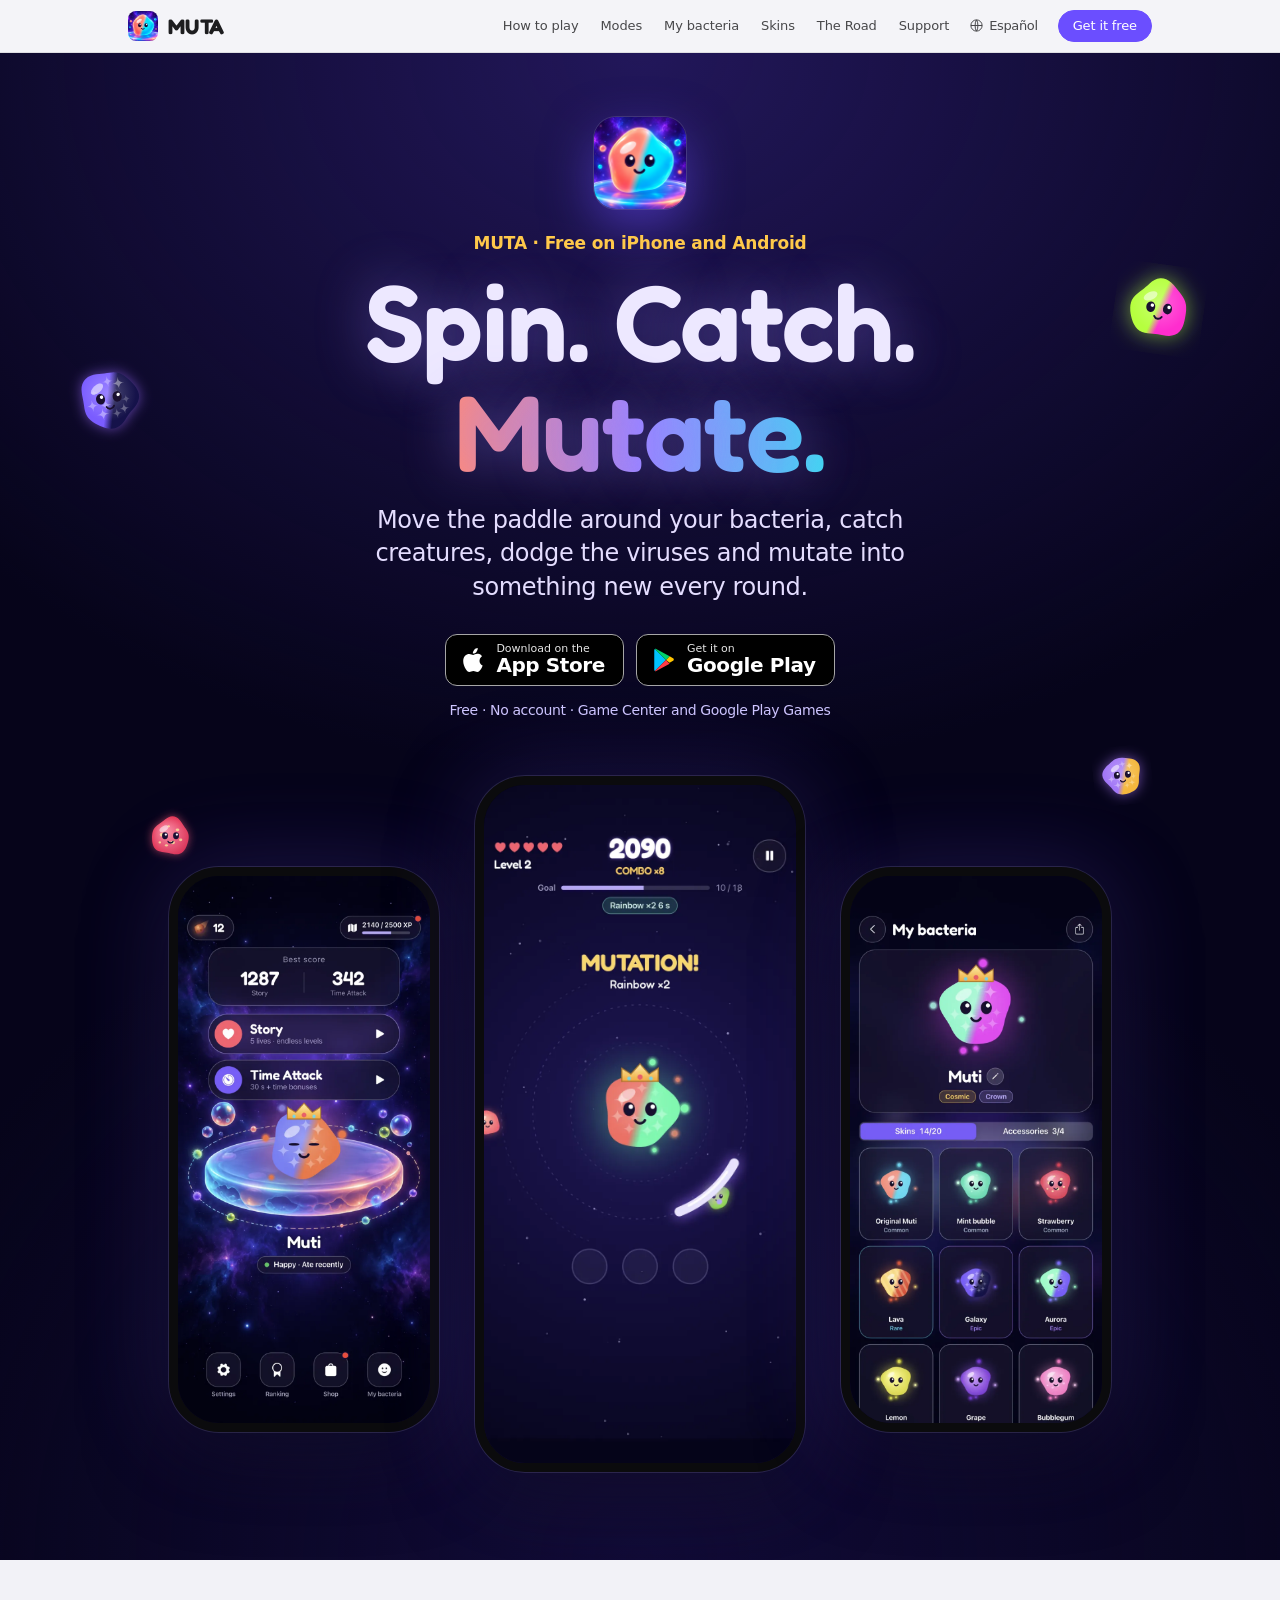
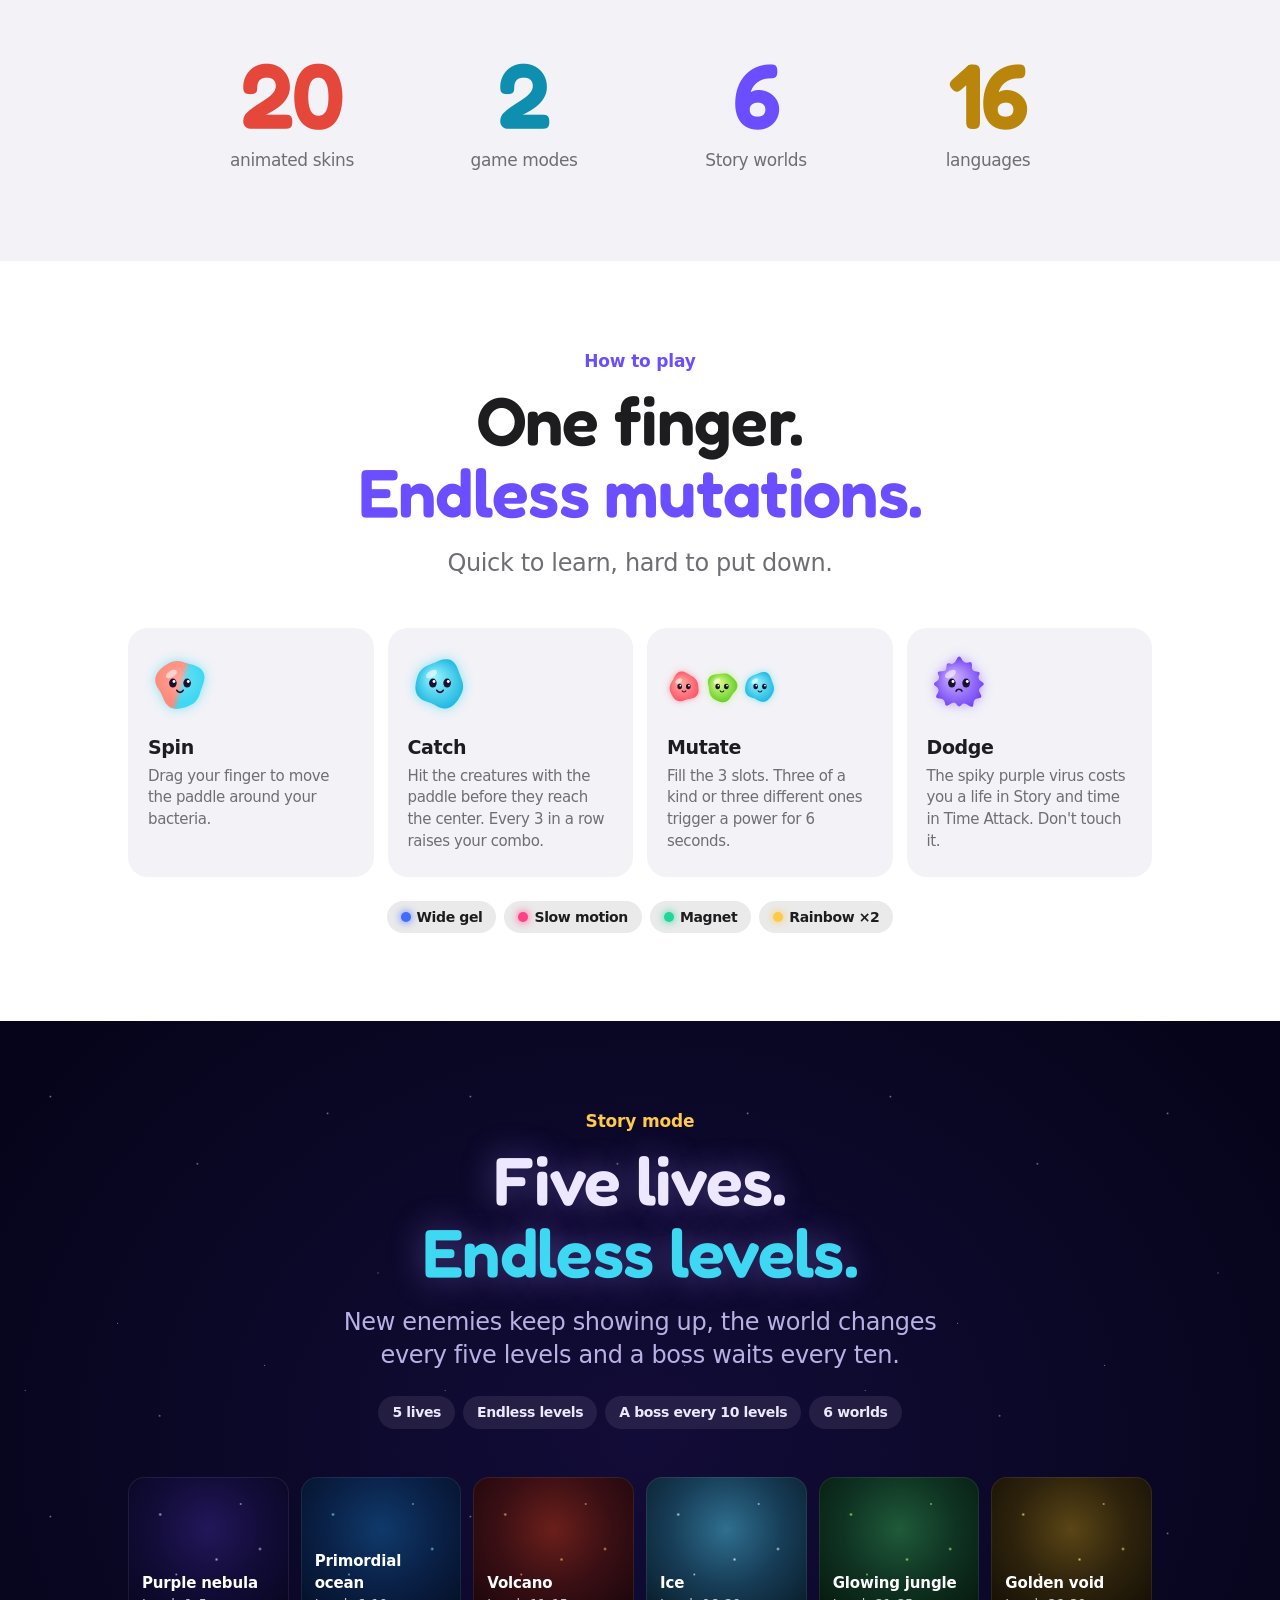
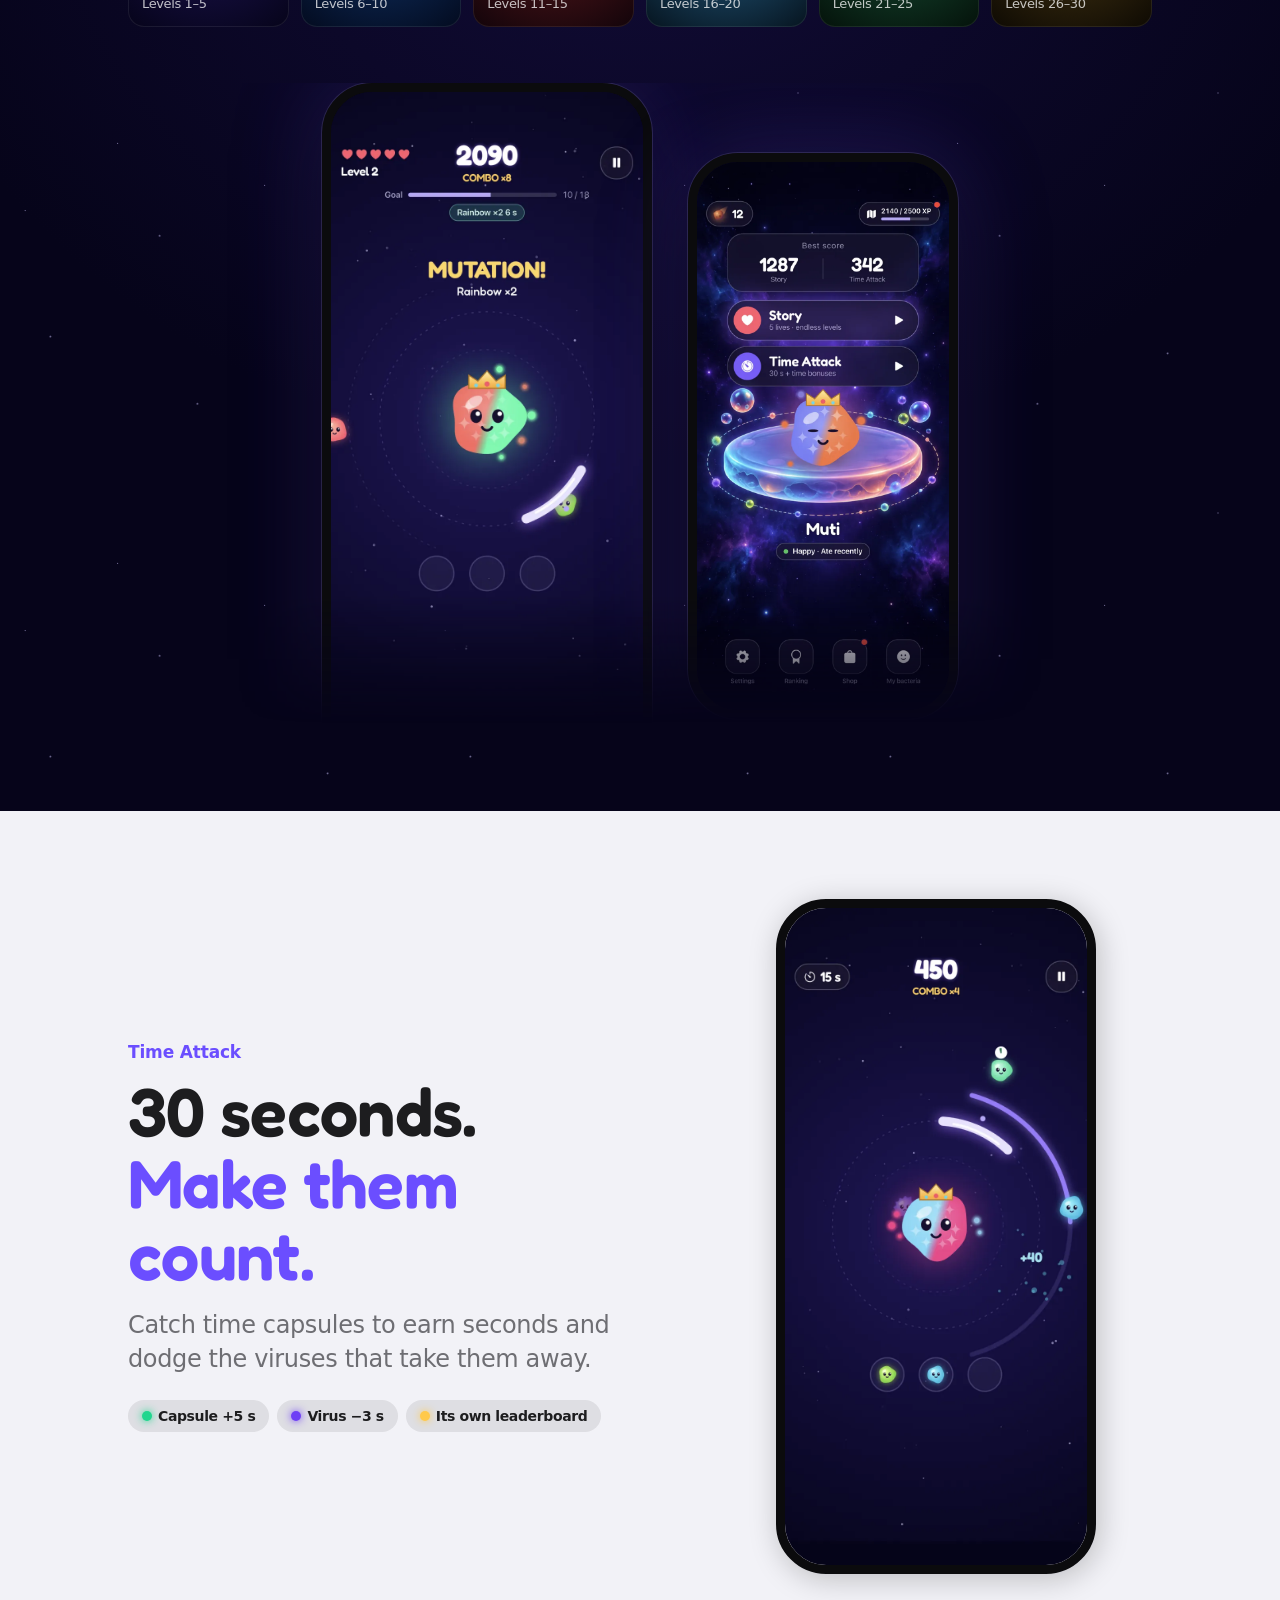
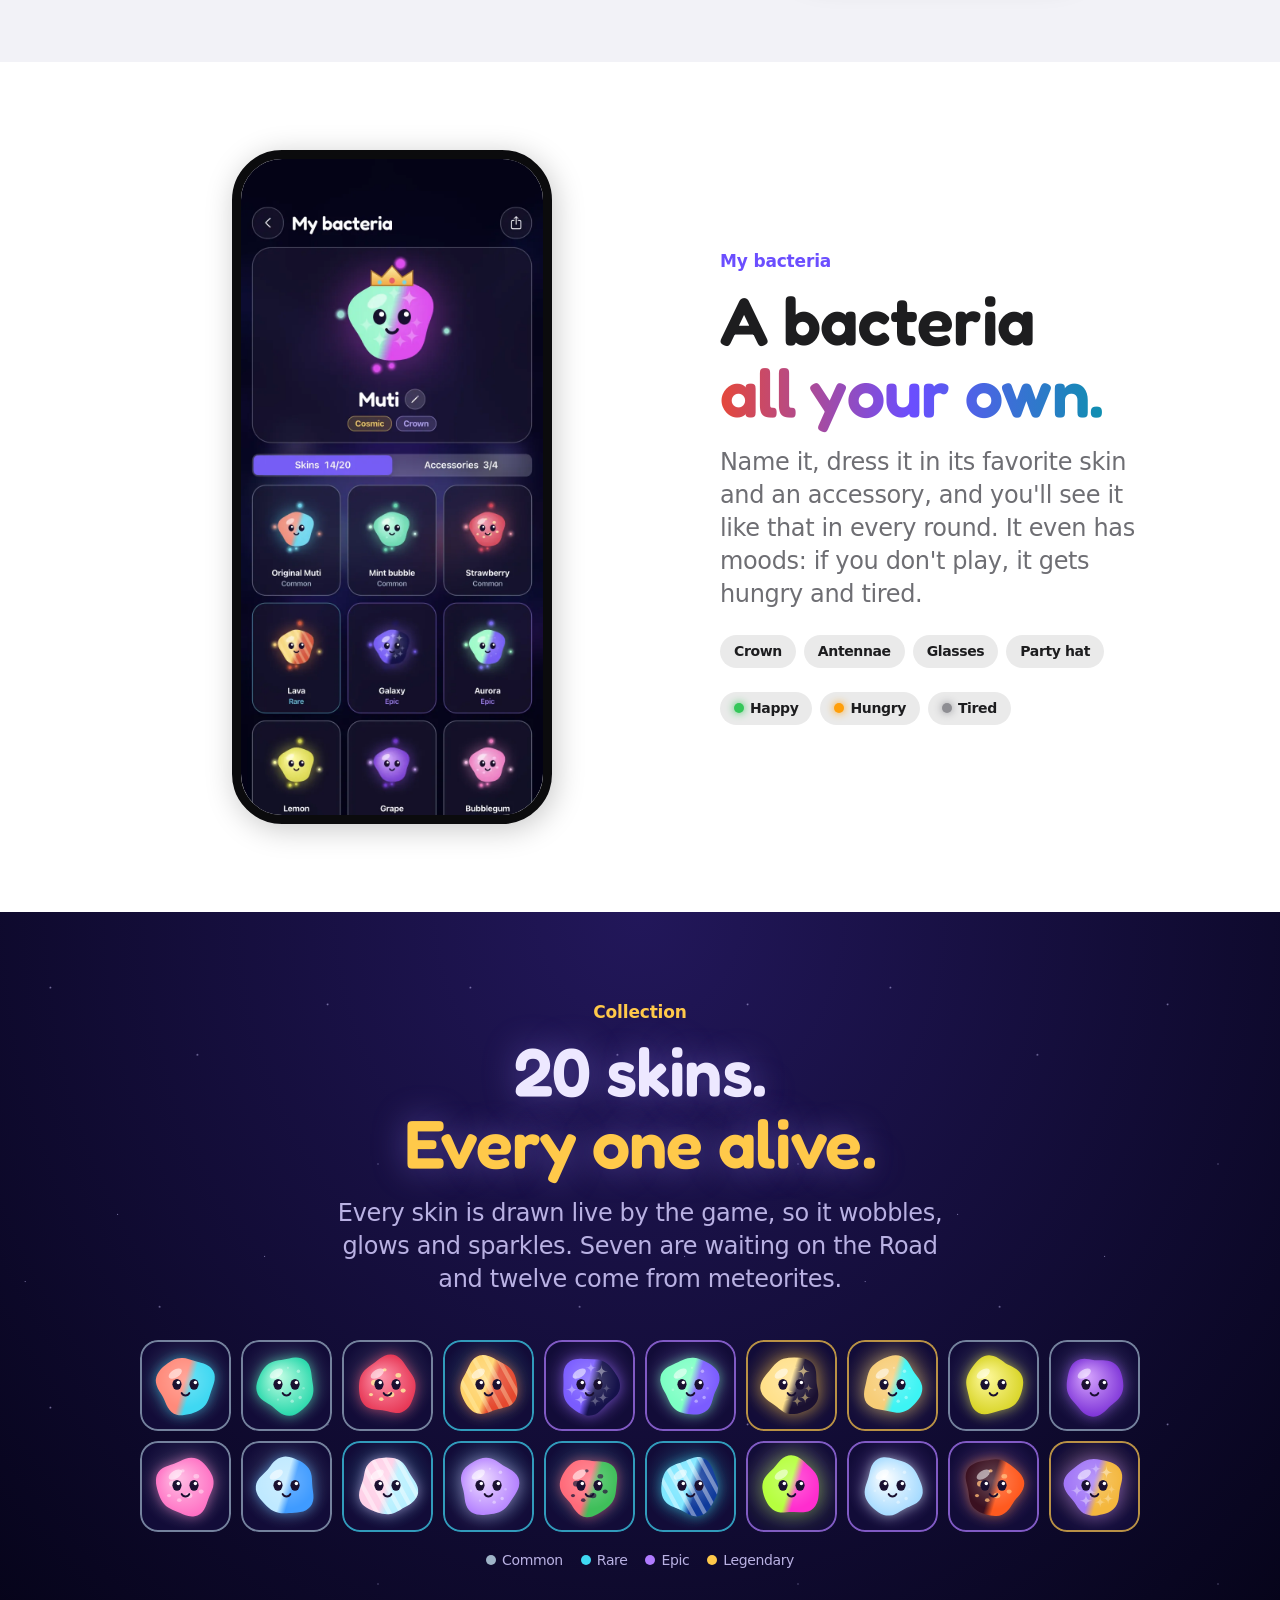
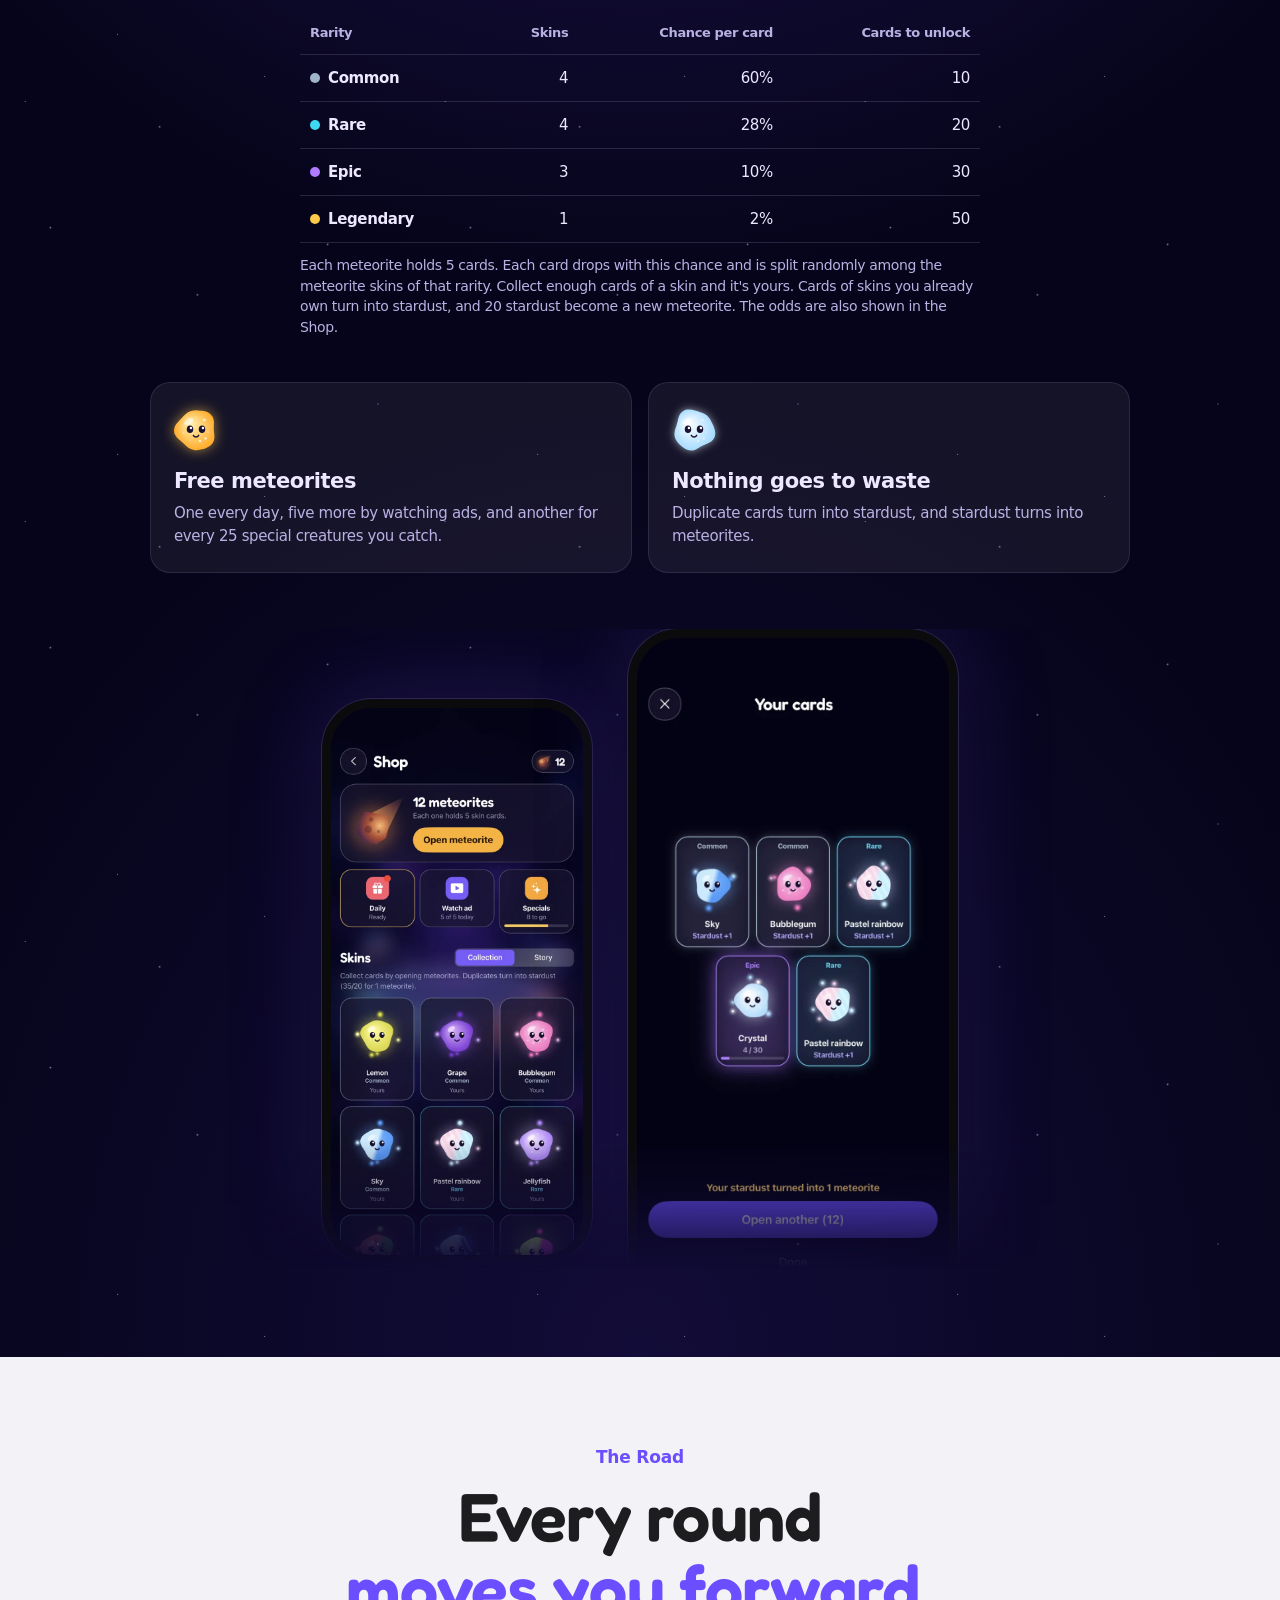
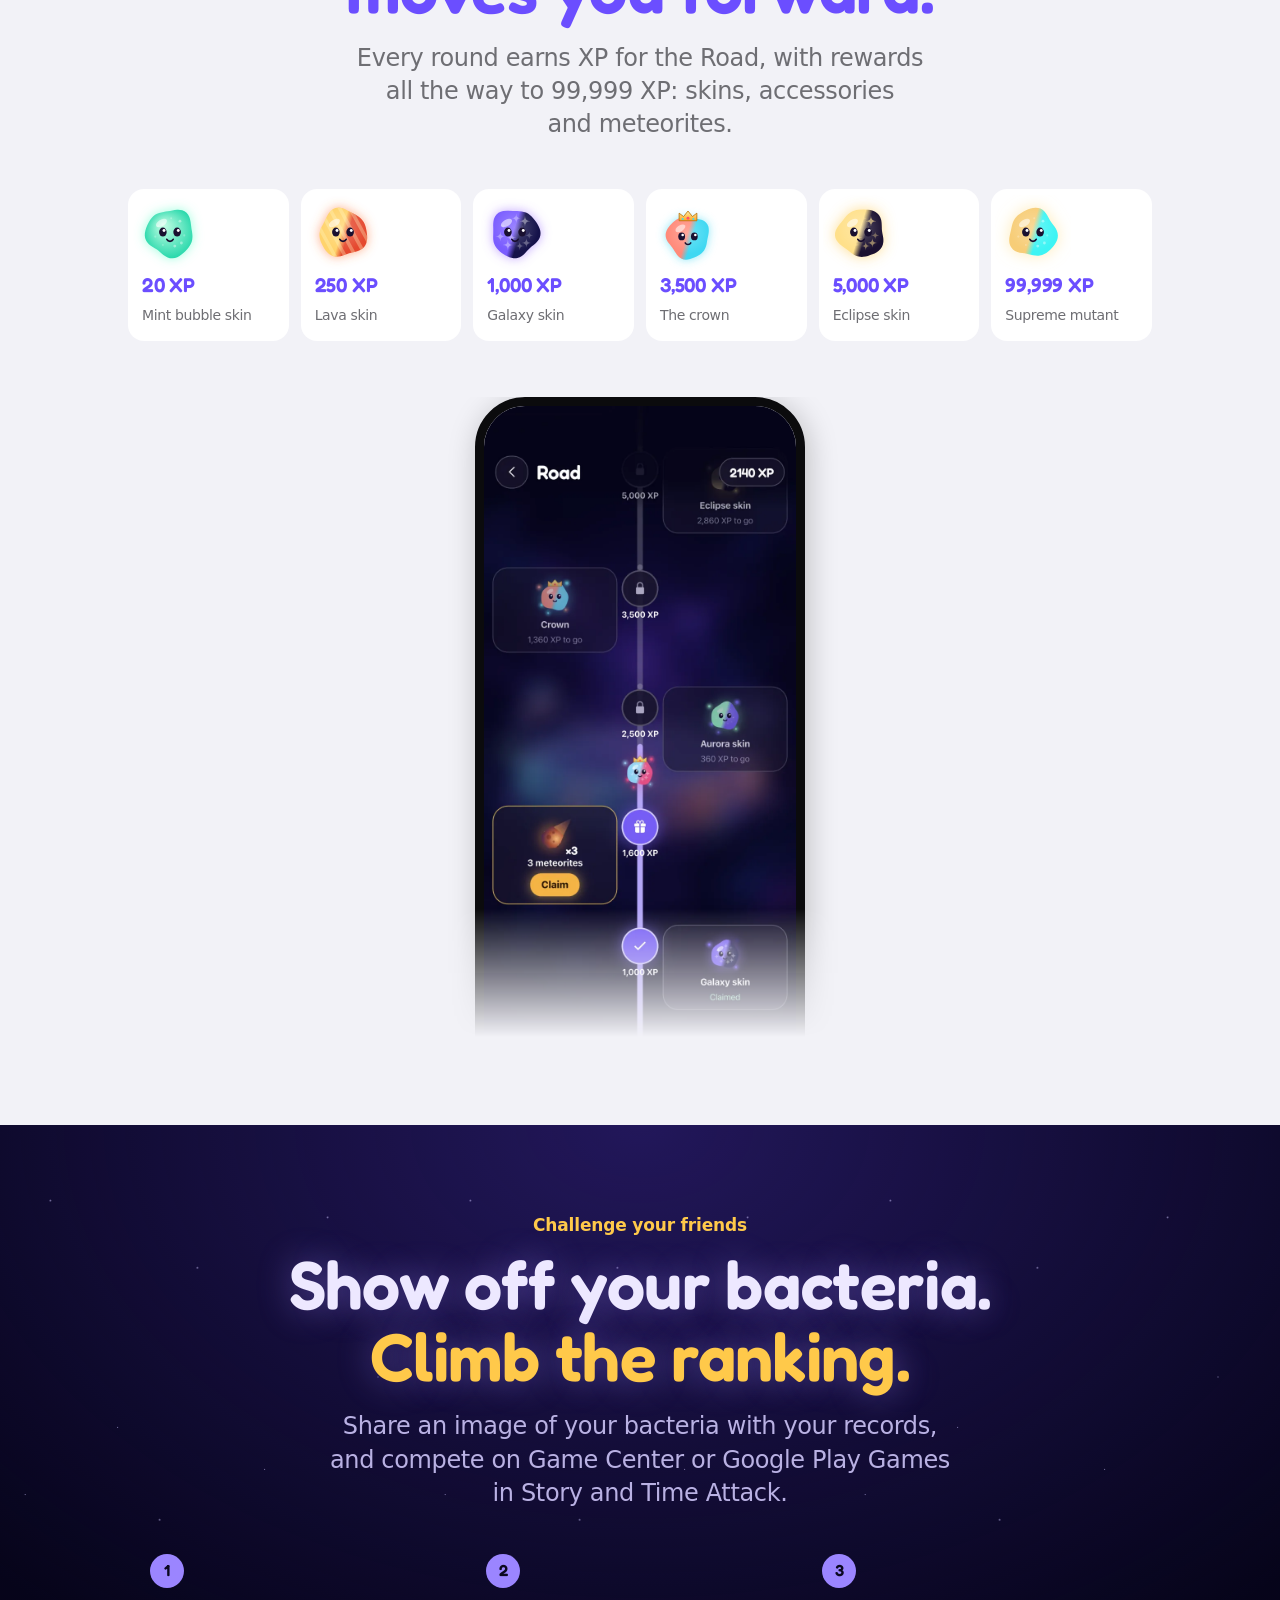
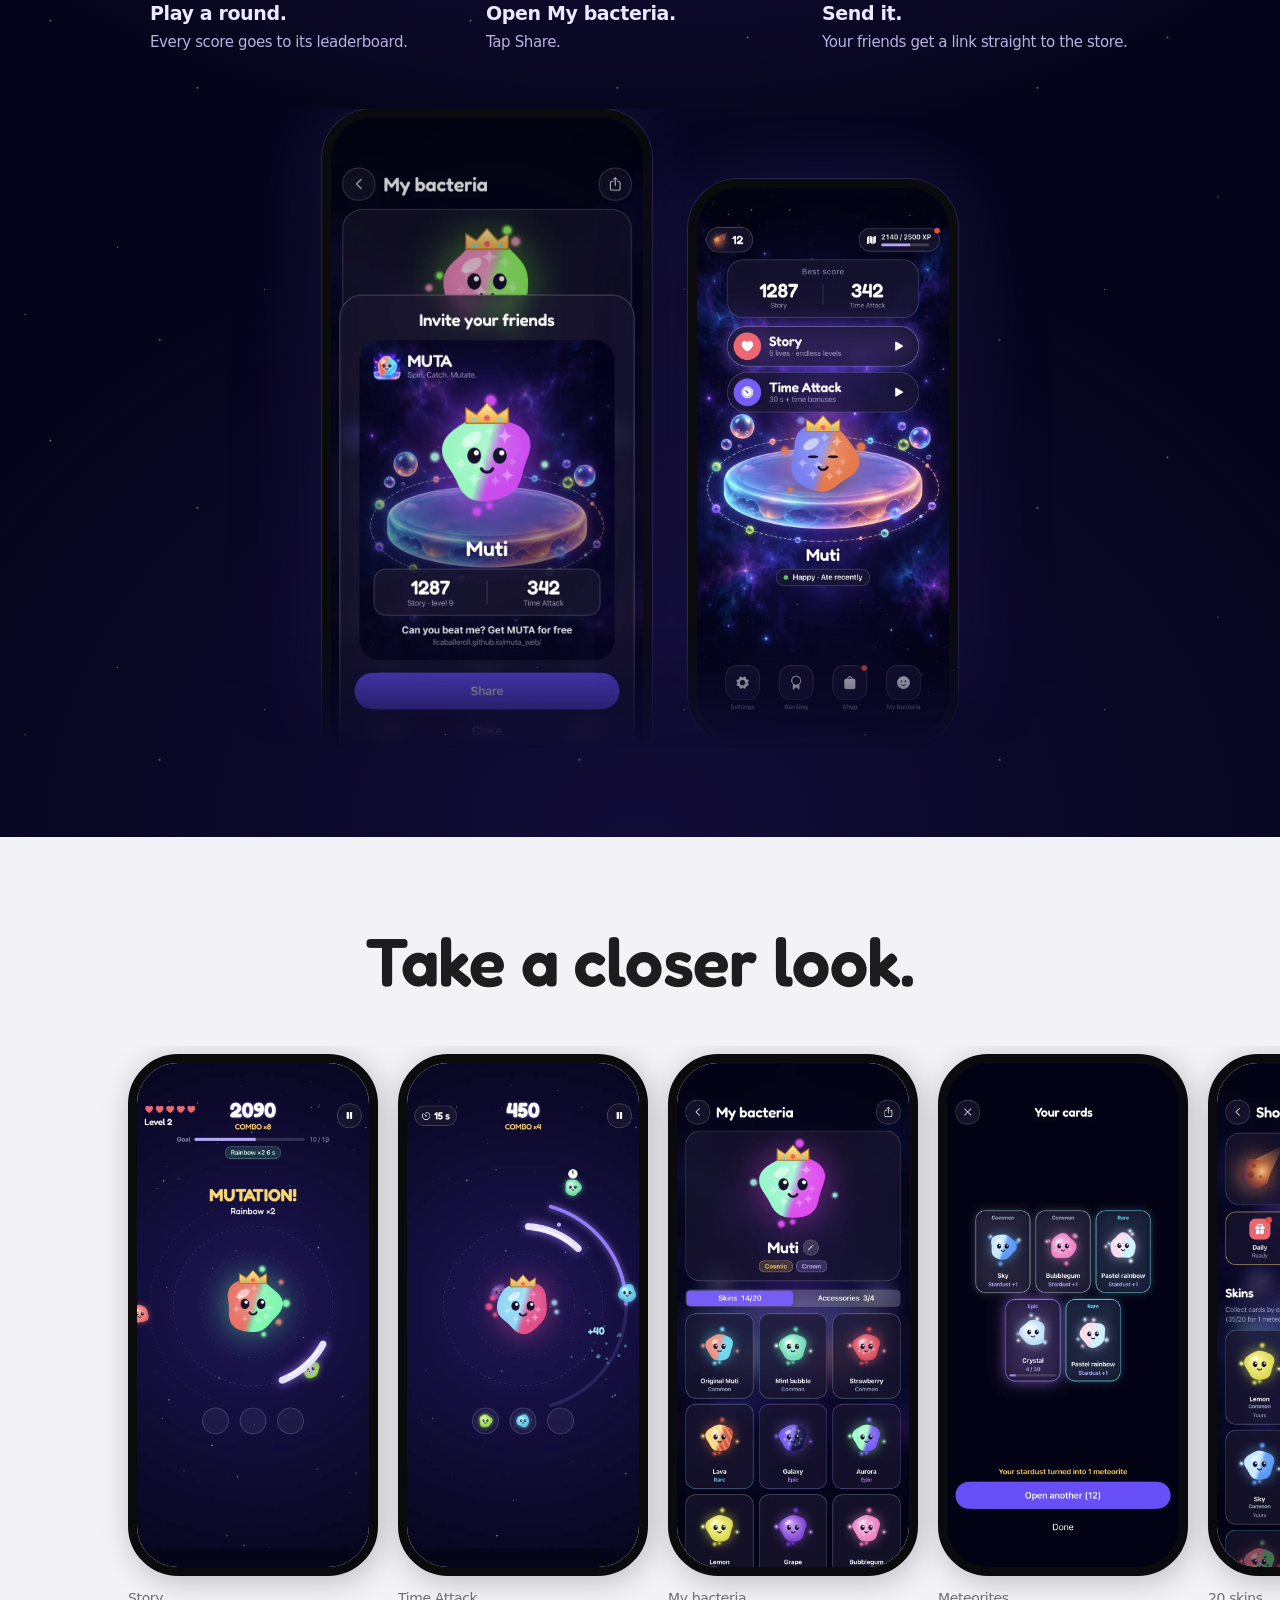
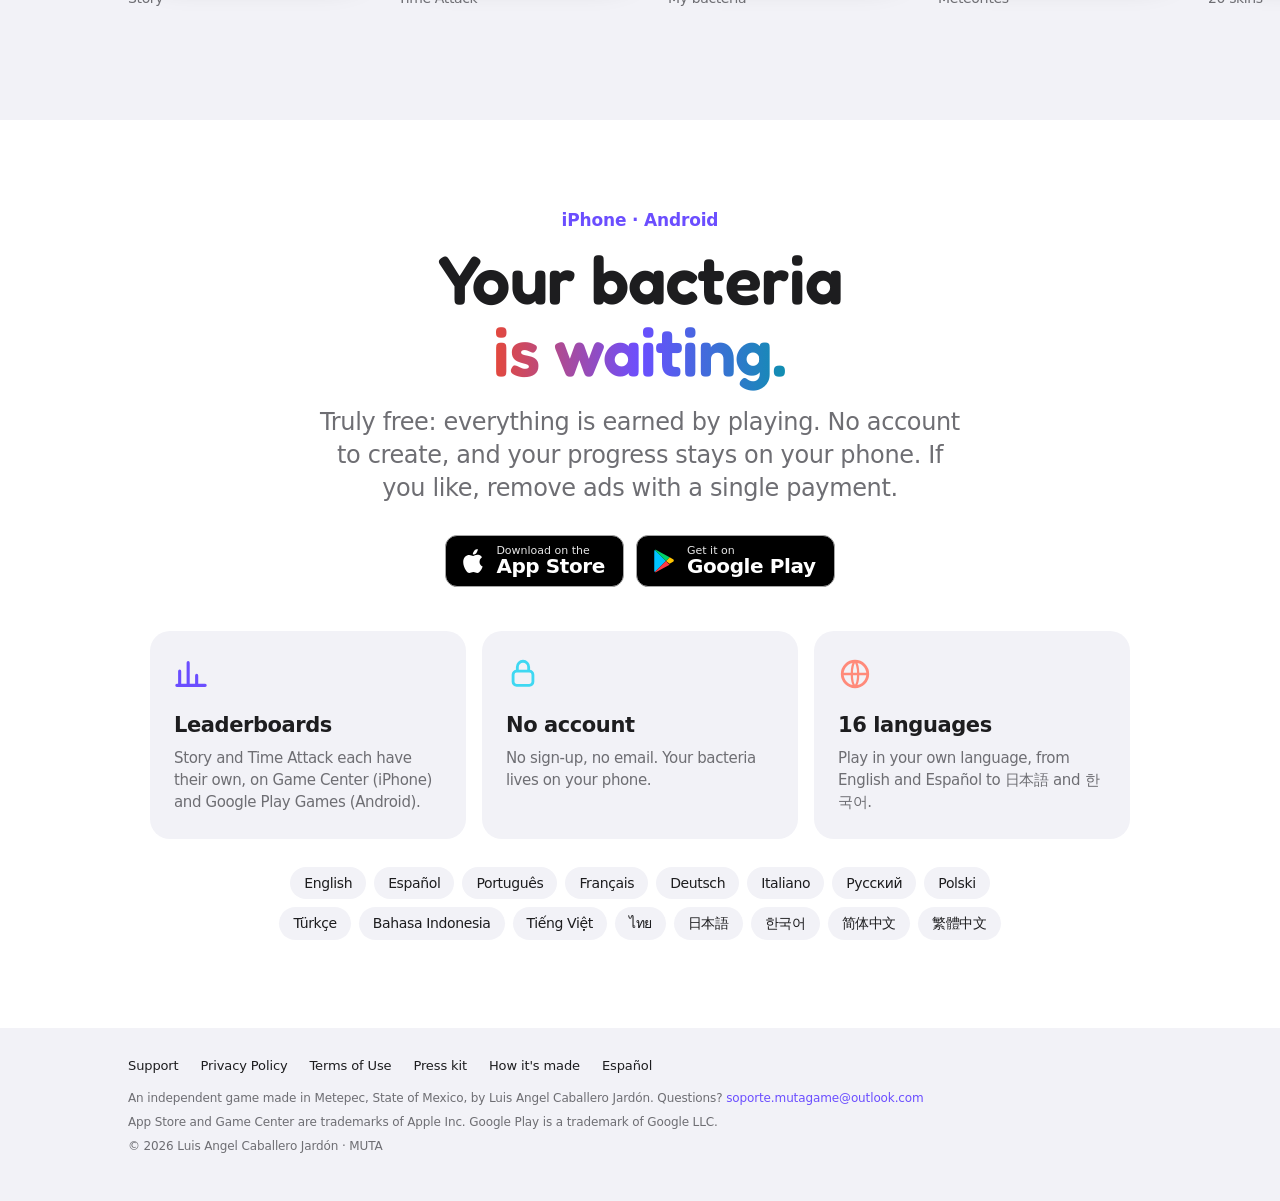
<file: index.html>
<!DOCTYPE html>
<html lang="en">
<head>
  <meta charset="utf-8">
  <meta name="viewport" content="width=device-width, initial-scale=1, viewport-fit=cover">
  <meta name="color-scheme" content="light dark">
  <title>MUTA · Spin. Catch. Mutate.</title>
  <meta name="description" content="A free arcade game for iPhone and Android. Spin the paddle around your bacteria, catch creatures, dodge viruses and mutate. Story and Time Attack modes, 20 animated skins, 16 languages.">
  <meta name="theme-color" content="#06041a">
  <meta name="apple-itunes-app" content="app-id=6829237403">
  <link rel="canonical" href="https://llcaballeroll.github.io/muta_web/">
  <link rel="alternate" hreflang="en" href="https://llcaballeroll.github.io/muta_web/">
  <link rel="alternate" hreflang="es" href="https://llcaballeroll.github.io/muta_web/es/">
  <link rel="alternate" hreflang="x-default" href="https://llcaballeroll.github.io/muta_web/">

  <meta property="og:type" content="website">
  <meta property="og:site_name" content="MUTA">
  <meta property="og:locale" content="en_US">
  <meta property="og:locale:alternate" content="es_MX">
  <meta property="og:title" content="MUTA · Spin. Catch. Mutate.">
  <meta property="og:description" content="Catch creatures, mutate and show off your bacteria. 20 skins, Story and Time Attack. Free on iPhone and Android.">
  <meta property="og:url" content="https://llcaballeroll.github.io/muta_web/">
  <meta property="og:image" content="https://llcaballeroll.github.io/muta_web/assets/img/og-image.jpg">
  <meta property="og:image:width" content="1200">
  <meta property="og:image:height" content="630">
  <meta property="og:image:alt" content="MUTA: the bacteria Muti floating in purple space">
  <meta name="twitter:card" content="summary_large_image">
  <meta name="twitter:title" content="MUTA · Spin. Catch. Mutate.">
  <meta name="twitter:description" content="Catch creatures, mutate and show off your bacteria. 20 skins, Story and Time Attack. Free on iPhone and Android.">
  <meta name="twitter:image" content="https://llcaballeroll.github.io/muta_web/assets/img/og-image.jpg">

  <link rel="icon" type="image/png" sizes="32x32" href="assets/img/favicon-32.png">
  <link rel="icon" type="image/png" sizes="192x192" href="assets/img/icon-192.png">
  <link rel="apple-touch-icon" href="assets/img/apple-touch-icon.png">
  <link rel="preconnect" href="https://fonts.googleapis.com">
  <link rel="preconnect" href="https://fonts.gstatic.com" crossorigin>
  <link rel="stylesheet" href="https://fonts.googleapis.com/css2?family=Fredoka:wght@500..700&amp;display=swap">
  <link rel="stylesheet" href="css/styles.css">

  <script type="application/ld+json">
{
  "@context": "https://schema.org",
  "@type": [
    "VideoGame",
    "MobileApplication"
  ],
  "name": "MUTA",
  "url": "https://llcaballeroll.github.io/muta_web/",
  "description": "A free arcade game for iPhone and Android. Spin the paddle around your bacteria, catch creatures, dodge viruses and mutate. Story and Time Attack modes, 20 animated skins, 16 languages.",
  "operatingSystem": "iOS, Android",
  "applicationCategory": "GameApplication",
  "genre": [
    "Arcade",
    "Casual"
  ],
  "playMode": "SinglePlayer",
  "gamePlatform": [
    "iPhone",
    "Android"
  ],
  "inLanguage": [
    "en",
    "es",
    "pt",
    "fr",
    "de",
    "it",
    "ru",
    "pl",
    "tr",
    "id",
    "vi",
    "th",
    "ja",
    "ko",
    "zh-Hans",
    "zh-Hant"
  ],
  "offers": {
    "@type": "Offer",
    "price": "0",
    "priceCurrency": "USD"
  },
  "author": {
    "@type": "Person",
    "name": "Luis Angel Caballero Jardón"
  },
  "image": "https://llcaballeroll.github.io/muta_web/assets/img/og-image.jpg",
  "screenshot": "https://llcaballeroll.github.io/muta_web/assets/shots/en/01-story.webp",
  "sameAs": [
    "https://apps.apple.com/us/app/muta-gira-y-muta/id6829237403",
    "https://play.google.com/store/apps/details?id=com.luiscaballero.muta"
  ]
}
  </script>
</head>
<body>
  <a class="skip-link" href="#main">Skip to content</a>

  <header class="nav">
    <nav class="wrap nav-inner" aria-label="Main">
      <a class="brand" href="./"><img src="assets/img/icon-192.png" alt="" width="30" height="30">MUTA</a>
      <div class="nav-links">
        <a href="#play">How to play</a>
        <a href="#modes">Modes</a>
        <a href="#bacteria">My bacteria</a>
        <a href="#skins">Skins</a>
        <a href="#road">The Road</a>
        <a href="support.html">Support</a>
      </div>
      <a class="lang" href="es/" hreflang="es" lang="es"><svg viewBox="0 0 24 24" aria-hidden="true"><circle cx="12" cy="12" r="9"/><path d="M3 12h18M12 3c3 3 3 15 0 18M12 3c-3 3-3 15 0 18"/></svg><span>Español</span></a>
      <a class="btn" href="./#get" data-smart-download>Get it free</a>
    </nav>
  </header>

  <main id="main">
    <!-- Hero: el fondo del Home del juego -->
    <section class="tile dark hero pad-b" aria-labelledby="hero-title">
      <div class="floaters" aria-hidden="true">
        <img class="b1" src="assets/img/bac/skin-galaxia.svg" alt="" width="256" height="256">
        <img class="b2" src="assets/img/bac/skin-neon.svg" alt="" width="256" height="256">
        <img class="b3" src="assets/img/bac/skin-fresa.svg" alt="" width="256" height="256">
        <img class="b4 rainbow" src="assets/img/bac/skin-cosmica.svg" alt="" width="256" height="256">
      </div>
      <div class="wrap">
        <img class="hero-icon" src="assets/img/icon-192.png" alt="" width="92" height="92">
        <p class="eyebrow">MUTA · Free on iPhone and Android</p>
        <h1 id="hero-title" class="display">Spin. Catch.<br><span class="grad">Mutate.</span></h1>
        <p class="lead">Move the paddle around your bacteria, catch creatures, dodge the viruses and mutate into something new every round.</p>
        <div class="stores">
          <a class="store" href="https://apps.apple.com/us/app/muta-gira-y-muta/id6829237403" target="_blank" rel="noopener" data-store="ios">
            <svg viewBox="0 0 24 24" aria-hidden="true"><path fill="currentColor" d="M16.37 1.43c0 1.14-.5 2.27-1.18 3.08-.74.9-1.99 1.57-2.99 1.57-.12 0-.23-.02-.3-.03-.01-.06-.04-.22-.04-.39 0-1.15.57-2.27 1.2-2.98.81-.94 2.15-1.64 3.25-1.68.03.13.06.28.06.43Zm4.56 15.71c-.03.07-.46 1.58-1.52 3.12-.94 1.34-1.94 2.71-3.43 2.71-1.52 0-1.9-.88-3.63-.88-1.7 0-2.3.91-3.67.91-1.38 0-2.33-1.26-3.43-2.8C4 18.38 2.97 15.57 2.97 12.92c0-4.28 2.8-6.55 5.55-6.55 1.45 0 2.67.95 3.6.95.86 0 2.22-1.01 3.9-1.01.61 0 2.89.06 4.37 2.19-.13.09-2.38 1.37-2.38 4.19 0 3.26 2.85 4.42 2.95 4.45Z"/></svg>
            <span><small>Download on the</small><strong>App Store</strong></span>
          </a>
          <a class="store" href="https://play.google.com/store/apps/details?id=com.luiscaballero.muta" target="_blank" rel="noopener" data-store="android">
            <svg viewBox="0 0 24 24" aria-hidden="true"><path fill="#00c3ff" d="M3.6 1.8 13.8 12 3.6 22.2c-.37-.2-.6-.6-.6-1.1V2.9c0-.5.23-.9.6-1.1Z"/><path fill="#ffc400" d="m17.2 8.6 3.2 1.8c.9.5.9 1.8 0 2.3l-3.2 1.8-3.4-2.5Z"/><path fill="#00d26a" d="M3.6 1.8c.36-.22.82-.22 1.2 0l12.4 6.8-3.4 3.4Z"/><path fill="#ff3a44" d="m13.8 12 3.4 3.4-12.4 6.8c-.38.22-.84.22-1.2 0Z"/></svg>
            <span><small>Get it on</small><strong>Google Play</strong></span>
          </a>
        </div>
        <p class="fineprint">Free · No account · Game Center and Google Play Games</p>
      </div>
      <div class="stage">
        <img class="screen side" src="assets/shots/en/07-home.webp" alt="Home screen with the bacteria on its platform" width="760" height="1652" loading="lazy">
        <img class="screen" src="assets/shots/en/01-story.webp" alt="A Story round: the bacteria in the center, creatures coming in and the paddle around it" width="760" height="1652" fetchpriority="high">
        <img class="screen side" src="assets/shots/en/03-bacteria.webp" alt="My bacteria screen with skins and accessories" width="760" height="1652" loading="lazy">
      </div>
    </section>

    <!-- Cifras -->
    <section class="tile alt pad-b" aria-label="The game in numbers">
      <div class="wrap">
        <div class="facts reveal">
          <div class="f1"><b>20</b><span>animated skins</span></div>
          <div class="f2"><b>2</b><span>game modes</span></div>
          <div class="f3"><b>6</b><span>Story worlds</span></div>
          <div class="f4"><b>16</b><span>languages</span></div>
        </div>
      </div>
    </section>

    <!-- Cómo se juega -->
    <section id="play" class="tile pad-b" aria-labelledby="play-title">
      <div class="wrap">
        <p class="eyebrow">How to play</p>
        <h2 id="play-title" class="headline reveal">One finger.<br><span class="c-violet">Endless mutations.</span></h2>
        <p class="lead reveal">Quick to learn, hard to put down.</p>
        <ol class="rules reveal">
          <li>
            <img class="art wobble" src="assets/img/bac/skin-muti.svg" alt="" width="256" height="256" loading="lazy">
            <strong>Spin</strong>
            <span>Drag your finger to move the paddle around your bacteria.</span>
          </li>
          <li>
            <img class="art" src="assets/img/bac/c-cyan.svg" alt="" width="256" height="256" loading="lazy">
            <strong>Catch</strong>
            <span>Hit the creatures with the paddle before they reach the center. Every 3 in a row raises your combo.</span>
          </li>
          <li>
            <div class="trio" aria-hidden="true"><img src="assets/img/bac/c-coral.svg" alt="" width="256" height="256" loading="lazy"><img src="assets/img/bac/c-lime.svg" alt="" width="256" height="256" loading="lazy"><img src="assets/img/bac/c-cyan.svg" alt="" width="256" height="256" loading="lazy"></div>
            <strong>Mutate</strong>
            <span>Fill the 3 slots. Three of a kind or three different ones trigger a power for 6 seconds.</span>
          </li>
          <li>
            <img class="art" src="assets/img/bac/c-virus.svg" alt="" width="256" height="256" loading="lazy">
            <strong>Dodge</strong>
            <span>The spiky purple virus costs you a life in Story and time in Time Attack. Don't touch it.</span>
          </li>
        </ol>
        <div class="chips reveal" aria-label="Powers">
          <span class="chip"><i style="--c:#3f6bff"></i>Wide gel</span>
          <span class="chip"><i style="--c:#ff3f86"></i>Slow motion</span>
          <span class="chip"><i style="--c:#20d69a"></i>Magnet</span>
          <span class="chip"><i style="--c:#ffc94a"></i>Rainbow ×2</span>
        </div>
      </div>
    </section>

    <!-- Historia -->
    <section id="modes" class="tile dark deep pad-b" aria-labelledby="story-title">
      <div class="wrap">
        <p class="eyebrow">Story mode</p>
        <h2 id="story-title" class="headline reveal">Five lives.<br><span class="c-cyan">Endless levels.</span></h2>
        <p class="lead reveal">New enemies keep showing up, the world changes every five levels and a boss waits every ten.</p>
        <div class="chips reveal"><span class="chip">5 lives</span><span class="chip">Endless levels</span><span class="chip">A boss every 10 levels</span><span class="chip">6 worlds</span></div>
        <ul class="worlds reveal" aria-label="The 6 worlds of Story mode">
          <li style="--i:#22175A;--m:#120C38;--d:#06041A;--s:#CFC6FF"><b>Purple nebula</b><span>Levels 1–5</span></li>
          <li style="--i:#0F3A6B;--m:#0A2147;--d:#030B1F;--s:#7FE7FF"><b>Primordial ocean</b><span>Levels 6–10</span></li>
          <li style="--i:#6B1F1A;--m:#3A0F14;--d:#12040A;--s:#FFB36B"><b>Volcano</b><span>Levels 11–15</span></li>
          <li style="--i:#2F6F8F;--m:#173D57;--d:#06141F;--s:#E6FBFF"><b>Ice</b><span>Levels 16–20</span></li>
          <li style="--i:#1F5A3A;--m:#0F3322;--d:#04120A;--s:#B6FF7A"><b>Glowing jungle</b><span>Levels 21–25</span></li>
          <li style="--i:#5A4515;--m:#2E230C;--d:#0E0A03;--s:#FFE08A"><b>Golden void</b><span>Levels 26–30</span></li>
        </ul>
      </div>
      <div class="stage crop">
        <img class="screen" src="assets/shots/en/01-story.webp" alt="A Story round with lives, level and goal at the top" width="760" height="1652" loading="lazy">
        <img class="screen side" src="assets/shots/en/07-home.webp" alt="" width="760" height="1652" loading="lazy">
      </div>
    </section>

    <!-- Contra reloj -->
    <section class="tile alt pad-b" aria-labelledby="time-title">
      <div class="wrap">
        <div class="split">
          <div>
            <p class="eyebrow">Time Attack</p>
            <h2 id="time-title" class="headline reveal">30 seconds.<br><span class="c-violet">Make them count.</span></h2>
            <p class="lead reveal">Catch time capsules to earn seconds and dodge the viruses that take them away.</p>
            <div class="chips reveal"><span class="chip"><i style="--c:#20d68e"></i>Capsule +5 s</span><span class="chip"><i style="--c:#6e3ff5"></i>Virus −3 s</span><span class="chip"><i style="--c:#ffc94a"></i>Its own leaderboard</span></div>
          </div>
          <img class="screen" src="assets/shots/en/02-time.webp" alt="A Time Attack round with the clock at the top" width="760" height="1652" loading="lazy">
        </div>
      </div>
    </section>

    <!-- Mi bacteria -->
    <section id="bacteria" class="tile pad-b" aria-labelledby="bac-title">
      <div class="wrap">
        <div class="split flip">
          <div>
            <p class="eyebrow">My bacteria</p>
            <h2 id="bac-title" class="headline reveal">A bacteria<br><span class="grad">all your own.</span></h2>
            <p class="lead reveal">Name it, dress it in its favorite skin and an accessory, and you'll see it like that in every round. It even has moods: if you don't play, it gets hungry and tired.</p>
            <div class="chips reveal"><span class="chip">Crown</span><span class="chip">Antennae</span><span class="chip">Glasses</span><span class="chip">Party hat</span></div>
            <div class="chips reveal" aria-label="Moods"><span class="chip"><i style="--c:#34c759"></i>Happy</span><span class="chip"><i style="--c:#ff9f0a"></i>Hungry</span><span class="chip"><i style="--c:#8e8e93"></i>Tired</span></div>
          </div>
          <img class="screen" src="assets/shots/en/03-bacteria.webp" alt="My bacteria: live preview, skins and accessories" width="760" height="1652" loading="lazy">
        </div>
      </div>
    </section>

    <!-- Skins y meteoritos -->
    <section id="skins" class="tile dark pad-b" aria-labelledby="skins-title">
      <div class="wrap">
        <p class="eyebrow">Collection</p>
        <h2 id="skins-title" class="headline reveal">20 skins.<br><span class="c-gold">Every one alive.</span></h2>
        <p class="lead reveal">Every skin is drawn live by the game, so it wobbles, glows and sparkles. Seven are waiting on the Road and twelve come from meteorites.</p>
        <ul class="skins reveal" aria-label="The 20 skins">
          <li style="--c:var(--r-common)"><img src="assets/img/bac/skin-muti.svg" alt="Original Muti · Common · starter" width="256" height="256" loading="lazy"></li>
          <li style="--c:var(--r-common)"><img src="assets/img/bac/skin-menta.svg" alt="Mint bubble · Common · the Road" width="256" height="256" loading="lazy"></li>
          <li style="--c:var(--r-common)"><img src="assets/img/bac/skin-fresa.svg" alt="Strawberry · Common · the Road" width="256" height="256" loading="lazy"></li>
          <li style="--c:var(--r-rare)"><img src="assets/img/bac/skin-lava.svg" alt="Lava · Rare · the Road" width="256" height="256" loading="lazy"></li>
          <li style="--c:var(--r-epic)"><img src="assets/img/bac/skin-galaxia.svg" alt="Galaxy · Epic · the Road" width="256" height="256" loading="lazy"></li>
          <li style="--c:var(--r-epic)"><img src="assets/img/bac/skin-aurora.svg" alt="Aurora · Epic · the Road" width="256" height="256" loading="lazy"></li>
          <li style="--c:var(--r-legendary)"><img src="assets/img/bac/skin-eclipse.svg" alt="Eclipse · Legendary · the Road" width="256" height="256" loading="lazy"></li>
          <li style="--c:var(--r-legendary)"><img class="rainbow" src="assets/img/bac/skin-supremo.svg" alt="Supreme mutant · Legendary · the Road" width="256" height="256" loading="lazy"></li>
          <li style="--c:var(--r-common)"><img src="assets/img/bac/skin-limon.svg" alt="Lemon · Common · meteorites" width="256" height="256" loading="lazy"></li>
          <li style="--c:var(--r-common)"><img src="assets/img/bac/skin-uva.svg" alt="Grape · Common · meteorites" width="256" height="256" loading="lazy"></li>
          <li style="--c:var(--r-common)"><img src="assets/img/bac/skin-chicle.svg" alt="Bubblegum · Common · meteorites" width="256" height="256" loading="lazy"></li>
          <li style="--c:var(--r-common)"><img src="assets/img/bac/skin-cielo.svg" alt="Sky · Common · meteorites" width="256" height="256" loading="lazy"></li>
          <li style="--c:var(--r-rare)"><img src="assets/img/bac/skin-pastel.svg" alt="Pastel rainbow · Rare · meteorites" width="256" height="256" loading="lazy"></li>
          <li style="--c:var(--r-rare)"><img src="assets/img/bac/skin-medusa.svg" alt="Jellyfish · Rare · meteorites" width="256" height="256" loading="lazy"></li>
          <li style="--c:var(--r-rare)"><img src="assets/img/bac/skin-sandia.svg" alt="Watermelon · Rare · meteorites" width="256" height="256" loading="lazy"></li>
          <li style="--c:var(--r-rare)"><img src="assets/img/bac/skin-oceano.svg" alt="Ocean · Rare · meteorites" width="256" height="256" loading="lazy"></li>
          <li style="--c:var(--r-epic)"><img src="assets/img/bac/skin-neon.svg" alt="Neon · Epic · meteorites" width="256" height="256" loading="lazy"></li>
          <li style="--c:var(--r-epic)"><img src="assets/img/bac/skin-cristal.svg" alt="Crystal · Epic · meteorites" width="256" height="256" loading="lazy"></li>
          <li style="--c:var(--r-epic)"><img src="assets/img/bac/skin-magma.svg" alt="Magma · Epic · meteorites" width="256" height="256" loading="lazy"></li>
          <li style="--c:var(--r-legendary)"><img class="rainbow" src="assets/img/bac/skin-cosmica.svg" alt="Cosmic · Legendary · meteorites" width="256" height="256" loading="lazy"></li>
        </ul>
        <div class="legend" aria-hidden="true">
          <span><i style="--c:var(--r-common)"></i>Common</span>
          <span><i style="--c:var(--r-rare)"></i>Rare</span>
          <span><i style="--c:var(--r-epic)"></i>Epic</span>
          <span><i style="--c:var(--r-legendary)"></i>Legendary</span>
        </div>
        <table class="odds reveal">
          <caption>Each meteorite holds 5 cards. Each card drops with this chance and is split randomly among the meteorite skins of that rarity. Collect enough cards of a skin and it's yours. Cards of skins you already own turn into stardust, and 20 stardust become a new meteorite. The odds are also shown in the Shop.</caption>
          <thead><tr><th scope="col">Rarity</th><th scope="col">Skins</th><th scope="col">Chance per card</th><th scope="col">Cards to unlock</th></tr></thead>
          <tbody>
            <tr style="--c:var(--r-common)"><th scope="row">Common</th><td>4</td><td>60%</td><td>10</td></tr>
            <tr style="--c:var(--r-rare)"><th scope="row">Rare</th><td>4</td><td>28%</td><td>20</td></tr>
            <tr style="--c:var(--r-epic)"><th scope="row">Epic</th><td>3</td><td>10%</td><td>30</td></tr>
            <tr style="--c:var(--r-legendary)"><th scope="row">Legendary</th><td>1</td><td>2%</td><td>50</td></tr>
          </tbody>
        </table>
        <div class="cards reveal">
          <article class="card"><img src="assets/img/bac/c-gold.svg" alt="" width="256" height="256" loading="lazy"><h3>Free meteorites</h3><p>One every day, five more by watching ads, and another for every 25 special creatures you catch.</p></article>
          <article class="card"><img src="assets/img/bac/skin-cristal.svg" alt="" width="256" height="256" loading="lazy"><h3>Nothing goes to waste</h3><p>Duplicate cards turn into stardust, and stardust turns into meteorites.</p></article>
        </div>
      </div>
      <div class="stage crop">
        <img class="screen side" src="assets/shots/en/05-skins.webp" alt="Skin collection" width="760" height="1652" loading="lazy">
        <img class="screen" src="assets/shots/en/04-meteor.webp" alt="Shop with meteorites, the daily meteorite and the odds" width="760" height="1652" loading="lazy">
      </div>
    </section>

    <!-- El Camino -->
    <section id="road" class="tile alt pad-b" aria-labelledby="road-title">
      <div class="wrap">
        <p class="eyebrow">The Road</p>
        <h2 id="road-title" class="headline reveal">Every round<br><span class="c-violet">moves you forward.</span></h2>
        <p class="lead reveal">Every round earns XP for the Road, with rewards all the way to 99,999 XP: skins, accessories and meteorites.</p>
        <ol class="road reveal">
          <li><img src="assets/img/bac/skin-menta.svg" alt="" width="256" height="256" loading="lazy"><b>20 XP</b><span>Mint bubble skin</span></li>
          <li><img src="assets/img/bac/skin-lava.svg" alt="" width="256" height="256" loading="lazy"><b>250 XP</b><span>Lava skin</span></li>
          <li><img src="assets/img/bac/skin-galaxia.svg" alt="" width="256" height="256" loading="lazy"><b>1,000 XP</b><span>Galaxy skin</span></li>
          <li><img src="assets/img/bac/muti-crown.svg" alt="" width="256" height="288" loading="lazy"><b>3,500 XP</b><span>The crown</span></li>
          <li><img src="assets/img/bac/skin-eclipse.svg" alt="" width="256" height="256" loading="lazy"><b>5,000 XP</b><span>Eclipse skin</span></li>
          <li><img class="rainbow" src="assets/img/bac/skin-supremo.svg" alt="" width="256" height="256" loading="lazy"><b>99,999 XP</b><span>Supreme mutant</span></li>
        </ol>
      </div>
      <div class="stage crop">
        <img class="screen" src="assets/shots/en/06-camino.webp" alt="The Road with its milestones and rewards" width="760" height="1652" loading="lazy">
      </div>
    </section>

    <!-- Compartir y ranking -->
    <section id="share" class="tile dark pad-b" aria-labelledby="share-title">
      <div class="wrap">
        <p class="eyebrow">Challenge your friends</p>
        <h2 id="share-title" class="headline reveal">Show off your bacteria.<br><span class="c-gold">Climb the ranking.</span></h2>
        <p class="lead reveal">Share an image of your bacteria with your records, and compete on Game Center or Google Play Games in Story and Time Attack.</p>
        <ol class="steps reveal">
          <li><strong>Play a round.</strong><span>Every score goes to its leaderboard.</span></li>
          <li><strong>Open My bacteria.</strong><span>Tap Share.</span></li>
          <li><strong>Send it.</strong><span>Your friends get a link straight to the store.</span></li>
        </ol>
      </div>
      <div class="stage crop">
        <img class="screen" src="assets/shots/en/08-share.webp" alt="Image to share with the bacteria and its records" width="760" height="1652" loading="lazy">
        <img class="screen side" src="assets/shots/en/07-home.webp" alt="" width="760" height="1652" loading="lazy">
      </div>
    </section>

    <!-- Galería -->
    <section class="tile alt" aria-labelledby="gallery-title">
      <div class="wrap">
        <h2 id="gallery-title" class="headline">Take a closer look.</h2>
      </div>
      <div class="gallery">
        <div class="gallery-track" tabindex="0" role="group" aria-label="Screenshots, scroll sideways">
          <figure><img class="screen" src="assets/shots/en/01-story.webp" alt="" width="760" height="1652" loading="lazy"><figcaption>Story</figcaption></figure>
          <figure><img class="screen" src="assets/shots/en/02-time.webp" alt="" width="760" height="1652" loading="lazy"><figcaption>Time Attack</figcaption></figure>
          <figure><img class="screen" src="assets/shots/en/03-bacteria.webp" alt="" width="760" height="1652" loading="lazy"><figcaption>My bacteria</figcaption></figure>
          <figure><img class="screen" src="assets/shots/en/04-meteor.webp" alt="" width="760" height="1652" loading="lazy"><figcaption>Meteorites</figcaption></figure>
          <figure><img class="screen" src="assets/shots/en/05-skins.webp" alt="" width="760" height="1652" loading="lazy"><figcaption>20 skins</figcaption></figure>
          <figure><img class="screen" src="assets/shots/en/06-camino.webp" alt="" width="760" height="1652" loading="lazy"><figcaption>The Road</figcaption></figure>
          <figure><img class="screen" src="assets/shots/en/07-home.webp" alt="" width="760" height="1652" loading="lazy"><figcaption>Home</figcaption></figure>
          <figure><img class="screen" src="assets/shots/en/08-share.webp" alt="" width="760" height="1652" loading="lazy"><figcaption>Share</figcaption></figure>
        </div>
      </div>
    </section>

    <!-- Descargar -->
    <section id="get" class="tile pad-b" aria-labelledby="get-title">
      <div class="wrap">
        <p class="eyebrow">iPhone · Android</p>
        <h2 id="get-title" class="headline reveal">Your bacteria<br><span class="grad">is waiting.</span></h2>
        <p class="lead reveal">Truly free: everything is earned by playing. No account to create, and your progress stays on your phone. If you like, remove ads with a single payment.</p>
        <div class="stores reveal">
          <a class="store" href="https://apps.apple.com/us/app/muta-gira-y-muta/id6829237403" target="_blank" rel="noopener" data-store="ios">
            <svg viewBox="0 0 24 24" aria-hidden="true"><path fill="currentColor" d="M16.37 1.43c0 1.14-.5 2.27-1.18 3.08-.74.9-1.99 1.57-2.99 1.57-.12 0-.23-.02-.3-.03-.01-.06-.04-.22-.04-.39 0-1.15.57-2.27 1.2-2.98.81-.94 2.15-1.64 3.25-1.68.03.13.06.28.06.43Zm4.56 15.71c-.03.07-.46 1.58-1.52 3.12-.94 1.34-1.94 2.71-3.43 2.71-1.52 0-1.9-.88-3.63-.88-1.7 0-2.3.91-3.67.91-1.38 0-2.33-1.26-3.43-2.8C4 18.38 2.97 15.57 2.97 12.92c0-4.28 2.8-6.55 5.55-6.55 1.45 0 2.67.95 3.6.95.86 0 2.22-1.01 3.9-1.01.61 0 2.89.06 4.37 2.19-.13.09-2.38 1.37-2.38 4.19 0 3.26 2.85 4.42 2.95 4.45Z"/></svg>
            <span><small>Download on the</small><strong>App Store</strong></span>
          </a>
          <a class="store" href="https://play.google.com/store/apps/details?id=com.luiscaballero.muta" target="_blank" rel="noopener" data-store="android">
            <svg viewBox="0 0 24 24" aria-hidden="true"><path fill="#00c3ff" d="M3.6 1.8 13.8 12 3.6 22.2c-.37-.2-.6-.6-.6-1.1V2.9c0-.5.23-.9.6-1.1Z"/><path fill="#ffc400" d="m17.2 8.6 3.2 1.8c.9.5.9 1.8 0 2.3l-3.2 1.8-3.4-2.5Z"/><path fill="#00d26a" d="M3.6 1.8c.36-.22.82-.22 1.2 0l12.4 6.8-3.4 3.4Z"/><path fill="#ff3a44" d="m13.8 12 3.4 3.4-12.4 6.8c-.38.22-.84.22-1.2 0Z"/></svg>
            <span><small>Get it on</small><strong>Google Play</strong></span>
          </a>
        </div>
        <div class="cards reveal">
          <article class="card">
            <svg viewBox="0 0 24 24" aria-hidden="true"><path d="M4 20V10M10 20V4M16 20v-7M22 20H2" fill="none" stroke="#6b4eff" stroke-width="2.2" stroke-linecap="round"/></svg>
            <h3>Leaderboards</h3>
            <p>Story and Time Attack each have their own, on Game Center (iPhone) and Google Play Games (Android).</p>
          </article>
          <article class="card">
            <svg viewBox="0 0 24 24" aria-hidden="true"><rect x="5" y="10" width="14" height="10" rx="2.5" fill="none" stroke="#3fd8f2" stroke-width="2"/><path d="M8 10V7a4 4 0 0 1 8 0v3" fill="none" stroke="#3fd8f2" stroke-width="2"/></svg>
            <h3>No account</h3>
            <p>No sign-up, no email. Your bacteria lives on your phone.</p>
          </article>
          <article class="card">
            <svg viewBox="0 0 24 24" aria-hidden="true"><circle cx="12" cy="12" r="9" fill="none" stroke="#ff8a7a" stroke-width="2"/><path d="M3 12h18M12 3c3 3 3 15 0 18M12 3c-3 3-3 15 0 18" fill="none" stroke="#ff8a7a" stroke-width="1.6"/></svg>
            <h3>16 languages</h3>
            <p>Play in your own language, from English and Español to 日本語 and 한국어.</p>
          </article>
        </div>
        <ul class="langs reveal" aria-label="Available languages">
          <li lang="en">English</li><li lang="es">Español</li><li lang="pt">Português</li><li lang="fr">Français</li><li lang="de">Deutsch</li><li lang="it">Italiano</li><li lang="ru">Русский</li><li lang="pl">Polski</li><li lang="tr">Türkçe</li><li lang="id">Bahasa Indonesia</li><li lang="vi">Tiếng Việt</li><li lang="th">ไทย</li><li lang="ja">日本語</li><li lang="ko">한국어</li><li lang="zh-Hans">简体中文</li><li lang="zh-Hant">繁體中文</li>
        </ul>
      </div>
    </section>
  </main>

  <footer class="footer">
    <div class="wrap">
      <div class="footer-links">
        <a href="support.html">Support</a>
        <a href="privacy.html">Privacy Policy</a>
        <a href="terms.html">Terms of Use</a>
        <a href="presskit.html">Press kit</a>
        <a href="technical.html">How it's made</a>
        <a href="es/" hreflang="es" lang="es">Español</a>
      </div>
      <p>An independent game made in Metepec, State of Mexico, by Luis Angel Caballero Jardón. Questions? <a href="mailto:soporte.mutagame@outlook.com">soporte.mutagame@outlook.com</a></p>
      <p>App Store and Game Center are trademarks of Apple Inc. Google Play is a trademark of Google LLC.</p>
      <p>© 2026 Luis Angel Caballero Jardón · MUTA</p>
    </div>
  </footer>
  <script src="js/site.js" defer></script>
</body>
</html>
</file>
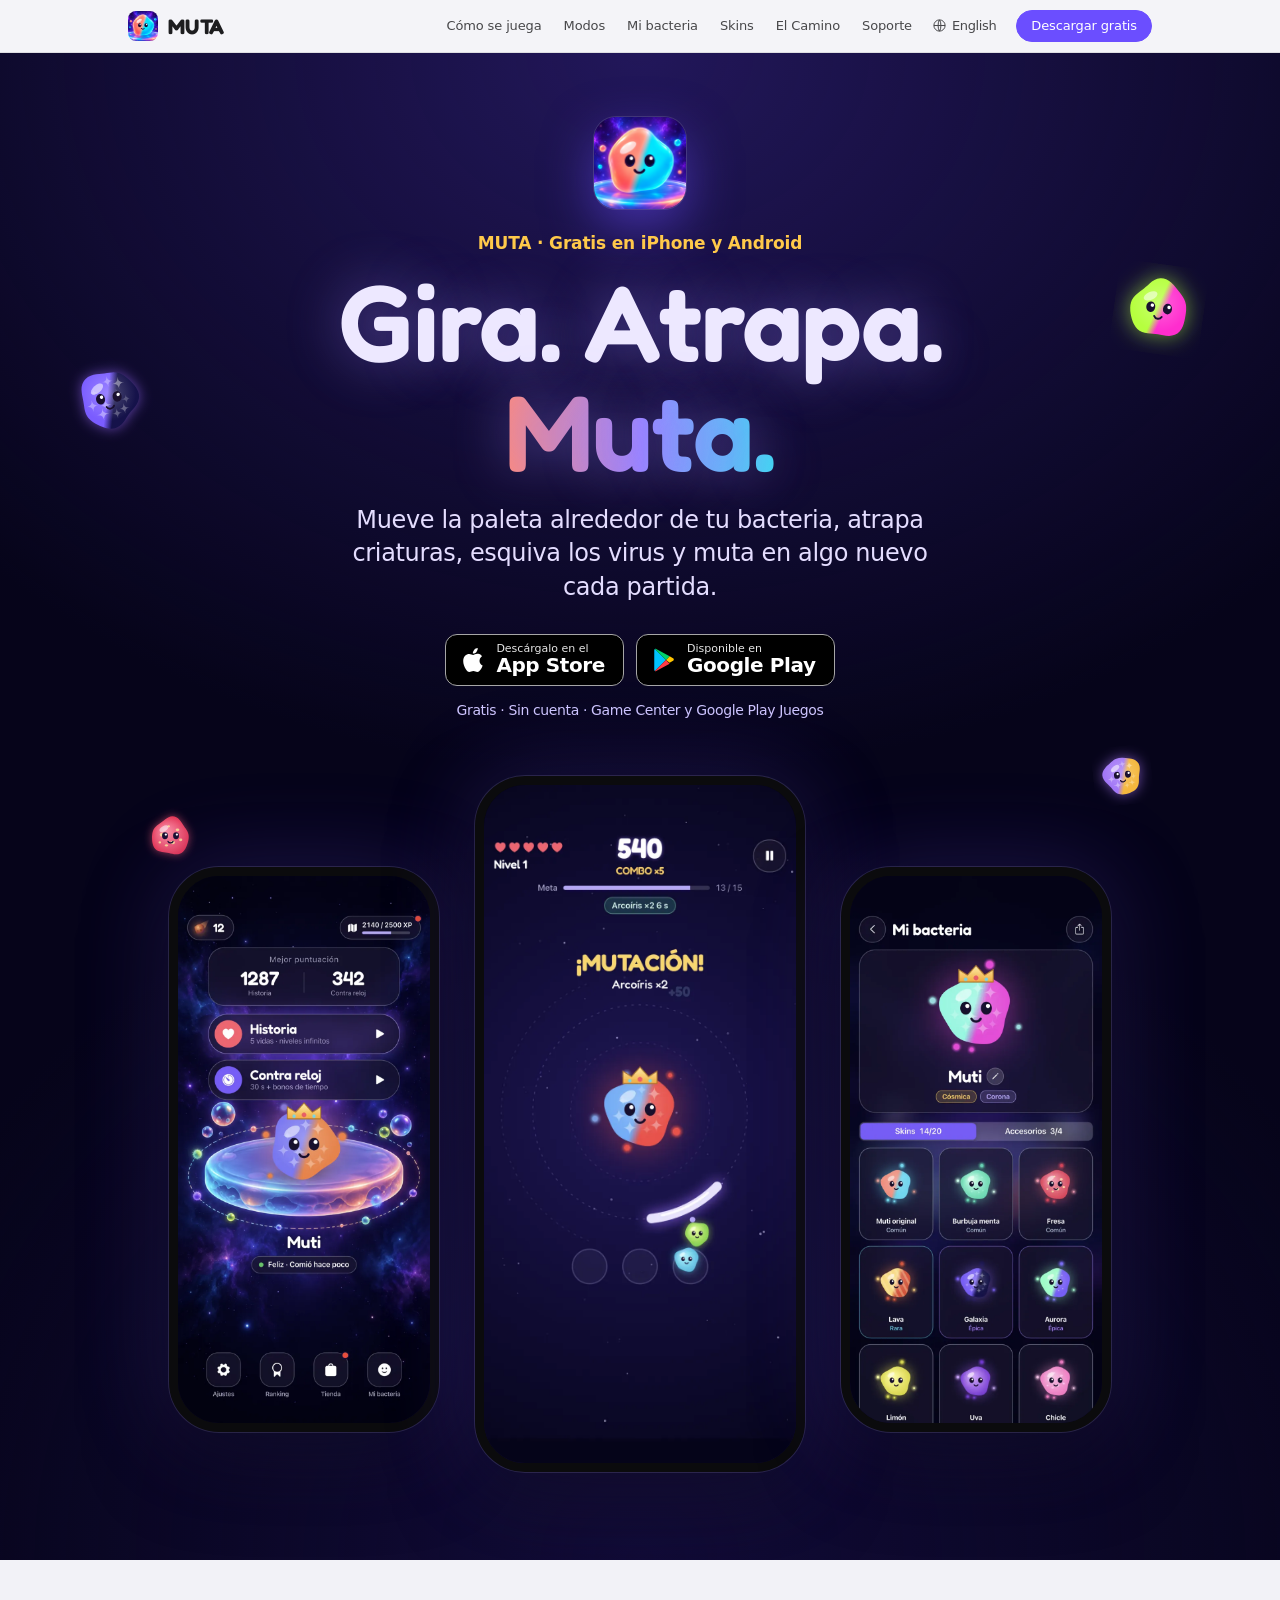
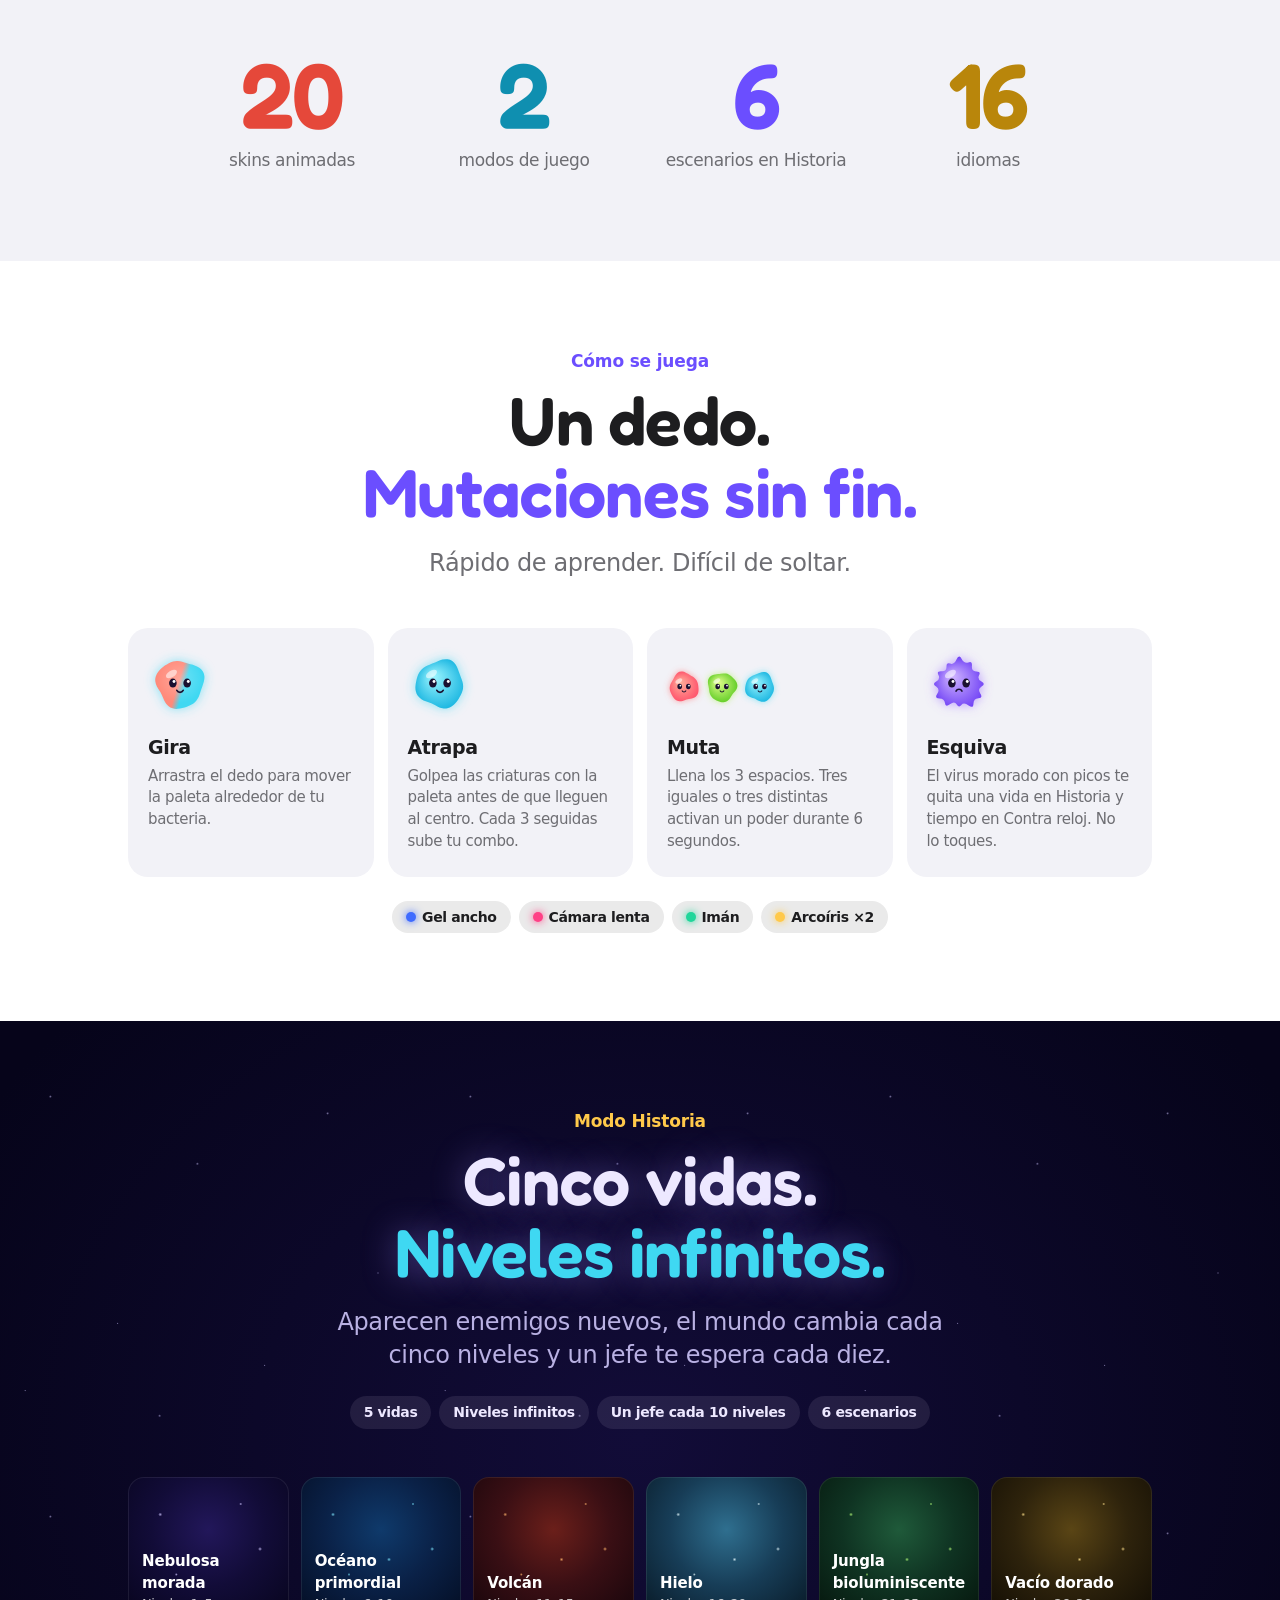
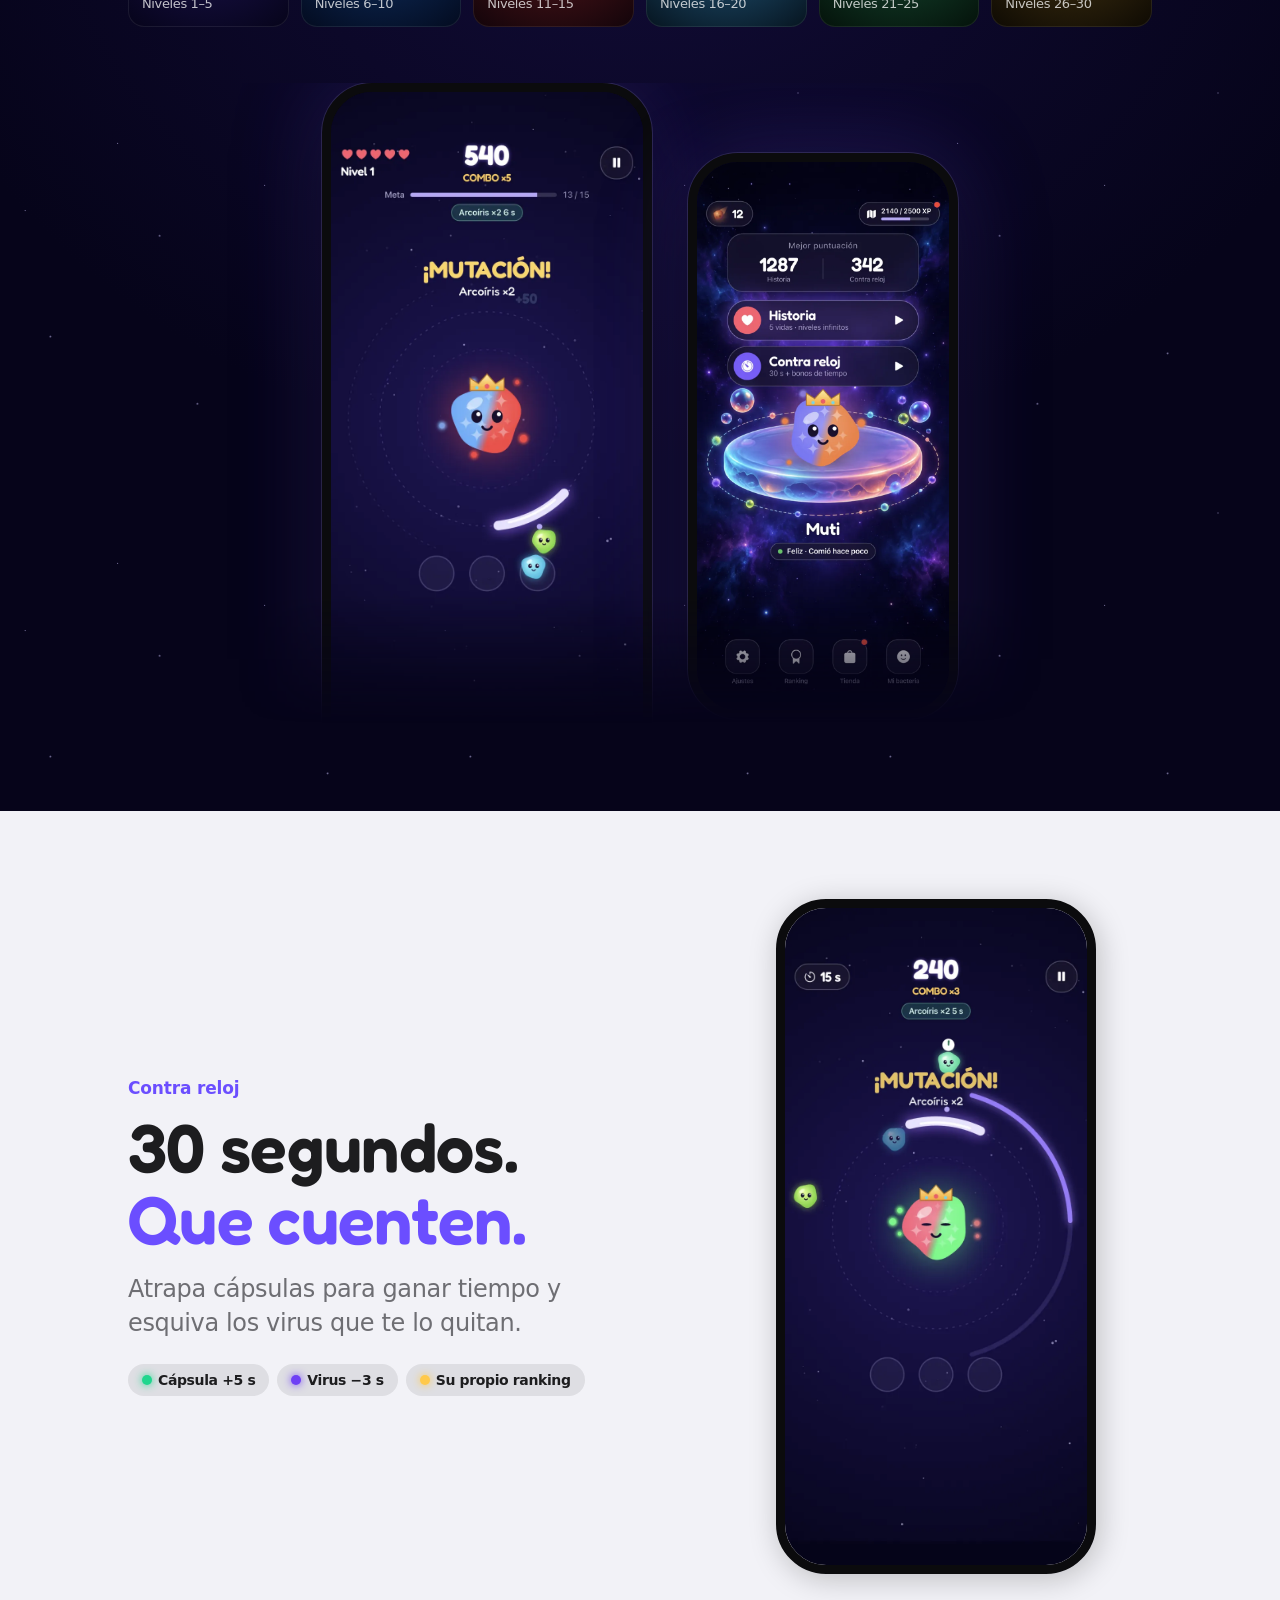
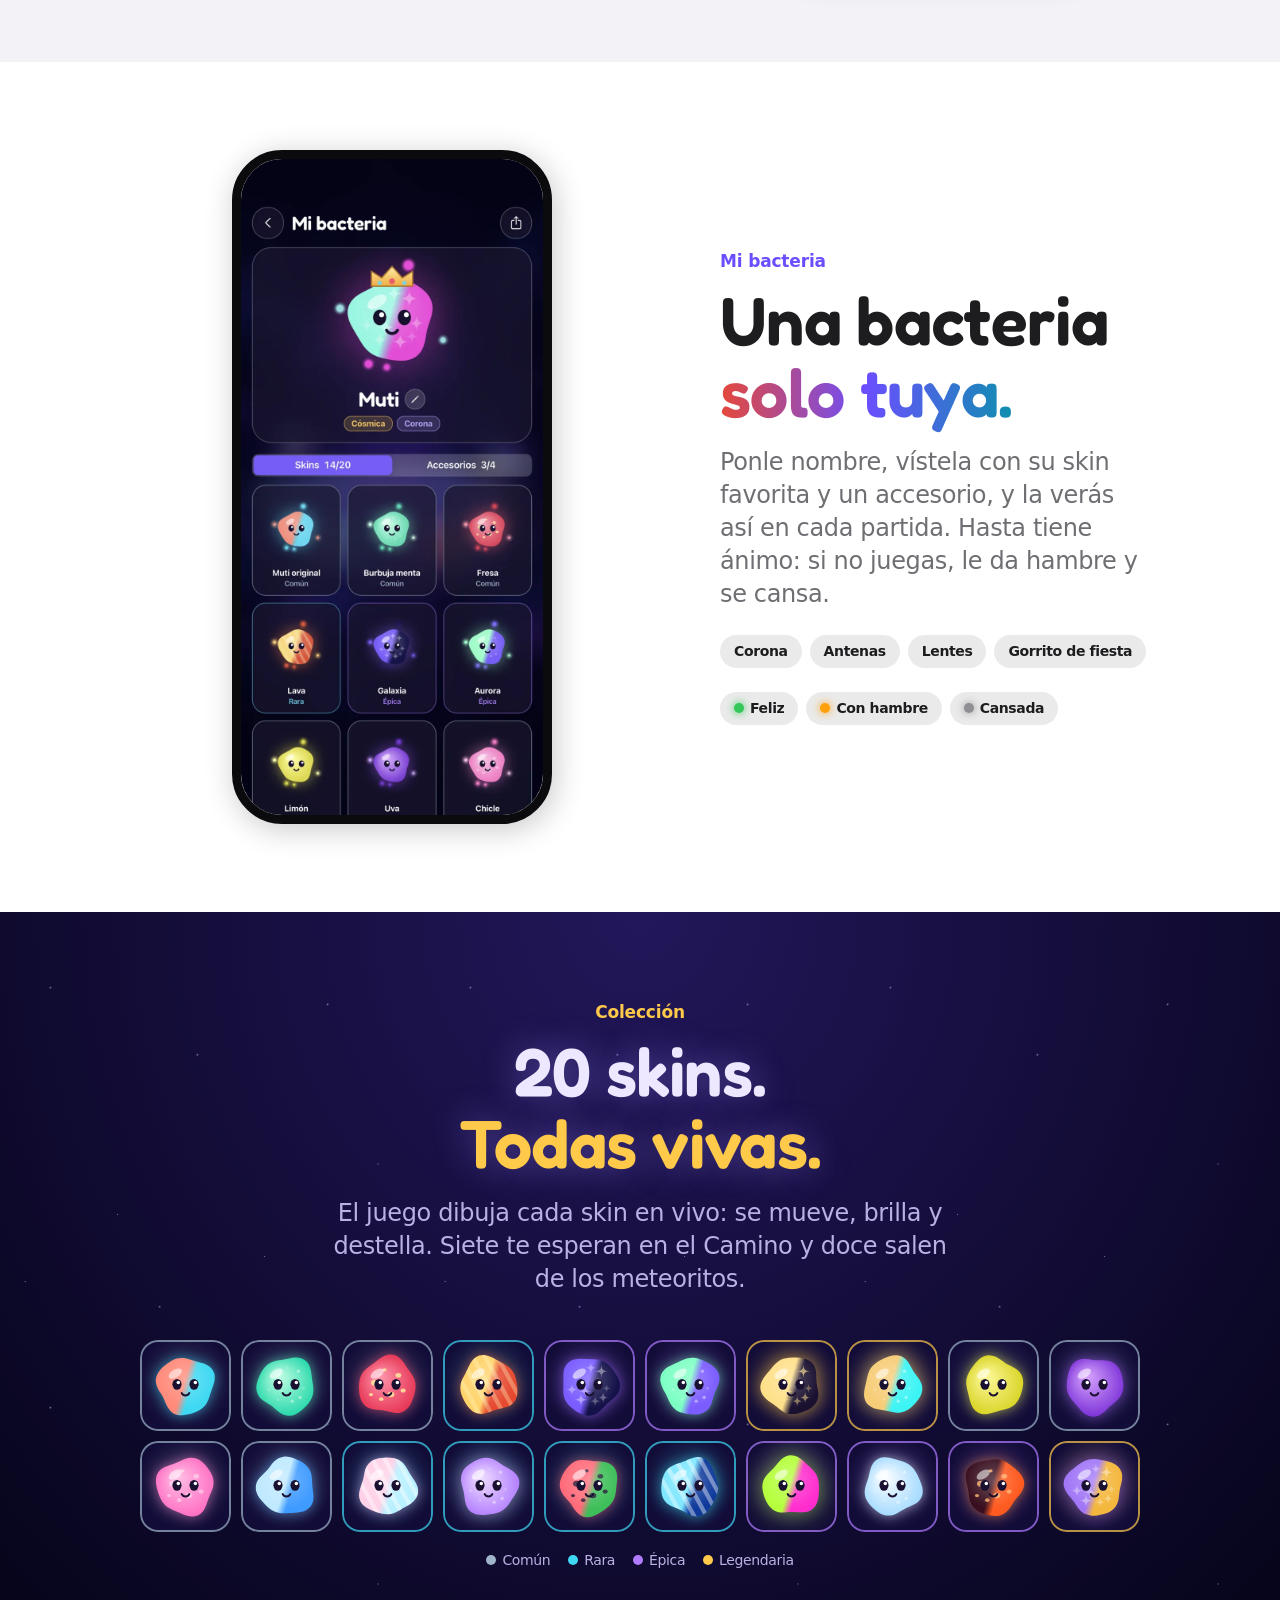
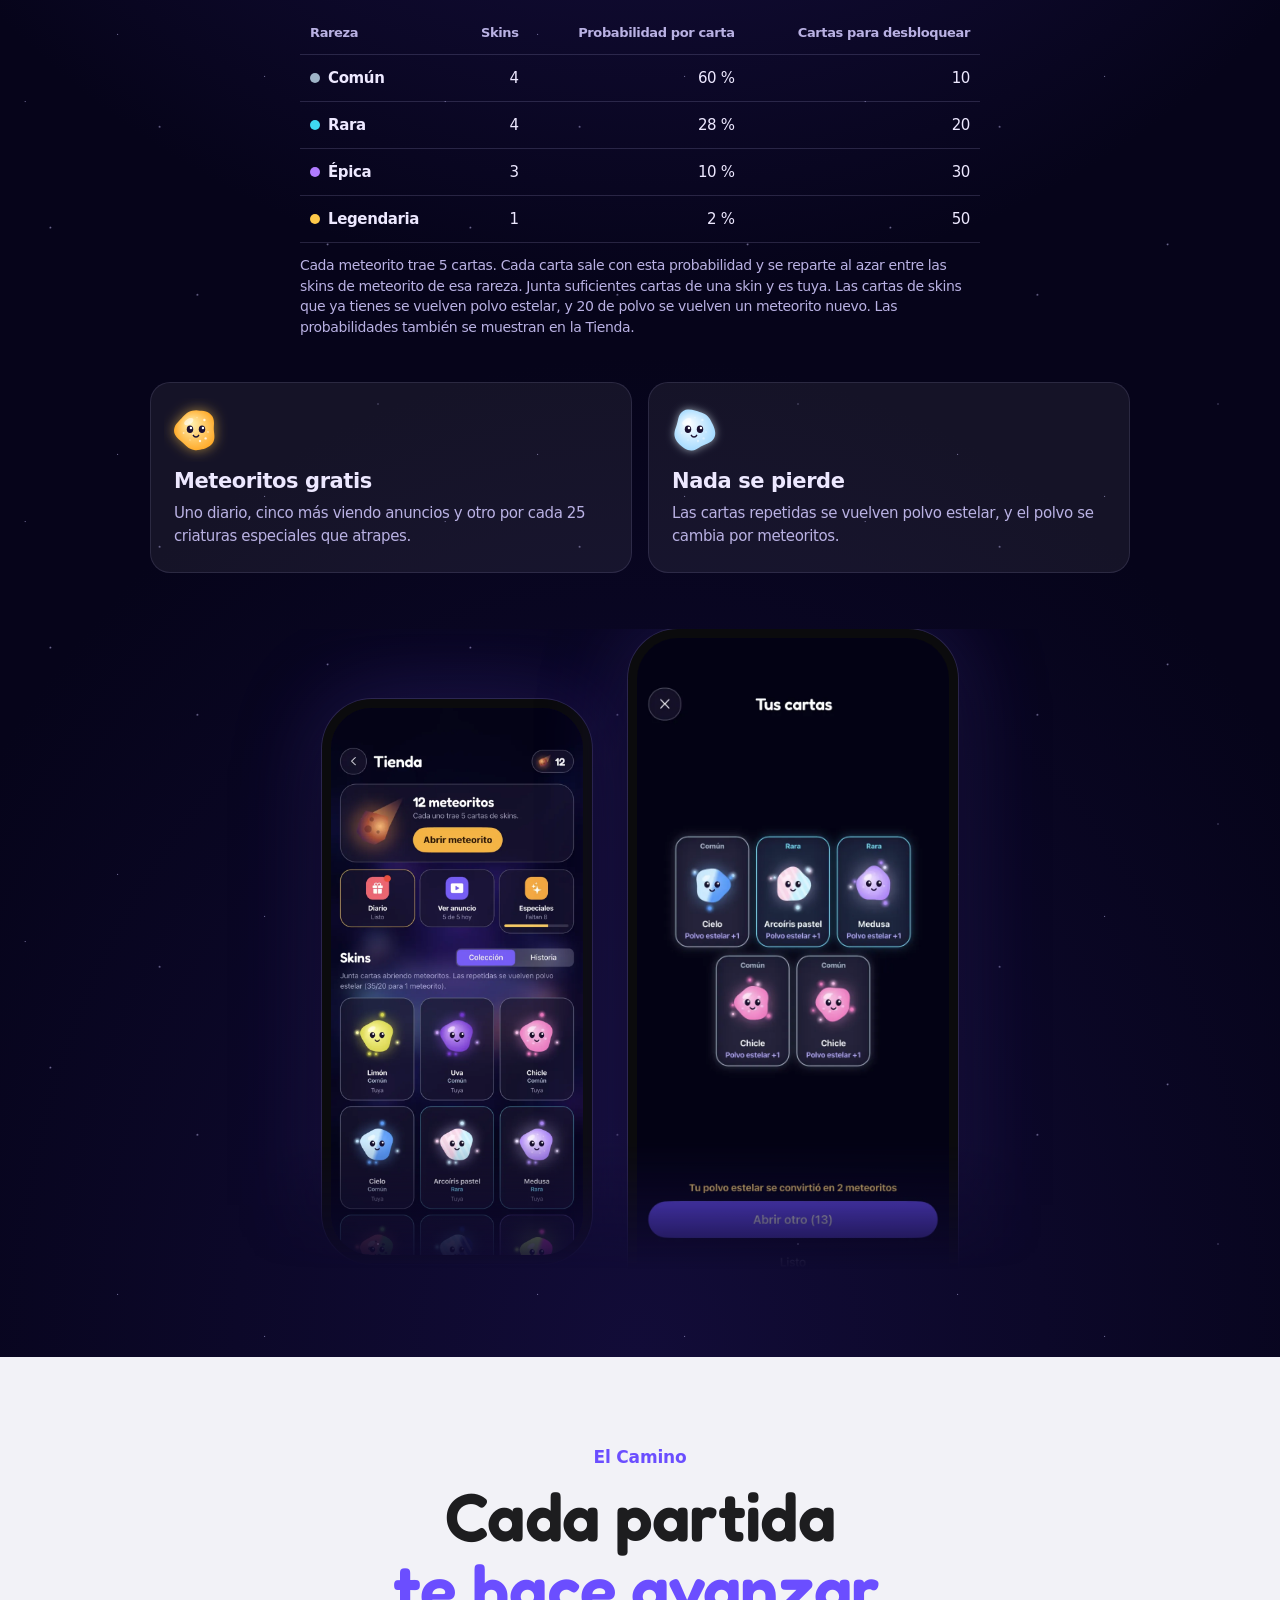
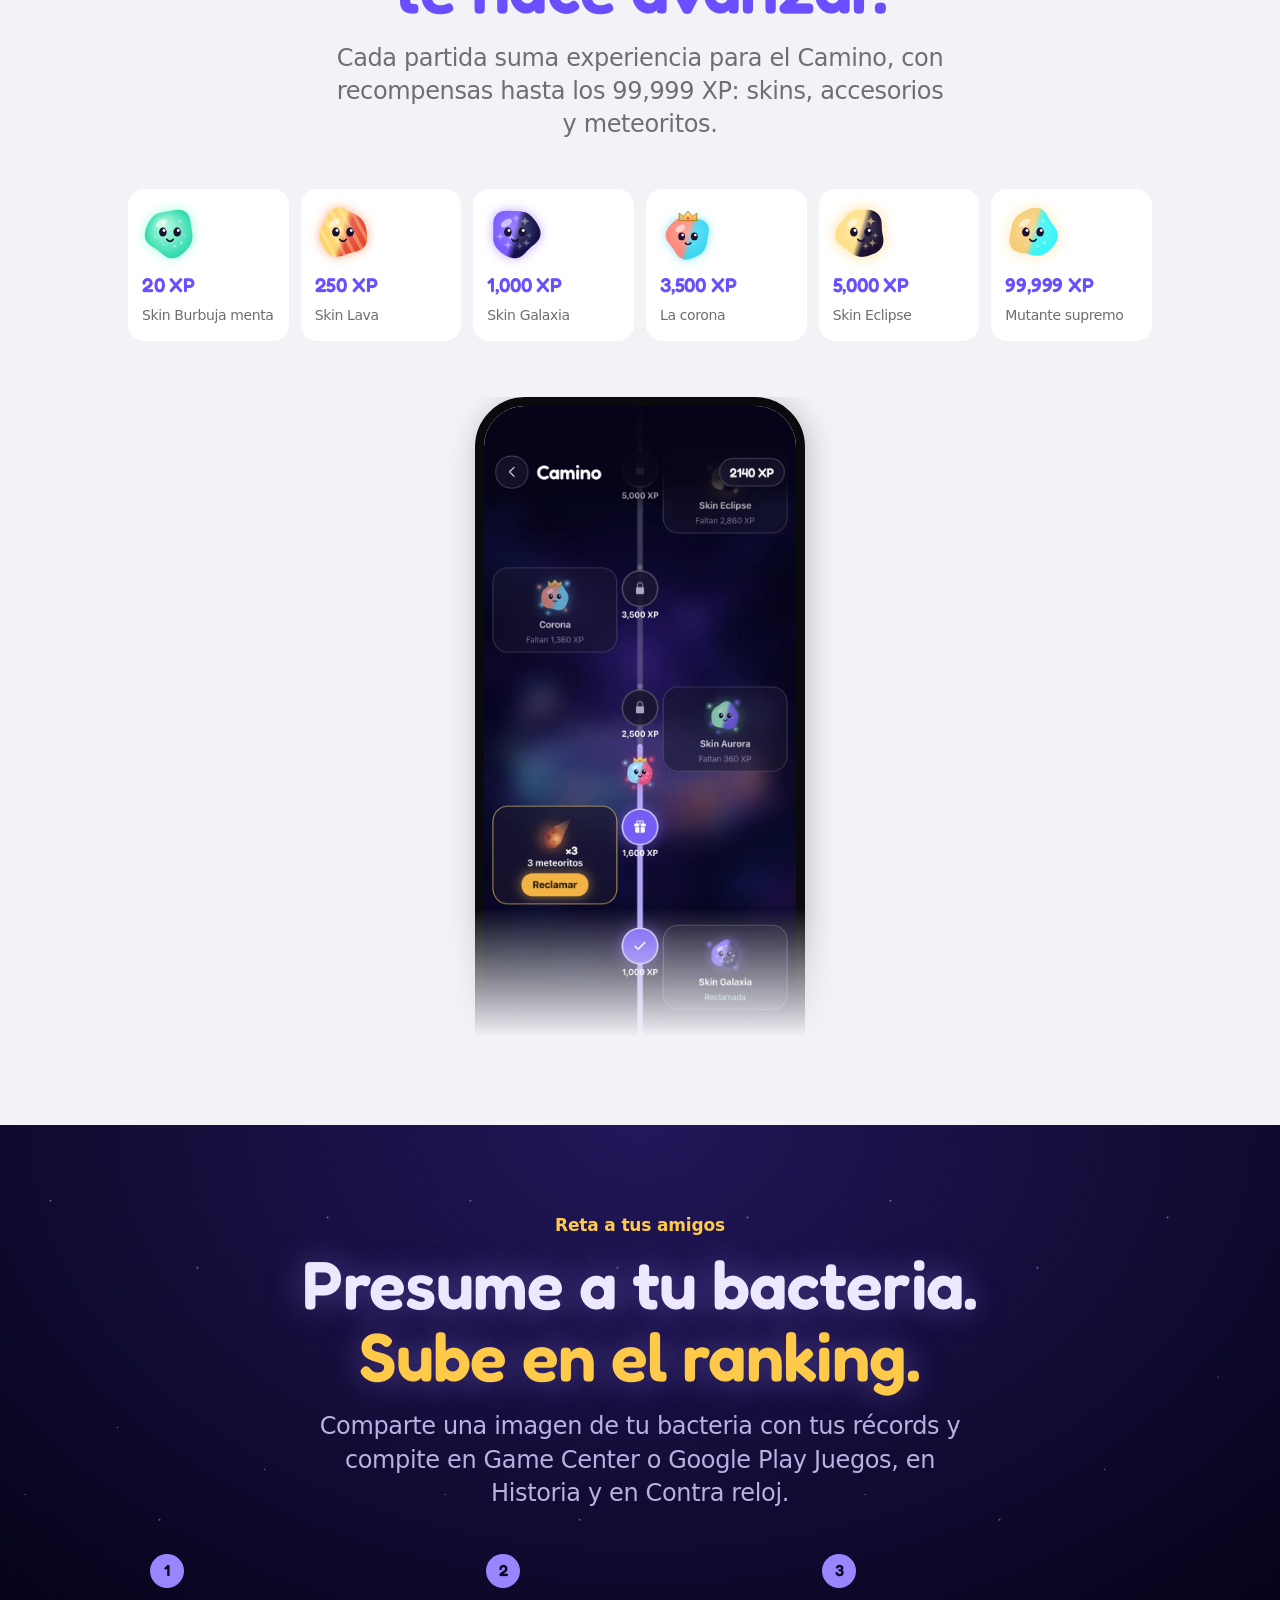
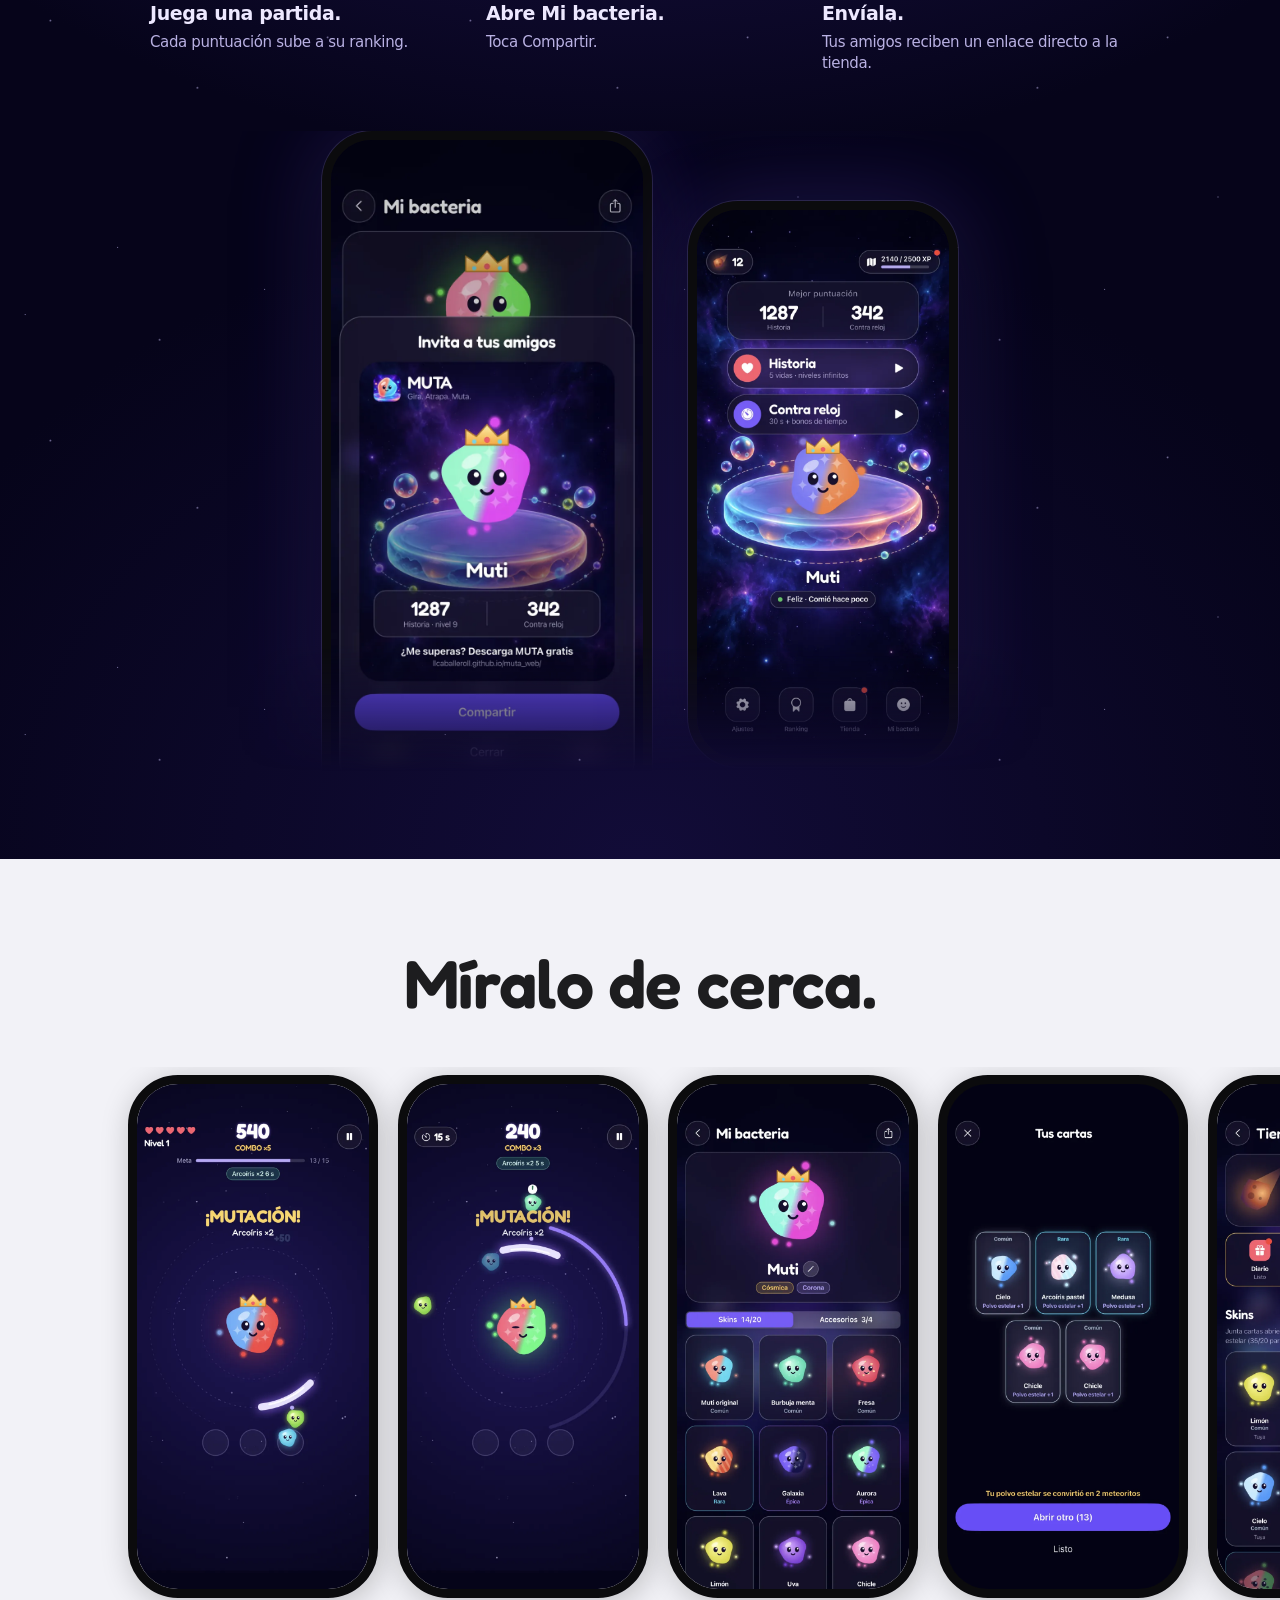
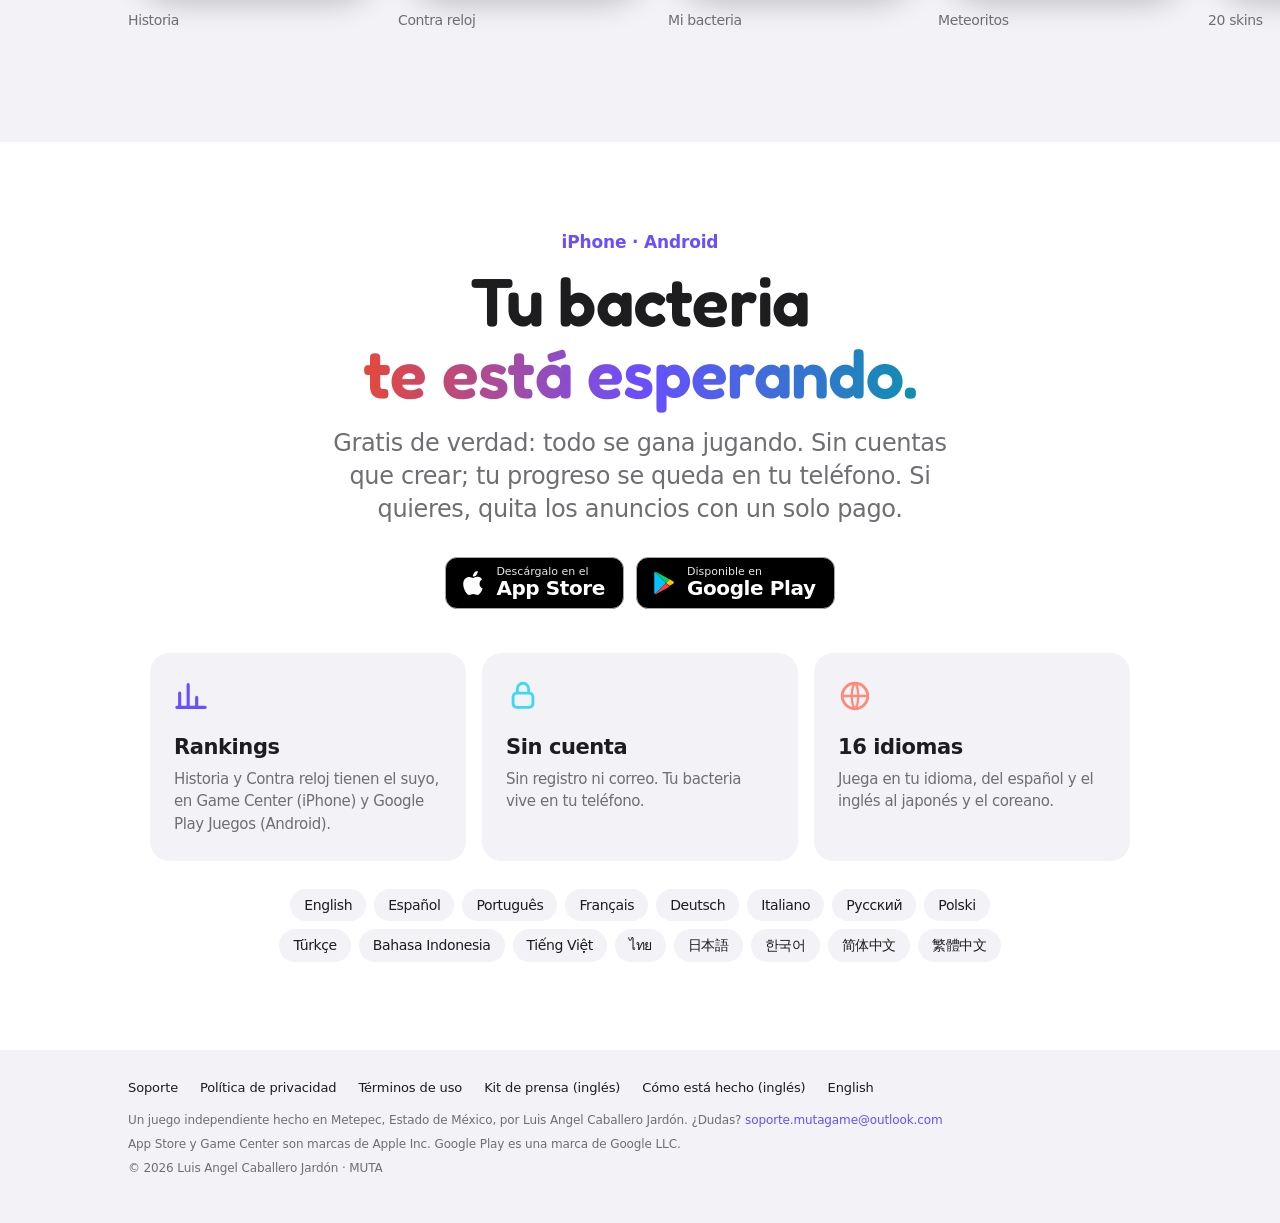
<file: es/index.html>
<!DOCTYPE html>
<html lang="es">
<head>
  <meta charset="utf-8">
  <meta name="viewport" content="width=device-width, initial-scale=1, viewport-fit=cover">
  <meta name="color-scheme" content="light dark">
  <title>MUTA · Gira. Atrapa. Muta.</title>
  <meta name="description" content="Juego arcade gratis para iPhone y Android. Gira la paleta alrededor de tu bacteria, atrapa criaturas, esquiva virus y muta. Modos Historia y Contra reloj, 20 skins animadas, 16 idiomas.">
  <meta name="theme-color" content="#06041a">
  <meta name="apple-itunes-app" content="app-id=6829237403">
  <link rel="canonical" href="https://llcaballeroll.github.io/muta_web/es/">
  <link rel="alternate" hreflang="en" href="https://llcaballeroll.github.io/muta_web/">
  <link rel="alternate" hreflang="es" href="https://llcaballeroll.github.io/muta_web/es/">
  <link rel="alternate" hreflang="x-default" href="https://llcaballeroll.github.io/muta_web/">

  <meta property="og:type" content="website">
  <meta property="og:site_name" content="MUTA">
  <meta property="og:locale" content="es_MX">
  <meta property="og:locale:alternate" content="en_US">
  <meta property="og:title" content="MUTA · Gira. Atrapa. Muta.">
  <meta property="og:description" content="Atrapa criaturas, muta y presume a tu bacteria. 20 skins, Historia y Contra reloj. Gratis en iPhone y Android.">
  <meta property="og:url" content="https://llcaballeroll.github.io/muta_web/es/">
  <meta property="og:image" content="https://llcaballeroll.github.io/muta_web/assets/img/og-image-es.jpg">
  <meta property="og:image:width" content="1200">
  <meta property="og:image:height" content="630">
  <meta property="og:image:alt" content="MUTA: la bacteria Muti flotando en el espacio morado">
  <meta name="twitter:card" content="summary_large_image">
  <meta name="twitter:title" content="MUTA · Gira. Atrapa. Muta.">
  <meta name="twitter:description" content="Atrapa criaturas, muta y presume a tu bacteria. 20 skins, Historia y Contra reloj. Gratis en iPhone y Android.">
  <meta name="twitter:image" content="https://llcaballeroll.github.io/muta_web/assets/img/og-image-es.jpg">

  <link rel="icon" type="image/png" sizes="32x32" href="../assets/img/favicon-32.png">
  <link rel="icon" type="image/png" sizes="192x192" href="../assets/img/icon-192.png">
  <link rel="apple-touch-icon" href="../assets/img/apple-touch-icon.png">
  <link rel="preconnect" href="https://fonts.googleapis.com">
  <link rel="preconnect" href="https://fonts.gstatic.com" crossorigin>
  <link rel="stylesheet" href="https://fonts.googleapis.com/css2?family=Fredoka:wght@500..700&amp;display=swap">
  <link rel="stylesheet" href="../css/styles.css">

  <script type="application/ld+json">
{
  "@context": "https://schema.org",
  "@type": [
    "VideoGame",
    "MobileApplication"
  ],
  "name": "MUTA",
  "url": "https://llcaballeroll.github.io/muta_web/es/",
  "description": "Juego arcade gratis para iPhone y Android. Gira la paleta alrededor de tu bacteria, atrapa criaturas, esquiva virus y muta. Modos Historia y Contra reloj, 20 skins animadas, 16 idiomas.",
  "operatingSystem": "iOS, Android",
  "applicationCategory": "GameApplication",
  "genre": [
    "Arcade",
    "Casual"
  ],
  "playMode": "SinglePlayer",
  "gamePlatform": [
    "iPhone",
    "Android"
  ],
  "inLanguage": [
    "en",
    "es",
    "pt",
    "fr",
    "de",
    "it",
    "ru",
    "pl",
    "tr",
    "id",
    "vi",
    "th",
    "ja",
    "ko",
    "zh-Hans",
    "zh-Hant"
  ],
  "offers": {
    "@type": "Offer",
    "price": "0",
    "priceCurrency": "USD"
  },
  "author": {
    "@type": "Person",
    "name": "Luis Angel Caballero Jardón"
  },
  "image": "https://llcaballeroll.github.io/muta_web/assets/img/og-image-es.jpg",
  "screenshot": "https://llcaballeroll.github.io/muta_web/assets/shots/es/01-story.webp",
  "sameAs": [
    "https://apps.apple.com/us/app/muta-gira-y-muta/id6829237403",
    "https://play.google.com/store/apps/details?id=com.luiscaballero.muta"
  ]
}
  </script>
</head>
<body>
  <a class="skip-link" href="#main">Ir al contenido</a>

  <header class="nav">
    <nav class="wrap nav-inner" aria-label="Principal">
      <a class="brand" href="./"><img src="../assets/img/icon-192.png" alt="" width="30" height="30">MUTA</a>
      <div class="nav-links">
        <a href="#play">Cómo se juega</a>
        <a href="#modes">Modos</a>
        <a href="#bacteria">Mi bacteria</a>
        <a href="#skins">Skins</a>
        <a href="#road">El Camino</a>
        <a href="support.html">Soporte</a>
      </div>
      <a class="lang" href="../" hreflang="en" lang="en"><svg viewBox="0 0 24 24" aria-hidden="true"><circle cx="12" cy="12" r="9"/><path d="M3 12h18M12 3c3 3 3 15 0 18M12 3c-3 3-3 15 0 18"/></svg><span>English</span></a>
      <a class="btn" href="./#get" data-smart-download>Descargar gratis</a>
    </nav>
  </header>

  <main id="main">
    <!-- Hero: el fondo del Home del juego -->
    <section class="tile dark hero pad-b" aria-labelledby="hero-title">
      <div class="floaters" aria-hidden="true">
        <img class="b1" src="../assets/img/bac/skin-galaxia.svg" alt="" width="256" height="256">
        <img class="b2" src="../assets/img/bac/skin-neon.svg" alt="" width="256" height="256">
        <img class="b3" src="../assets/img/bac/skin-fresa.svg" alt="" width="256" height="256">
        <img class="b4 rainbow" src="../assets/img/bac/skin-cosmica.svg" alt="" width="256" height="256">
      </div>
      <div class="wrap">
        <img class="hero-icon" src="../assets/img/icon-192.png" alt="" width="92" height="92">
        <p class="eyebrow">MUTA · Gratis en iPhone y Android</p>
        <h1 id="hero-title" class="display">Gira. Atrapa.<br><span class="grad">Muta.</span></h1>
        <p class="lead">Mueve la paleta alrededor de tu bacteria, atrapa criaturas, esquiva los virus y muta en algo nuevo cada partida.</p>
        <div class="stores">
          <a class="store" href="https://apps.apple.com/us/app/muta-gira-y-muta/id6829237403" target="_blank" rel="noopener" data-store="ios">
            <svg viewBox="0 0 24 24" aria-hidden="true"><path fill="currentColor" d="M16.37 1.43c0 1.14-.5 2.27-1.18 3.08-.74.9-1.99 1.57-2.99 1.57-.12 0-.23-.02-.3-.03-.01-.06-.04-.22-.04-.39 0-1.15.57-2.27 1.2-2.98.81-.94 2.15-1.64 3.25-1.68.03.13.06.28.06.43Zm4.56 15.71c-.03.07-.46 1.58-1.52 3.12-.94 1.34-1.94 2.71-3.43 2.71-1.52 0-1.9-.88-3.63-.88-1.7 0-2.3.91-3.67.91-1.38 0-2.33-1.26-3.43-2.8C4 18.38 2.97 15.57 2.97 12.92c0-4.28 2.8-6.55 5.55-6.55 1.45 0 2.67.95 3.6.95.86 0 2.22-1.01 3.9-1.01.61 0 2.89.06 4.37 2.19-.13.09-2.38 1.37-2.38 4.19 0 3.26 2.85 4.42 2.95 4.45Z"/></svg>
            <span><small>Descárgalo en el</small><strong>App Store</strong></span>
          </a>
          <a class="store" href="https://play.google.com/store/apps/details?id=com.luiscaballero.muta" target="_blank" rel="noopener" data-store="android">
            <svg viewBox="0 0 24 24" aria-hidden="true"><path fill="#00c3ff" d="M3.6 1.8 13.8 12 3.6 22.2c-.37-.2-.6-.6-.6-1.1V2.9c0-.5.23-.9.6-1.1Z"/><path fill="#ffc400" d="m17.2 8.6 3.2 1.8c.9.5.9 1.8 0 2.3l-3.2 1.8-3.4-2.5Z"/><path fill="#00d26a" d="M3.6 1.8c.36-.22.82-.22 1.2 0l12.4 6.8-3.4 3.4Z"/><path fill="#ff3a44" d="m13.8 12 3.4 3.4-12.4 6.8c-.38.22-.84.22-1.2 0Z"/></svg>
            <span><small>Disponible en</small><strong>Google Play</strong></span>
          </a>
        </div>
        <p class="fineprint">Gratis · Sin cuenta · Game Center y Google Play Juegos</p>
      </div>
      <div class="stage">
        <img class="screen side" src="../assets/shots/es/07-home.webp" alt="Pantalla de inicio con la bacteria sobre su plataforma" width="760" height="1652" loading="lazy">
        <img class="screen" src="../assets/shots/es/01-story.webp" alt="Partida de Historia: la bacteria al centro, criaturas acercándose y la paleta alrededor" width="760" height="1652" fetchpriority="high">
        <img class="screen side" src="../assets/shots/es/03-bacteria.webp" alt="Pantalla Mi bacteria con skins y accesorios" width="760" height="1652" loading="lazy">
      </div>
    </section>

    <!-- Cifras -->
    <section class="tile alt pad-b" aria-label="El juego en números">
      <div class="wrap">
        <div class="facts reveal">
          <div class="f1"><b>20</b><span>skins animadas</span></div>
          <div class="f2"><b>2</b><span>modos de juego</span></div>
          <div class="f3"><b>6</b><span>escenarios en Historia</span></div>
          <div class="f4"><b>16</b><span>idiomas</span></div>
        </div>
      </div>
    </section>

    <!-- Cómo se juega -->
    <section id="play" class="tile pad-b" aria-labelledby="play-title">
      <div class="wrap">
        <p class="eyebrow">Cómo se juega</p>
        <h2 id="play-title" class="headline reveal">Un dedo.<br><span class="c-violet">Mutaciones sin fin.</span></h2>
        <p class="lead reveal">Rápido de aprender. Difícil de soltar.</p>
        <ol class="rules reveal">
          <li>
            <img class="art wobble" src="../assets/img/bac/skin-muti.svg" alt="" width="256" height="256" loading="lazy">
            <strong>Gira</strong>
            <span>Arrastra el dedo para mover la paleta alrededor de tu bacteria.</span>
          </li>
          <li>
            <img class="art" src="../assets/img/bac/c-cyan.svg" alt="" width="256" height="256" loading="lazy">
            <strong>Atrapa</strong>
            <span>Golpea las criaturas con la paleta antes de que lleguen al centro. Cada 3 seguidas sube tu combo.</span>
          </li>
          <li>
            <div class="trio" aria-hidden="true"><img src="../assets/img/bac/c-coral.svg" alt="" width="256" height="256" loading="lazy"><img src="../assets/img/bac/c-lime.svg" alt="" width="256" height="256" loading="lazy"><img src="../assets/img/bac/c-cyan.svg" alt="" width="256" height="256" loading="lazy"></div>
            <strong>Muta</strong>
            <span>Llena los 3 espacios. Tres iguales o tres distintas activan un poder durante 6 segundos.</span>
          </li>
          <li>
            <img class="art" src="../assets/img/bac/c-virus.svg" alt="" width="256" height="256" loading="lazy">
            <strong>Esquiva</strong>
            <span>El virus morado con picos te quita una vida en Historia y tiempo en Contra reloj. No lo toques.</span>
          </li>
        </ol>
        <div class="chips reveal" aria-label="Poderes">
          <span class="chip"><i style="--c:#3f6bff"></i>Gel ancho</span>
          <span class="chip"><i style="--c:#ff3f86"></i>Cámara lenta</span>
          <span class="chip"><i style="--c:#20d69a"></i>Imán</span>
          <span class="chip"><i style="--c:#ffc94a"></i>Arcoíris ×2</span>
        </div>
      </div>
    </section>

    <!-- Historia -->
    <section id="modes" class="tile dark deep pad-b" aria-labelledby="story-title">
      <div class="wrap">
        <p class="eyebrow">Modo Historia</p>
        <h2 id="story-title" class="headline reveal">Cinco vidas.<br><span class="c-cyan">Niveles infinitos.</span></h2>
        <p class="lead reveal">Aparecen enemigos nuevos, el mundo cambia cada cinco niveles y un jefe te espera cada diez.</p>
        <div class="chips reveal"><span class="chip">5 vidas</span><span class="chip">Niveles infinitos</span><span class="chip">Un jefe cada 10 niveles</span><span class="chip">6 escenarios</span></div>
        <ul class="worlds reveal" aria-label="Los 6 escenarios del modo Historia">
          <li style="--i:#22175A;--m:#120C38;--d:#06041A;--s:#CFC6FF"><b>Nebulosa morada</b><span>Niveles 1–5</span></li>
          <li style="--i:#0F3A6B;--m:#0A2147;--d:#030B1F;--s:#7FE7FF"><b>Océano primordial</b><span>Niveles 6–10</span></li>
          <li style="--i:#6B1F1A;--m:#3A0F14;--d:#12040A;--s:#FFB36B"><b>Volcán</b><span>Niveles 11–15</span></li>
          <li style="--i:#2F6F8F;--m:#173D57;--d:#06141F;--s:#E6FBFF"><b>Hielo</b><span>Niveles 16–20</span></li>
          <li style="--i:#1F5A3A;--m:#0F3322;--d:#04120A;--s:#B6FF7A"><b>Jungla bioluminiscente</b><span>Niveles 21–25</span></li>
          <li style="--i:#5A4515;--m:#2E230C;--d:#0E0A03;--s:#FFE08A"><b>Vacío dorado</b><span>Niveles 26–30</span></li>
        </ul>
      </div>
      <div class="stage crop">
        <img class="screen" src="../assets/shots/es/01-story.webp" alt="Partida de Historia con vidas, nivel y meta arriba" width="760" height="1652" loading="lazy">
        <img class="screen side" src="../assets/shots/es/07-home.webp" alt="" width="760" height="1652" loading="lazy">
      </div>
    </section>

    <!-- Contra reloj -->
    <section class="tile alt pad-b" aria-labelledby="time-title">
      <div class="wrap">
        <div class="split">
          <div>
            <p class="eyebrow">Contra reloj</p>
            <h2 id="time-title" class="headline reveal">30 segundos.<br><span class="c-violet">Que cuenten.</span></h2>
            <p class="lead reveal">Atrapa cápsulas para ganar tiempo y esquiva los virus que te lo quitan.</p>
            <div class="chips reveal"><span class="chip"><i style="--c:#20d68e"></i>Cápsula +5 s</span><span class="chip"><i style="--c:#6e3ff5"></i>Virus −3 s</span><span class="chip"><i style="--c:#ffc94a"></i>Su propio ranking</span></div>
          </div>
          <img class="screen" src="../assets/shots/es/02-time.webp" alt="Partida de Contra reloj con el reloj arriba" width="760" height="1652" loading="lazy">
        </div>
      </div>
    </section>

    <!-- Mi bacteria -->
    <section id="bacteria" class="tile pad-b" aria-labelledby="bac-title">
      <div class="wrap">
        <div class="split flip">
          <div>
            <p class="eyebrow">Mi bacteria</p>
            <h2 id="bac-title" class="headline reveal">Una bacteria<br><span class="grad">solo tuya.</span></h2>
            <p class="lead reveal">Ponle nombre, vístela con su skin favorita y un accesorio, y la verás así en cada partida. Hasta tiene ánimo: si no juegas, le da hambre y se cansa.</p>
            <div class="chips reveal"><span class="chip">Corona</span><span class="chip">Antenas</span><span class="chip">Lentes</span><span class="chip">Gorrito de fiesta</span></div>
            <div class="chips reveal" aria-label="Estados de ánimo"><span class="chip"><i style="--c:#34c759"></i>Feliz</span><span class="chip"><i style="--c:#ff9f0a"></i>Con hambre</span><span class="chip"><i style="--c:#8e8e93"></i>Cansada</span></div>
          </div>
          <img class="screen" src="../assets/shots/es/03-bacteria.webp" alt="Mi bacteria: vista previa en vivo, skins y accesorios" width="760" height="1652" loading="lazy">
        </div>
      </div>
    </section>

    <!-- Skins y meteoritos -->
    <section id="skins" class="tile dark pad-b" aria-labelledby="skins-title">
      <div class="wrap">
        <p class="eyebrow">Colección</p>
        <h2 id="skins-title" class="headline reveal">20 skins.<br><span class="c-gold">Todas vivas.</span></h2>
        <p class="lead reveal">El juego dibuja cada skin en vivo: se mueve, brilla y destella. Siete te esperan en el Camino y doce salen de los meteoritos.</p>
        <ul class="skins reveal" aria-label="Las 20 skins">
          <li style="--c:var(--r-common)"><img src="../assets/img/bac/skin-muti.svg" alt="Muti original · Común · inicial" width="256" height="256" loading="lazy"></li>
          <li style="--c:var(--r-common)"><img src="../assets/img/bac/skin-menta.svg" alt="Burbuja menta · Común · el Camino" width="256" height="256" loading="lazy"></li>
          <li style="--c:var(--r-common)"><img src="../assets/img/bac/skin-fresa.svg" alt="Fresa · Común · el Camino" width="256" height="256" loading="lazy"></li>
          <li style="--c:var(--r-rare)"><img src="../assets/img/bac/skin-lava.svg" alt="Lava · Rara · el Camino" width="256" height="256" loading="lazy"></li>
          <li style="--c:var(--r-epic)"><img src="../assets/img/bac/skin-galaxia.svg" alt="Galaxia · Épica · el Camino" width="256" height="256" loading="lazy"></li>
          <li style="--c:var(--r-epic)"><img src="../assets/img/bac/skin-aurora.svg" alt="Aurora · Épica · el Camino" width="256" height="256" loading="lazy"></li>
          <li style="--c:var(--r-legendary)"><img src="../assets/img/bac/skin-eclipse.svg" alt="Eclipse · Legendaria · el Camino" width="256" height="256" loading="lazy"></li>
          <li style="--c:var(--r-legendary)"><img class="rainbow" src="../assets/img/bac/skin-supremo.svg" alt="Mutante supremo · Legendaria · el Camino" width="256" height="256" loading="lazy"></li>
          <li style="--c:var(--r-common)"><img src="../assets/img/bac/skin-limon.svg" alt="Limón · Común · meteoritos" width="256" height="256" loading="lazy"></li>
          <li style="--c:var(--r-common)"><img src="../assets/img/bac/skin-uva.svg" alt="Uva · Común · meteoritos" width="256" height="256" loading="lazy"></li>
          <li style="--c:var(--r-common)"><img src="../assets/img/bac/skin-chicle.svg" alt="Chicle · Común · meteoritos" width="256" height="256" loading="lazy"></li>
          <li style="--c:var(--r-common)"><img src="../assets/img/bac/skin-cielo.svg" alt="Cielo · Común · meteoritos" width="256" height="256" loading="lazy"></li>
          <li style="--c:var(--r-rare)"><img src="../assets/img/bac/skin-pastel.svg" alt="Arcoíris pastel · Rara · meteoritos" width="256" height="256" loading="lazy"></li>
          <li style="--c:var(--r-rare)"><img src="../assets/img/bac/skin-medusa.svg" alt="Medusa · Rara · meteoritos" width="256" height="256" loading="lazy"></li>
          <li style="--c:var(--r-rare)"><img src="../assets/img/bac/skin-sandia.svg" alt="Sandía · Rara · meteoritos" width="256" height="256" loading="lazy"></li>
          <li style="--c:var(--r-rare)"><img src="../assets/img/bac/skin-oceano.svg" alt="Océano · Rara · meteoritos" width="256" height="256" loading="lazy"></li>
          <li style="--c:var(--r-epic)"><img src="../assets/img/bac/skin-neon.svg" alt="Neón · Épica · meteoritos" width="256" height="256" loading="lazy"></li>
          <li style="--c:var(--r-epic)"><img src="../assets/img/bac/skin-cristal.svg" alt="Cristal · Épica · meteoritos" width="256" height="256" loading="lazy"></li>
          <li style="--c:var(--r-epic)"><img src="../assets/img/bac/skin-magma.svg" alt="Magma · Épica · meteoritos" width="256" height="256" loading="lazy"></li>
          <li style="--c:var(--r-legendary)"><img class="rainbow" src="../assets/img/bac/skin-cosmica.svg" alt="Cósmica · Legendaria · meteoritos" width="256" height="256" loading="lazy"></li>
        </ul>
        <div class="legend" aria-hidden="true">
          <span><i style="--c:var(--r-common)"></i>Común</span>
          <span><i style="--c:var(--r-rare)"></i>Rara</span>
          <span><i style="--c:var(--r-epic)"></i>Épica</span>
          <span><i style="--c:var(--r-legendary)"></i>Legendaria</span>
        </div>
        <table class="odds reveal">
          <caption>Cada meteorito trae 5 cartas. Cada carta sale con esta probabilidad y se reparte al azar entre las skins de meteorito de esa rareza. Junta suficientes cartas de una skin y es tuya. Las cartas de skins que ya tienes se vuelven polvo estelar, y 20 de polvo se vuelven un meteorito nuevo. Las probabilidades también se muestran en la Tienda.</caption>
          <thead><tr><th scope="col">Rareza</th><th scope="col">Skins</th><th scope="col">Probabilidad por carta</th><th scope="col">Cartas para desbloquear</th></tr></thead>
          <tbody>
            <tr style="--c:var(--r-common)"><th scope="row">Común</th><td>4</td><td>60 %</td><td>10</td></tr>
            <tr style="--c:var(--r-rare)"><th scope="row">Rara</th><td>4</td><td>28 %</td><td>20</td></tr>
            <tr style="--c:var(--r-epic)"><th scope="row">Épica</th><td>3</td><td>10 %</td><td>30</td></tr>
            <tr style="--c:var(--r-legendary)"><th scope="row">Legendaria</th><td>1</td><td>2 %</td><td>50</td></tr>
          </tbody>
        </table>
        <div class="cards reveal">
          <article class="card"><img src="../assets/img/bac/c-gold.svg" alt="" width="256" height="256" loading="lazy"><h3>Meteoritos gratis</h3><p>Uno diario, cinco más viendo anuncios y otro por cada 25 criaturas especiales que atrapes.</p></article>
          <article class="card"><img src="../assets/img/bac/skin-cristal.svg" alt="" width="256" height="256" loading="lazy"><h3>Nada se pierde</h3><p>Las cartas repetidas se vuelven polvo estelar, y el polvo se cambia por meteoritos.</p></article>
        </div>
      </div>
      <div class="stage crop">
        <img class="screen side" src="../assets/shots/es/05-skins.webp" alt="Colección de skins" width="760" height="1652" loading="lazy">
        <img class="screen" src="../assets/shots/es/04-meteor.webp" alt="Tienda con meteoritos, el meteorito diario y las probabilidades" width="760" height="1652" loading="lazy">
      </div>
    </section>

    <!-- El Camino -->
    <section id="road" class="tile alt pad-b" aria-labelledby="road-title">
      <div class="wrap">
        <p class="eyebrow">El Camino</p>
        <h2 id="road-title" class="headline reveal">Cada partida<br><span class="c-violet">te hace avanzar.</span></h2>
        <p class="lead reveal">Cada partida suma experiencia para el Camino, con recompensas hasta los 99,999 XP: skins, accesorios y meteoritos.</p>
        <ol class="road reveal">
          <li><img src="../assets/img/bac/skin-menta.svg" alt="" width="256" height="256" loading="lazy"><b>20 XP</b><span>Skin Burbuja menta</span></li>
          <li><img src="../assets/img/bac/skin-lava.svg" alt="" width="256" height="256" loading="lazy"><b>250 XP</b><span>Skin Lava</span></li>
          <li><img src="../assets/img/bac/skin-galaxia.svg" alt="" width="256" height="256" loading="lazy"><b>1,000 XP</b><span>Skin Galaxia</span></li>
          <li><img src="../assets/img/bac/muti-crown.svg" alt="" width="256" height="288" loading="lazy"><b>3,500 XP</b><span>La corona</span></li>
          <li><img src="../assets/img/bac/skin-eclipse.svg" alt="" width="256" height="256" loading="lazy"><b>5,000 XP</b><span>Skin Eclipse</span></li>
          <li><img class="rainbow" src="../assets/img/bac/skin-supremo.svg" alt="" width="256" height="256" loading="lazy"><b>99,999 XP</b><span>Mutante supremo</span></li>
        </ol>
      </div>
      <div class="stage crop">
        <img class="screen" src="../assets/shots/es/06-camino.webp" alt="El Camino con sus hitos y recompensas" width="760" height="1652" loading="lazy">
      </div>
    </section>

    <!-- Compartir y ranking -->
    <section id="share" class="tile dark pad-b" aria-labelledby="share-title">
      <div class="wrap">
        <p class="eyebrow">Reta a tus amigos</p>
        <h2 id="share-title" class="headline reveal">Presume a tu bacteria.<br><span class="c-gold">Sube en el ranking.</span></h2>
        <p class="lead reveal">Comparte una imagen de tu bacteria con tus récords y compite en Game Center o Google Play Juegos, en Historia y en Contra reloj.</p>
        <ol class="steps reveal">
          <li><strong>Juega una partida.</strong><span>Cada puntuación sube a su ranking.</span></li>
          <li><strong>Abre Mi bacteria.</strong><span>Toca Compartir.</span></li>
          <li><strong>Envíala.</strong><span>Tus amigos reciben un enlace directo a la tienda.</span></li>
        </ol>
      </div>
      <div class="stage crop">
        <img class="screen" src="../assets/shots/es/08-share.webp" alt="Imagen para compartir con la bacteria y sus récords" width="760" height="1652" loading="lazy">
        <img class="screen side" src="../assets/shots/es/07-home.webp" alt="" width="760" height="1652" loading="lazy">
      </div>
    </section>

    <!-- Galería -->
    <section class="tile alt" aria-labelledby="gallery-title">
      <div class="wrap">
        <h2 id="gallery-title" class="headline">Míralo de cerca.</h2>
      </div>
      <div class="gallery">
        <div class="gallery-track" tabindex="0" role="group" aria-label="Capturas, desliza de lado">
          <figure><img class="screen" src="../assets/shots/es/01-story.webp" alt="" width="760" height="1652" loading="lazy"><figcaption>Historia</figcaption></figure>
          <figure><img class="screen" src="../assets/shots/es/02-time.webp" alt="" width="760" height="1652" loading="lazy"><figcaption>Contra reloj</figcaption></figure>
          <figure><img class="screen" src="../assets/shots/es/03-bacteria.webp" alt="" width="760" height="1652" loading="lazy"><figcaption>Mi bacteria</figcaption></figure>
          <figure><img class="screen" src="../assets/shots/es/04-meteor.webp" alt="" width="760" height="1652" loading="lazy"><figcaption>Meteoritos</figcaption></figure>
          <figure><img class="screen" src="../assets/shots/es/05-skins.webp" alt="" width="760" height="1652" loading="lazy"><figcaption>20 skins</figcaption></figure>
          <figure><img class="screen" src="../assets/shots/es/06-camino.webp" alt="" width="760" height="1652" loading="lazy"><figcaption>El Camino</figcaption></figure>
          <figure><img class="screen" src="../assets/shots/es/07-home.webp" alt="" width="760" height="1652" loading="lazy"><figcaption>Inicio</figcaption></figure>
          <figure><img class="screen" src="../assets/shots/es/08-share.webp" alt="" width="760" height="1652" loading="lazy"><figcaption>Compartir</figcaption></figure>
        </div>
      </div>
    </section>

    <!-- Descargar -->
    <section id="get" class="tile pad-b" aria-labelledby="get-title">
      <div class="wrap">
        <p class="eyebrow">iPhone · Android</p>
        <h2 id="get-title" class="headline reveal">Tu bacteria<br><span class="grad">te está esperando.</span></h2>
        <p class="lead reveal">Gratis de verdad: todo se gana jugando. Sin cuentas que crear; tu progreso se queda en tu teléfono. Si quieres, quita los anuncios con un solo pago.</p>
        <div class="stores reveal">
          <a class="store" href="https://apps.apple.com/us/app/muta-gira-y-muta/id6829237403" target="_blank" rel="noopener" data-store="ios">
            <svg viewBox="0 0 24 24" aria-hidden="true"><path fill="currentColor" d="M16.37 1.43c0 1.14-.5 2.27-1.18 3.08-.74.9-1.99 1.57-2.99 1.57-.12 0-.23-.02-.3-.03-.01-.06-.04-.22-.04-.39 0-1.15.57-2.27 1.2-2.98.81-.94 2.15-1.64 3.25-1.68.03.13.06.28.06.43Zm4.56 15.71c-.03.07-.46 1.58-1.52 3.12-.94 1.34-1.94 2.71-3.43 2.71-1.52 0-1.9-.88-3.63-.88-1.7 0-2.3.91-3.67.91-1.38 0-2.33-1.26-3.43-2.8C4 18.38 2.97 15.57 2.97 12.92c0-4.28 2.8-6.55 5.55-6.55 1.45 0 2.67.95 3.6.95.86 0 2.22-1.01 3.9-1.01.61 0 2.89.06 4.37 2.19-.13.09-2.38 1.37-2.38 4.19 0 3.26 2.85 4.42 2.95 4.45Z"/></svg>
            <span><small>Descárgalo en el</small><strong>App Store</strong></span>
          </a>
          <a class="store" href="https://play.google.com/store/apps/details?id=com.luiscaballero.muta" target="_blank" rel="noopener" data-store="android">
            <svg viewBox="0 0 24 24" aria-hidden="true"><path fill="#00c3ff" d="M3.6 1.8 13.8 12 3.6 22.2c-.37-.2-.6-.6-.6-1.1V2.9c0-.5.23-.9.6-1.1Z"/><path fill="#ffc400" d="m17.2 8.6 3.2 1.8c.9.5.9 1.8 0 2.3l-3.2 1.8-3.4-2.5Z"/><path fill="#00d26a" d="M3.6 1.8c.36-.22.82-.22 1.2 0l12.4 6.8-3.4 3.4Z"/><path fill="#ff3a44" d="m13.8 12 3.4 3.4-12.4 6.8c-.38.22-.84.22-1.2 0Z"/></svg>
            <span><small>Disponible en</small><strong>Google Play</strong></span>
          </a>
        </div>
        <div class="cards reveal">
          <article class="card">
            <svg viewBox="0 0 24 24" aria-hidden="true"><path d="M4 20V10M10 20V4M16 20v-7M22 20H2" fill="none" stroke="#6b4eff" stroke-width="2.2" stroke-linecap="round"/></svg>
            <h3>Rankings</h3>
            <p>Historia y Contra reloj tienen el suyo, en Game Center (iPhone) y Google Play Juegos (Android).</p>
          </article>
          <article class="card">
            <svg viewBox="0 0 24 24" aria-hidden="true"><rect x="5" y="10" width="14" height="10" rx="2.5" fill="none" stroke="#3fd8f2" stroke-width="2"/><path d="M8 10V7a4 4 0 0 1 8 0v3" fill="none" stroke="#3fd8f2" stroke-width="2"/></svg>
            <h3>Sin cuenta</h3>
            <p>Sin registro ni correo. Tu bacteria vive en tu teléfono.</p>
          </article>
          <article class="card">
            <svg viewBox="0 0 24 24" aria-hidden="true"><circle cx="12" cy="12" r="9" fill="none" stroke="#ff8a7a" stroke-width="2"/><path d="M3 12h18M12 3c3 3 3 15 0 18M12 3c-3 3-3 15 0 18" fill="none" stroke="#ff8a7a" stroke-width="1.6"/></svg>
            <h3>16 idiomas</h3>
            <p>Juega en tu idioma, del español y el inglés al japonés y el coreano.</p>
          </article>
        </div>
        <ul class="langs reveal" aria-label="Idiomas disponibles">
          <li lang="en">English</li><li lang="es">Español</li><li lang="pt">Português</li><li lang="fr">Français</li><li lang="de">Deutsch</li><li lang="it">Italiano</li><li lang="ru">Русский</li><li lang="pl">Polski</li><li lang="tr">Türkçe</li><li lang="id">Bahasa Indonesia</li><li lang="vi">Tiếng Việt</li><li lang="th">ไทย</li><li lang="ja">日本語</li><li lang="ko">한국어</li><li lang="zh-Hans">简体中文</li><li lang="zh-Hant">繁體中文</li>
        </ul>
      </div>
    </section>
  </main>

  <footer class="footer">
    <div class="wrap">
      <div class="footer-links">
        <a href="support.html">Soporte</a>
        <a href="privacy.html">Política de privacidad</a>
        <a href="terms.html">Términos de uso</a>
        <a href="../presskit.html">Kit de prensa (inglés)</a>
        <a href="../technical.html">Cómo está hecho (inglés)</a>
        <a href="../" hreflang="en" lang="en">English</a>
      </div>
      <p>Un juego independiente hecho en Metepec, Estado de México, por Luis Angel Caballero Jardón. ¿Dudas? <a href="mailto:soporte.mutagame@outlook.com">soporte.mutagame@outlook.com</a></p>
      <p>App Store y Game Center son marcas de Apple Inc. Google Play es una marca de Google LLC.</p>
      <p>© 2026 Luis Angel Caballero Jardón · MUTA</p>
    </div>
  </footer>
  <script src="../js/site.js" defer></script>
</body>
</html>
</file>
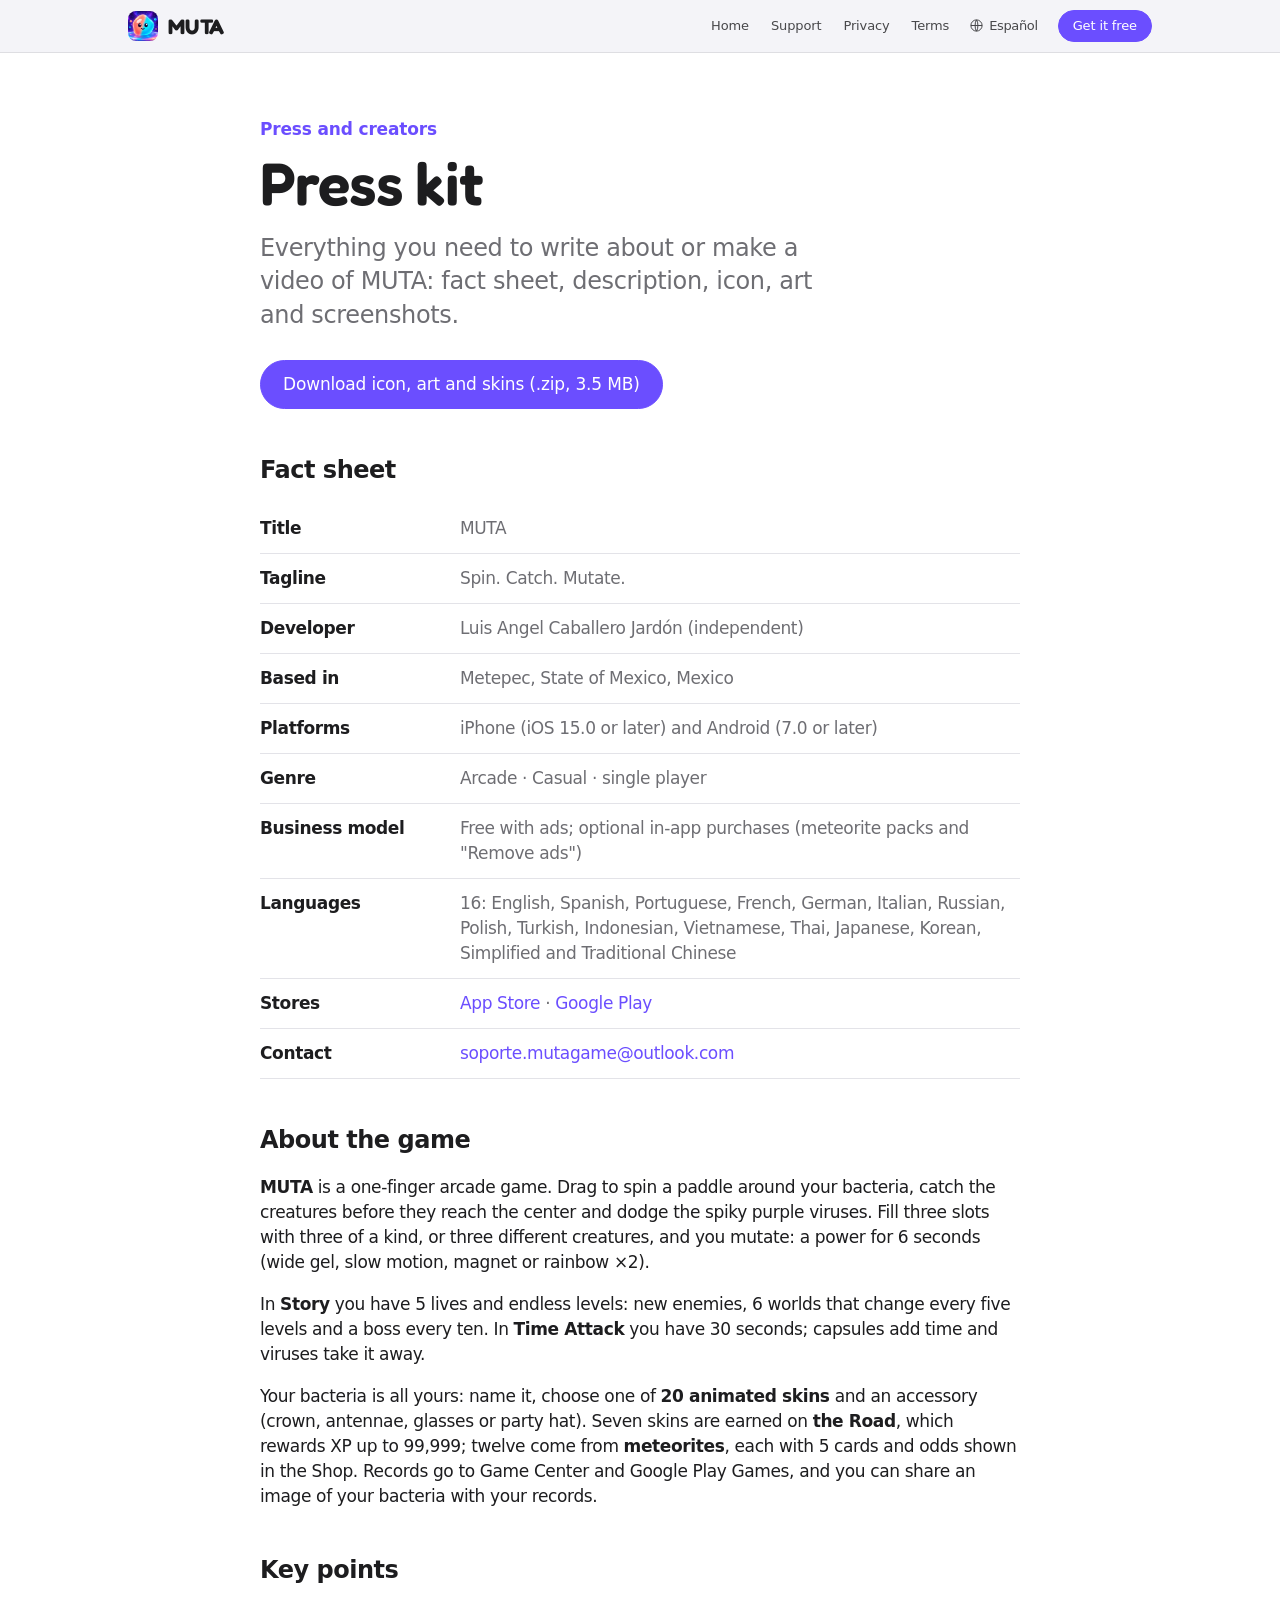
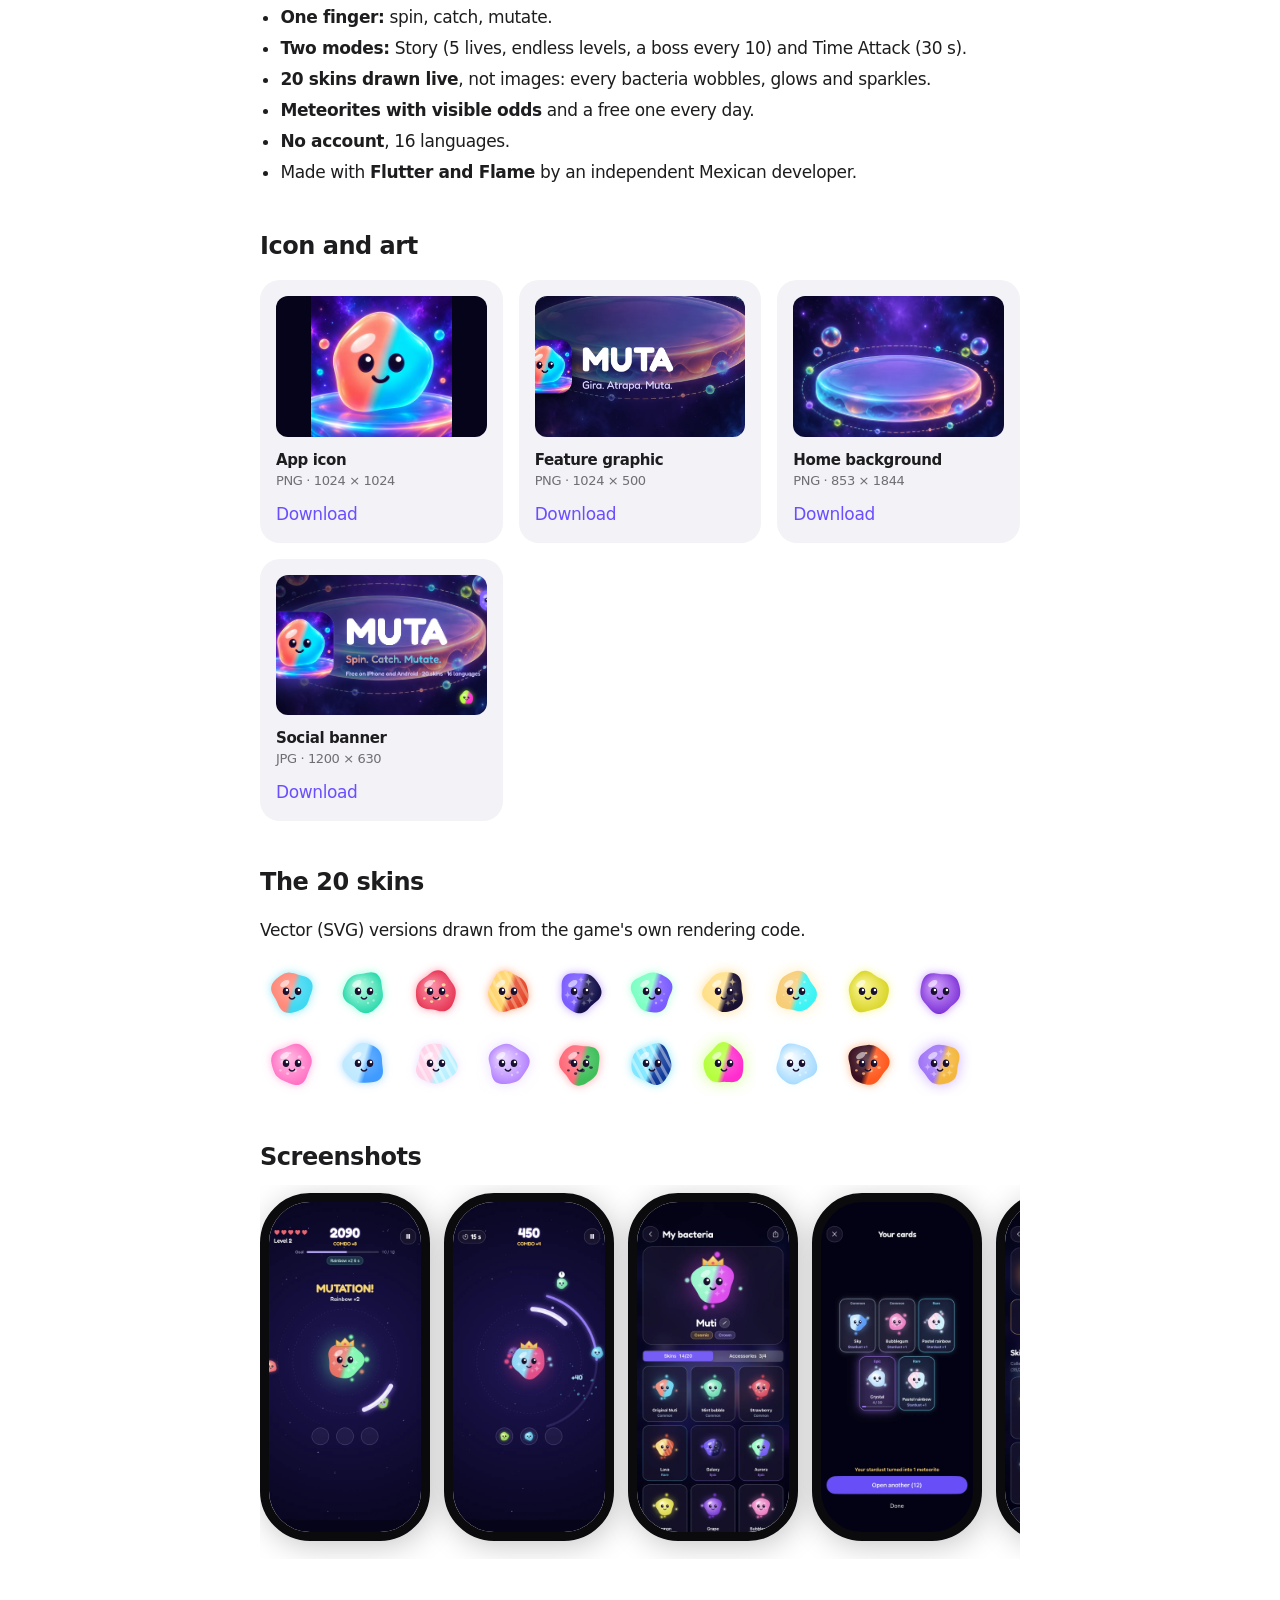
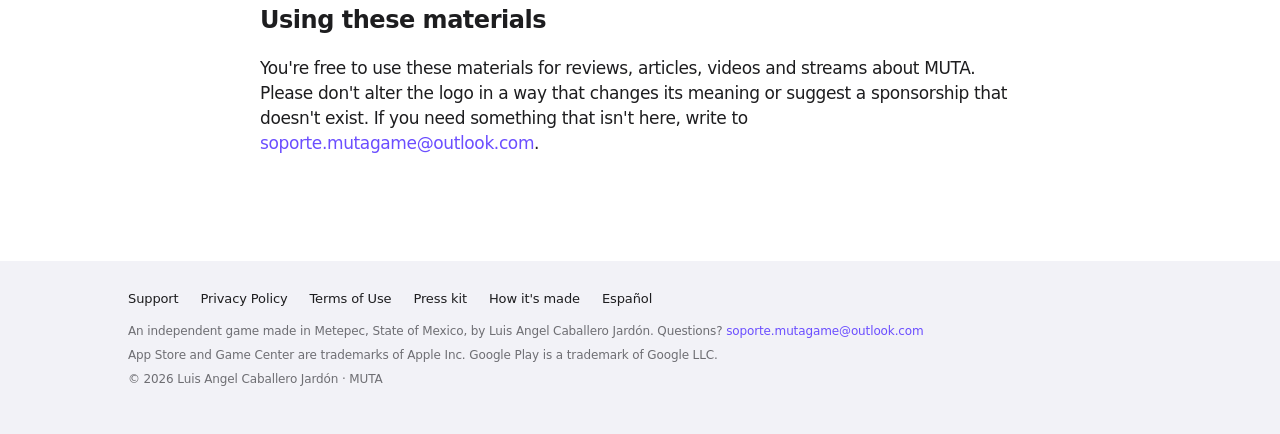
<file: presskit.html>
<!DOCTYPE html>
<html lang="en">
<head>
  <meta charset="utf-8">
  <meta name="viewport" content="width=device-width, initial-scale=1, viewport-fit=cover">
  <meta name="color-scheme" content="light dark">
  <title>Press kit · MUTA</title>
  <meta name="description" content="Fact sheet, description, icon, art and screenshots of MUTA.">
  <meta name="theme-color" content="#06041a">
  <link rel="canonical" href="https://llcaballeroll.github.io/muta_web/presskit.html">

  <meta property="og:type" content="website">
  <meta property="og:site_name" content="MUTA">
  <meta property="og:locale" content="en_US">
  <meta property="og:title" content="Press kit · MUTA">
  <meta property="og:description" content="Fact sheet, description, icon, art and screenshots of MUTA.">
  <meta property="og:url" content="https://llcaballeroll.github.io/muta_web/presskit.html">
  <meta property="og:image" content="https://llcaballeroll.github.io/muta_web/assets/img/og-image.jpg">
  <meta property="og:image:width" content="1200">
  <meta property="og:image:height" content="630">
  <meta property="og:image:alt" content="MUTA: the bacteria Muti floating in purple space">
  <meta name="twitter:card" content="summary_large_image">
  <meta name="twitter:title" content="Press kit · MUTA">
  <meta name="twitter:description" content="Fact sheet, description, icon, art and screenshots of MUTA.">
  <meta name="twitter:image" content="https://llcaballeroll.github.io/muta_web/assets/img/og-image.jpg">

  <link rel="icon" type="image/png" sizes="32x32" href="assets/img/favicon-32.png">
  <link rel="icon" type="image/png" sizes="192x192" href="assets/img/icon-192.png">
  <link rel="apple-touch-icon" href="assets/img/apple-touch-icon.png">
  <link rel="preconnect" href="https://fonts.googleapis.com">
  <link rel="preconnect" href="https://fonts.gstatic.com" crossorigin>
  <link rel="stylesheet" href="https://fonts.googleapis.com/css2?family=Fredoka:wght@500..700&amp;display=swap">
  <link rel="stylesheet" href="css/styles.css">
</head>
<body>
  <a class="skip-link" href="#main">Skip to content</a>

  <header class="nav">
    <nav class="wrap nav-inner" aria-label="Main">
      <a class="brand" href="./"><img src="assets/img/icon-192.png" alt="" width="30" height="30">MUTA</a>
      <div class="nav-links">
        <a href="./">Home</a>
        <a href="support.html">Support</a>
        <a href="privacy.html">Privacy</a>
        <a href="terms.html">Terms</a>
      </div>
      <a class="lang" href="es/" hreflang="es" lang="es"><svg viewBox="0 0 24 24" aria-hidden="true"><circle cx="12" cy="12" r="9"/><path d="M3 12h18M12 3c3 3 3 15 0 18M12 3c-3 3-3 15 0 18"/></svg><span>Español</span></a>
      <a class="btn" href="./#get" data-smart-download>Get it free</a>
    </nav>
  </header>

  <main id="main" class="doc">
    <div class="wrap">
      <p class="eyebrow">Press and creators</p>
      <h1>Press kit</h1>
      <p class="lead">Everything you need to write about or make a video of MUTA: fact sheet, description, icon, art and screenshots.</p>
      <div class="btn-row" style="justify-content:flex-start"><a class="btn" href="assets/presskit/muta-presskit.zip" download>Download icon, art and skins (.zip, 3.5 MB)</a></div>

      <h2>Fact sheet</h2>
      <dl class="spec">
        <dt>Title</dt><dd>MUTA</dd>
        <dt>Tagline</dt><dd>Spin. Catch. Mutate.</dd>
        <dt>Developer</dt><dd>Luis Angel Caballero Jardón (independent)</dd>
        <dt>Based in</dt><dd>Metepec, State of Mexico, Mexico</dd>
        <dt>Platforms</dt><dd>iPhone (iOS 15.0 or later) and Android (7.0 or later)</dd>
        <dt>Genre</dt><dd>Arcade · Casual · single player</dd>
        <dt>Business model</dt><dd>Free with ads; optional in-app purchases (meteorite packs and "Remove ads")</dd>
        <dt>Languages</dt><dd>16: English, Spanish, Portuguese, French, German, Italian, Russian, Polish, Turkish, Indonesian, Vietnamese, Thai, Japanese, Korean, Simplified and Traditional Chinese</dd>
        <dt>Stores</dt><dd><a href="https://apps.apple.com/us/app/muta-gira-y-muta/id6829237403" target="_blank" rel="noopener">App Store</a> · <a href="https://play.google.com/store/apps/details?id=com.luiscaballero.muta" target="_blank" rel="noopener">Google Play</a></dd>
        <dt>Contact</dt><dd><a href="mailto:soporte.mutagame@outlook.com?subject=Press%20-%20MUTA">soporte.mutagame@outlook.com</a></dd>
      </dl>

      <h2>About the game</h2>
      <p><strong>MUTA</strong> is a one-finger arcade game. Drag to spin a paddle around your bacteria, catch the creatures before they reach the center and dodge the spiky purple viruses. Fill three slots with three of a kind, or three different creatures, and you mutate: a power for 6 seconds (wide gel, slow motion, magnet or rainbow ×2).</p>
      <p>In <strong>Story</strong> you have 5 lives and endless levels: new enemies, 6 worlds that change every five levels and a boss every ten. In <strong>Time Attack</strong> you have 30 seconds; capsules add time and viruses take it away.</p>
      <p>Your bacteria is all yours: name it, choose one of <strong>20 animated skins</strong> and an accessory (crown, antennae, glasses or party hat). Seven skins are earned on <strong>the Road</strong>, which rewards XP up to 99,999; twelve come from <strong>meteorites</strong>, each with 5 cards and odds shown in the Shop. Records go to Game Center and Google Play Games, and you can share an image of your bacteria with your records.</p>

      <h2>Key points</h2>
      <ul>
        <li><strong>One finger:</strong> spin, catch, mutate.</li>
        <li><strong>Two modes:</strong> Story (5 lives, endless levels, a boss every 10) and Time Attack (30 s).</li>
        <li><strong>20 skins drawn live</strong>, not images: every bacteria wobbles, glows and sparkles.</li>
        <li><strong>Meteorites with visible odds</strong> and a free one every day.</li>
        <li><strong>No account</strong>, 16 languages.</li>
        <li>Made with <strong>Flutter and Flame</strong> by an independent Mexican developer.</li>
      </ul>

      <h2>Icon and art</h2>
      <div class="assets">
        <div class="asset"><img src="assets/img/icon-art.webp" alt="App icon: the bacteria Muti, coral and cyan, on a platform in space" width="640" height="640" loading="lazy" style="object-fit:contain"><span>App icon<small>PNG · 1024 × 1024</small></span><a href="assets/presskit/muta-icon-1024.png" download>Download</a></div>
        <div class="asset"><img src="assets/img/feature.webp" alt="Feature graphic with the MUTA logo" width="1024" height="500" loading="lazy"><span>Feature graphic<small>PNG · 1024 × 500</small></span><a href="assets/presskit/muta-feature-graphic.png" download>Download</a></div>
        <div class="asset"><img src="assets/img/space.webp" alt="Home background: a glowing platform in purple space" width="853" height="1844" loading="lazy"><span>Home background<small>PNG · 853 × 1844</small></span><a href="assets/presskit/muta-key-art.png" download>Download</a></div>
        <div class="asset"><img src="assets/img/og-image.jpg" alt="Social banner with the logo" width="1200" height="630" loading="lazy"><span>Social banner<small>JPG · 1200 × 630</small></span><a href="assets/img/og-image.jpg" download>Download</a></div>
      </div>

      <h2>The 20 skins</h2>
      <p>Vector (SVG) versions drawn from the game's own rendering code.</p>
      <div class="press-skins"><img src="assets/img/bac/skin-muti.svg" alt="Original Muti" width="256" height="256" loading="lazy"><img src="assets/img/bac/skin-menta.svg" alt="Mint bubble" width="256" height="256" loading="lazy"><img src="assets/img/bac/skin-fresa.svg" alt="Strawberry" width="256" height="256" loading="lazy"><img src="assets/img/bac/skin-lava.svg" alt="Lava" width="256" height="256" loading="lazy"><img src="assets/img/bac/skin-galaxia.svg" alt="Galaxy" width="256" height="256" loading="lazy"><img src="assets/img/bac/skin-aurora.svg" alt="Aurora" width="256" height="256" loading="lazy"><img src="assets/img/bac/skin-eclipse.svg" alt="Eclipse" width="256" height="256" loading="lazy"><img src="assets/img/bac/skin-supremo.svg" alt="Supreme mutant" width="256" height="256" loading="lazy"><img src="assets/img/bac/skin-limon.svg" alt="Lemon" width="256" height="256" loading="lazy"><img src="assets/img/bac/skin-uva.svg" alt="Grape" width="256" height="256" loading="lazy"><img src="assets/img/bac/skin-chicle.svg" alt="Bubblegum" width="256" height="256" loading="lazy"><img src="assets/img/bac/skin-cielo.svg" alt="Sky" width="256" height="256" loading="lazy"><img src="assets/img/bac/skin-pastel.svg" alt="Pastel rainbow" width="256" height="256" loading="lazy"><img src="assets/img/bac/skin-medusa.svg" alt="Jellyfish" width="256" height="256" loading="lazy"><img src="assets/img/bac/skin-sandia.svg" alt="Watermelon" width="256" height="256" loading="lazy"><img src="assets/img/bac/skin-oceano.svg" alt="Ocean" width="256" height="256" loading="lazy"><img src="assets/img/bac/skin-neon.svg" alt="Neon" width="256" height="256" loading="lazy"><img src="assets/img/bac/skin-cristal.svg" alt="Crystal" width="256" height="256" loading="lazy"><img src="assets/img/bac/skin-magma.svg" alt="Magma" width="256" height="256" loading="lazy"><img src="assets/img/bac/skin-cosmica.svg" alt="Cosmic" width="256" height="256" loading="lazy"></div>

      <h2>Screenshots</h2>
      <div class="press-shots" tabindex="0" role="group" aria-label="Screenshots, scroll sideways">
        <img class="screen" src="assets/shots/en/01-story.webp" alt="Story" width="760" height="1652" loading="lazy">
        <img class="screen" src="assets/shots/en/02-time.webp" alt="Time Attack" width="760" height="1652" loading="lazy">
        <img class="screen" src="assets/shots/en/03-bacteria.webp" alt="My bacteria" width="760" height="1652" loading="lazy">
        <img class="screen" src="assets/shots/en/04-meteor.webp" alt="Meteorites" width="760" height="1652" loading="lazy">
        <img class="screen" src="assets/shots/en/05-skins.webp" alt="Skins" width="760" height="1652" loading="lazy">
        <img class="screen" src="assets/shots/en/06-camino.webp" alt="The Road" width="760" height="1652" loading="lazy">
        <img class="screen" src="assets/shots/en/07-home.webp" alt="Home" width="760" height="1652" loading="lazy">
        <img class="screen" src="assets/shots/en/08-share.webp" alt="Share" width="760" height="1652" loading="lazy">
      </div>

      <h2>Using these materials</h2>
      <p>You're free to use these materials for reviews, articles, videos and streams about MUTA. Please don't alter the logo in a way that changes its meaning or suggest a sponsorship that doesn't exist. If you need something that isn't here, write to <a href="mailto:soporte.mutagame@outlook.com?subject=Press%20-%20MUTA">soporte.mutagame@outlook.com</a>.</p>
    </div>
  </main>

  <footer class="footer">
    <div class="wrap">
      <div class="footer-links">
        <a href="support.html">Support</a>
        <a href="privacy.html">Privacy Policy</a>
        <a href="terms.html">Terms of Use</a>
        <a href="presskit.html">Press kit</a>
        <a href="technical.html">How it's made</a>
        <a href="es/" hreflang="es" lang="es">Español</a>
      </div>
      <p>An independent game made in Metepec, State of Mexico, by Luis Angel Caballero Jardón. Questions? <a href="mailto:soporte.mutagame@outlook.com">soporte.mutagame@outlook.com</a></p>
      <p>App Store and Game Center are trademarks of Apple Inc. Google Play is a trademark of Google LLC.</p>
      <p>© 2026 Luis Angel Caballero Jardón · MUTA</p>
    </div>
  </footer>
  <script src="js/site.js" defer></script>
</body>
</html>
</file>
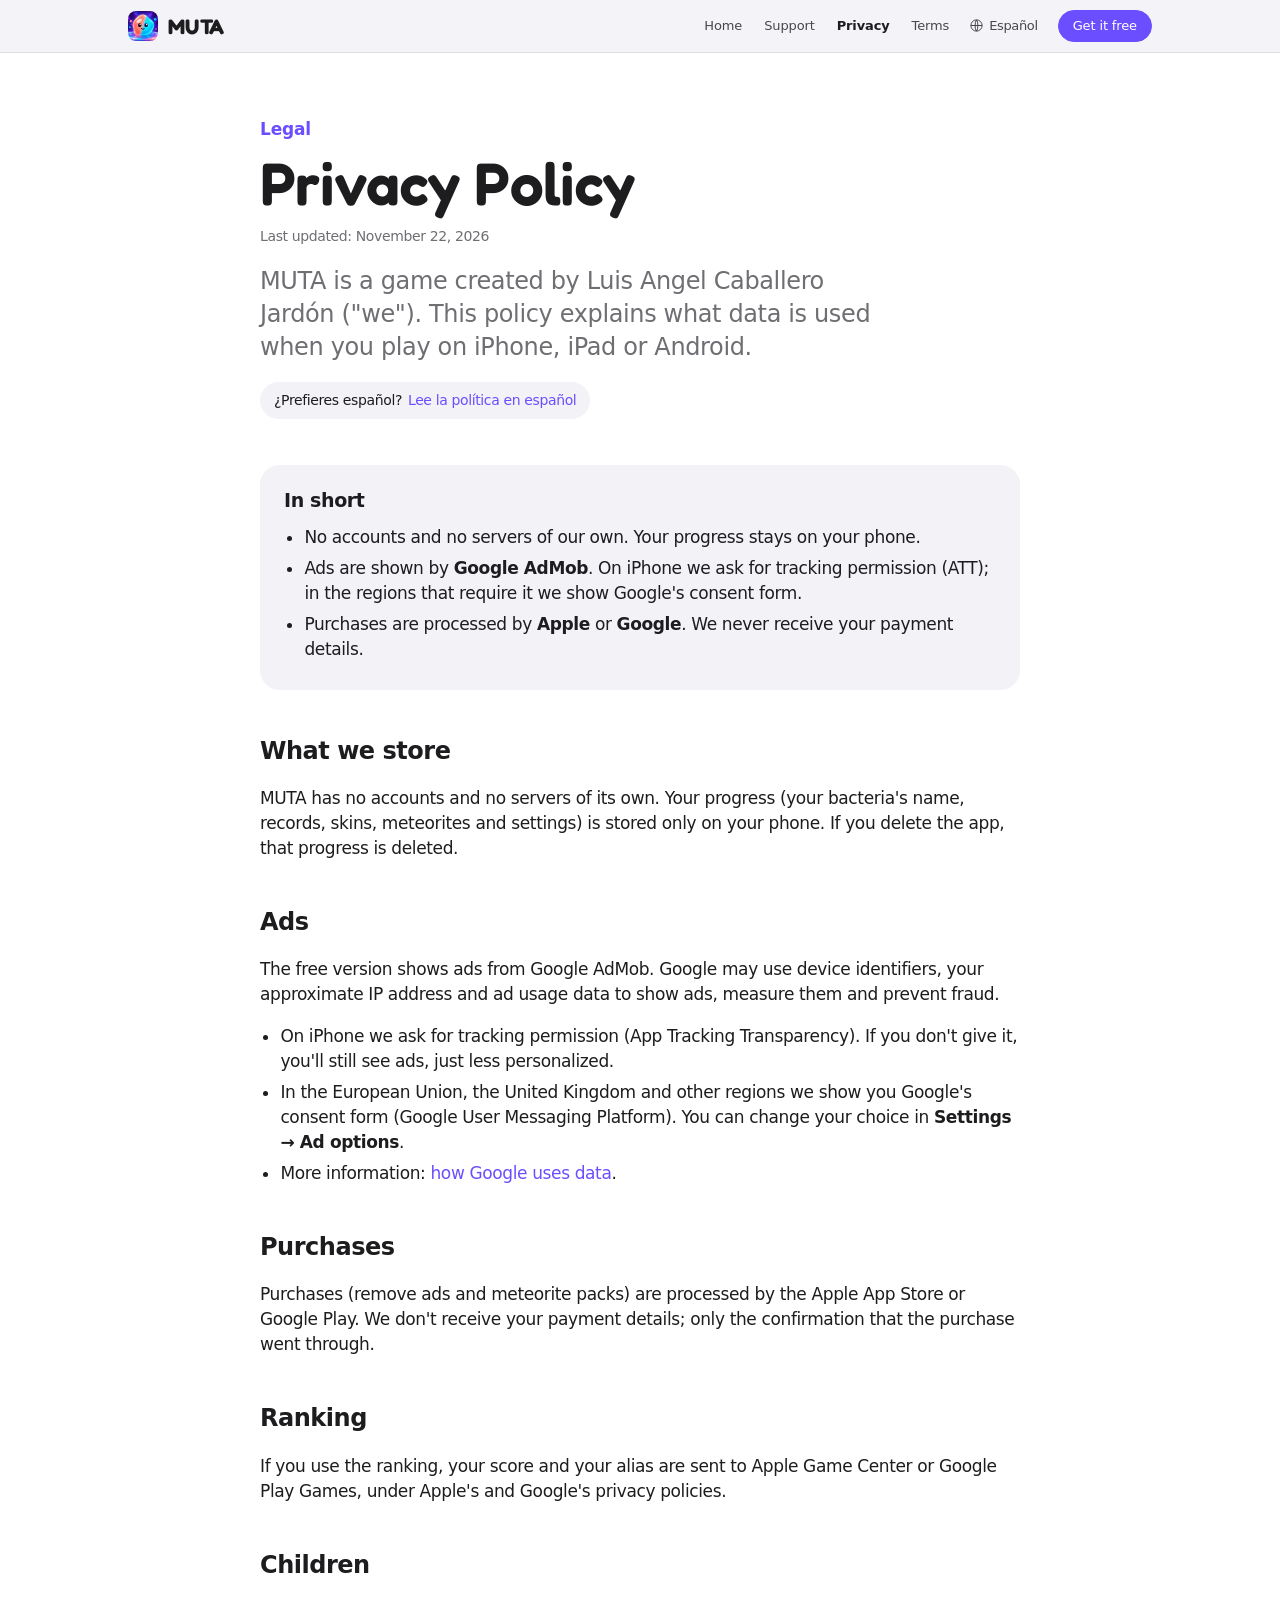
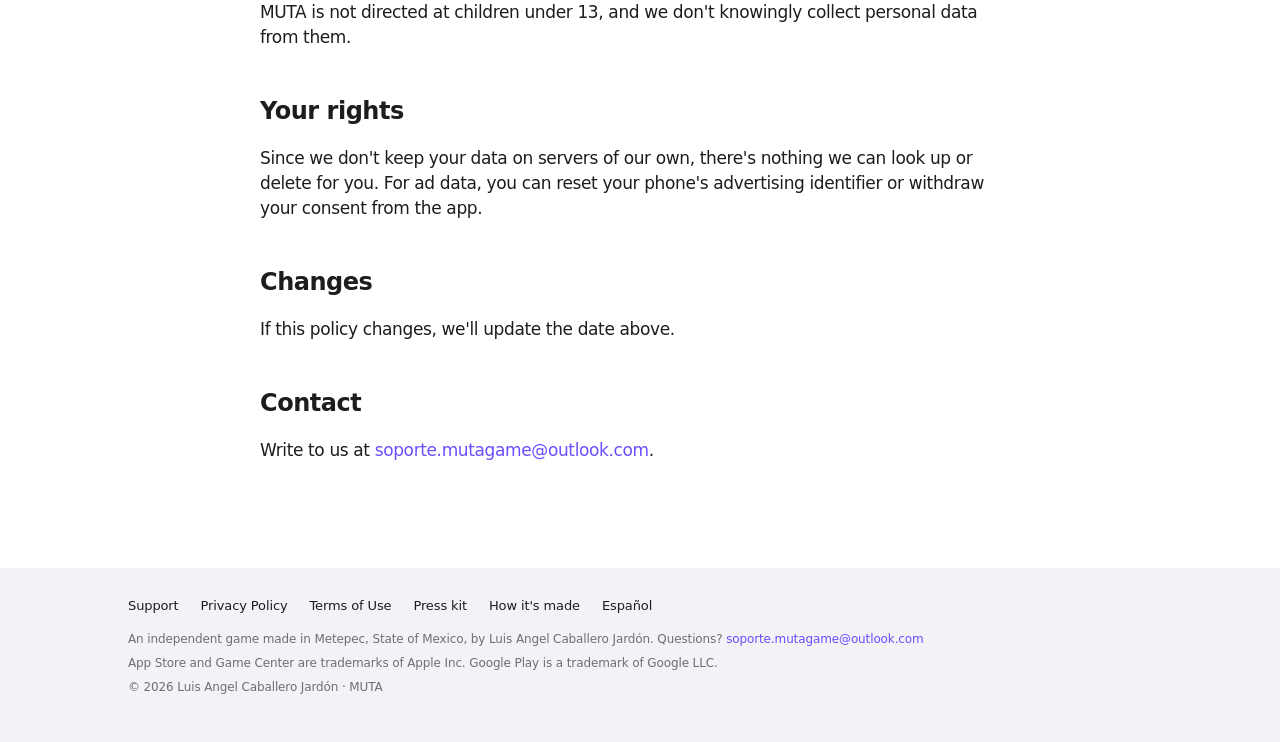
<file: privacy.html>
<!DOCTYPE html>
<html lang="en">
<head>
  <meta charset="utf-8">
  <meta name="viewport" content="width=device-width, initial-scale=1, viewport-fit=cover">
  <meta name="color-scheme" content="light dark">
  <title>Privacy Policy · MUTA</title>
  <meta name="description" content="How MUTA handles your data: no accounts, progress on your phone, AdMob ads with consent.">
  <meta name="theme-color" content="#06041a">
  <link rel="canonical" href="https://llcaballeroll.github.io/muta_web/privacy.html">
  <link rel="alternate" hreflang="en" href="https://llcaballeroll.github.io/muta_web/privacy.html">
  <link rel="alternate" hreflang="es" href="https://llcaballeroll.github.io/muta_web/es/privacy.html">
  <link rel="alternate" hreflang="x-default" href="https://llcaballeroll.github.io/muta_web/privacy.html">

  <meta property="og:type" content="website">
  <meta property="og:site_name" content="MUTA">
  <meta property="og:locale" content="en_US">
  <meta property="og:locale:alternate" content="es_MX">
  <meta property="og:title" content="Privacy Policy · MUTA">
  <meta property="og:description" content="How MUTA handles your data: no accounts, progress on your phone, AdMob ads with consent.">
  <meta property="og:url" content="https://llcaballeroll.github.io/muta_web/privacy.html">
  <meta property="og:image" content="https://llcaballeroll.github.io/muta_web/assets/img/og-image.jpg">
  <meta property="og:image:width" content="1200">
  <meta property="og:image:height" content="630">
  <meta property="og:image:alt" content="MUTA: the bacteria Muti floating in purple space">
  <meta name="twitter:card" content="summary_large_image">
  <meta name="twitter:title" content="Privacy Policy · MUTA">
  <meta name="twitter:description" content="How MUTA handles your data: no accounts, progress on your phone, AdMob ads with consent.">
  <meta name="twitter:image" content="https://llcaballeroll.github.io/muta_web/assets/img/og-image.jpg">

  <link rel="icon" type="image/png" sizes="32x32" href="assets/img/favicon-32.png">
  <link rel="icon" type="image/png" sizes="192x192" href="assets/img/icon-192.png">
  <link rel="apple-touch-icon" href="assets/img/apple-touch-icon.png">
  <link rel="preconnect" href="https://fonts.googleapis.com">
  <link rel="preconnect" href="https://fonts.gstatic.com" crossorigin>
  <link rel="stylesheet" href="https://fonts.googleapis.com/css2?family=Fredoka:wght@500..700&amp;display=swap">
  <link rel="stylesheet" href="css/styles.css">
</head>
<body>
  <a class="skip-link" href="#main">Skip to content</a>

  <header class="nav">
    <nav class="wrap nav-inner" aria-label="Main">
      <a class="brand" href="./"><img src="assets/img/icon-192.png" alt="" width="30" height="30">MUTA</a>
      <div class="nav-links">
        <a href="./">Home</a>
        <a href="support.html">Support</a>
        <a href="privacy.html" aria-current="page">Privacy</a>
        <a href="terms.html">Terms</a>
      </div>
      <a class="lang" href="es/privacy.html" hreflang="es" lang="es"><svg viewBox="0 0 24 24" aria-hidden="true"><circle cx="12" cy="12" r="9"/><path d="M3 12h18M12 3c3 3 3 15 0 18M12 3c-3 3-3 15 0 18"/></svg><span>Español</span></a>
      <a class="btn" href="./#get" data-smart-download>Get it free</a>
    </nav>
  </header>

  <main id="main" class="doc">
    <div class="wrap">
      <p class="eyebrow">Legal</p>
      <h1>Privacy Policy</h1>
      <p class="updated">Last updated: November 22, 2026</p>
      <p class="lead">MUTA is a game created by Luis Angel Caballero Jardón ("we"). This policy explains what data is used when you play on iPhone, iPad or Android.</p>
      <p class="notice" lang="es">¿Prefieres español? <a href="es/privacy.html" hreflang="es">Lee la política en español</a></p>

      <div class="summary">
        <h2>In short</h2>
        <ul>
          <li>No accounts and no servers of our own. Your progress stays on your phone.</li>
          <li>Ads are shown by <strong>Google AdMob</strong>. On iPhone we ask for tracking permission (ATT); in the regions that require it we show Google's consent form.</li>
          <li>Purchases are processed by <strong>Apple</strong> or <strong>Google</strong>. We never receive your payment details.</li>
        </ul>
      </div>

      <h2 id="stored">What we store</h2>
      <p>MUTA has no accounts and no servers of its own. Your progress (your bacteria's name, records, skins, meteorites and settings) is stored only on your phone. If you delete the app, that progress is deleted.</p>

      <h2 id="ads">Ads</h2>
      <p>The free version shows ads from Google AdMob. Google may use device identifiers, your approximate IP address and ad usage data to show ads, measure them and prevent fraud.</p>
      <ul>
        <li>On iPhone we ask for tracking permission (App Tracking Transparency). If you don't give it, you'll still see ads, just less personalized.</li>
        <li>In the European Union, the United Kingdom and other regions we show you Google's consent form (Google User Messaging Platform). You can change your choice in <strong>Settings → Ad options</strong>.</li>
        <li>More information: <a href="https://policies.google.com/technologies/partner-sites" target="_blank" rel="noopener">how Google uses data</a>.</li>
      </ul>

      <h2 id="purchases">Purchases</h2>
      <p>Purchases (remove ads and meteorite packs) are processed by the Apple App Store or Google Play. We don't receive your payment details; only the confirmation that the purchase went through.</p>

      <h2 id="ranking">Ranking</h2>
      <p>If you use the ranking, your score and your alias are sent to Apple Game Center or Google Play Games, under Apple's and Google's privacy policies.</p>

      <h2 id="children">Children</h2>
      <p>MUTA is not directed at children under 13, and we don't knowingly collect personal data from them.</p>

      <h2 id="rights">Your rights</h2>
      <p>Since we don't keep your data on servers of our own, there's nothing we can look up or delete for you. For ad data, you can reset your phone's advertising identifier or withdraw your consent from the app.</p>

      <h2 id="changes">Changes</h2>
      <p>If this policy changes, we'll update the date above.</p>

      <h2 id="contact">Contact</h2>
      <p>Write to us at <a href="mailto:soporte.mutagame@outlook.com?subject=Privacy%20-%20MUTA">soporte.mutagame@outlook.com</a>.</p>
    </div>
  </main>

  <footer class="footer">
    <div class="wrap">
      <div class="footer-links">
        <a href="support.html">Support</a>
        <a href="privacy.html">Privacy Policy</a>
        <a href="terms.html">Terms of Use</a>
        <a href="presskit.html">Press kit</a>
        <a href="technical.html">How it's made</a>
        <a href="es/privacy.html" hreflang="es" lang="es">Español</a>
      </div>
      <p>An independent game made in Metepec, State of Mexico, by Luis Angel Caballero Jardón. Questions? <a href="mailto:soporte.mutagame@outlook.com">soporte.mutagame@outlook.com</a></p>
      <p>App Store and Game Center are trademarks of Apple Inc. Google Play is a trademark of Google LLC.</p>
      <p>© 2026 Luis Angel Caballero Jardón · MUTA</p>
    </div>
  </footer>
  <script src="js/site.js" defer></script>
</body>
</html>
</file>
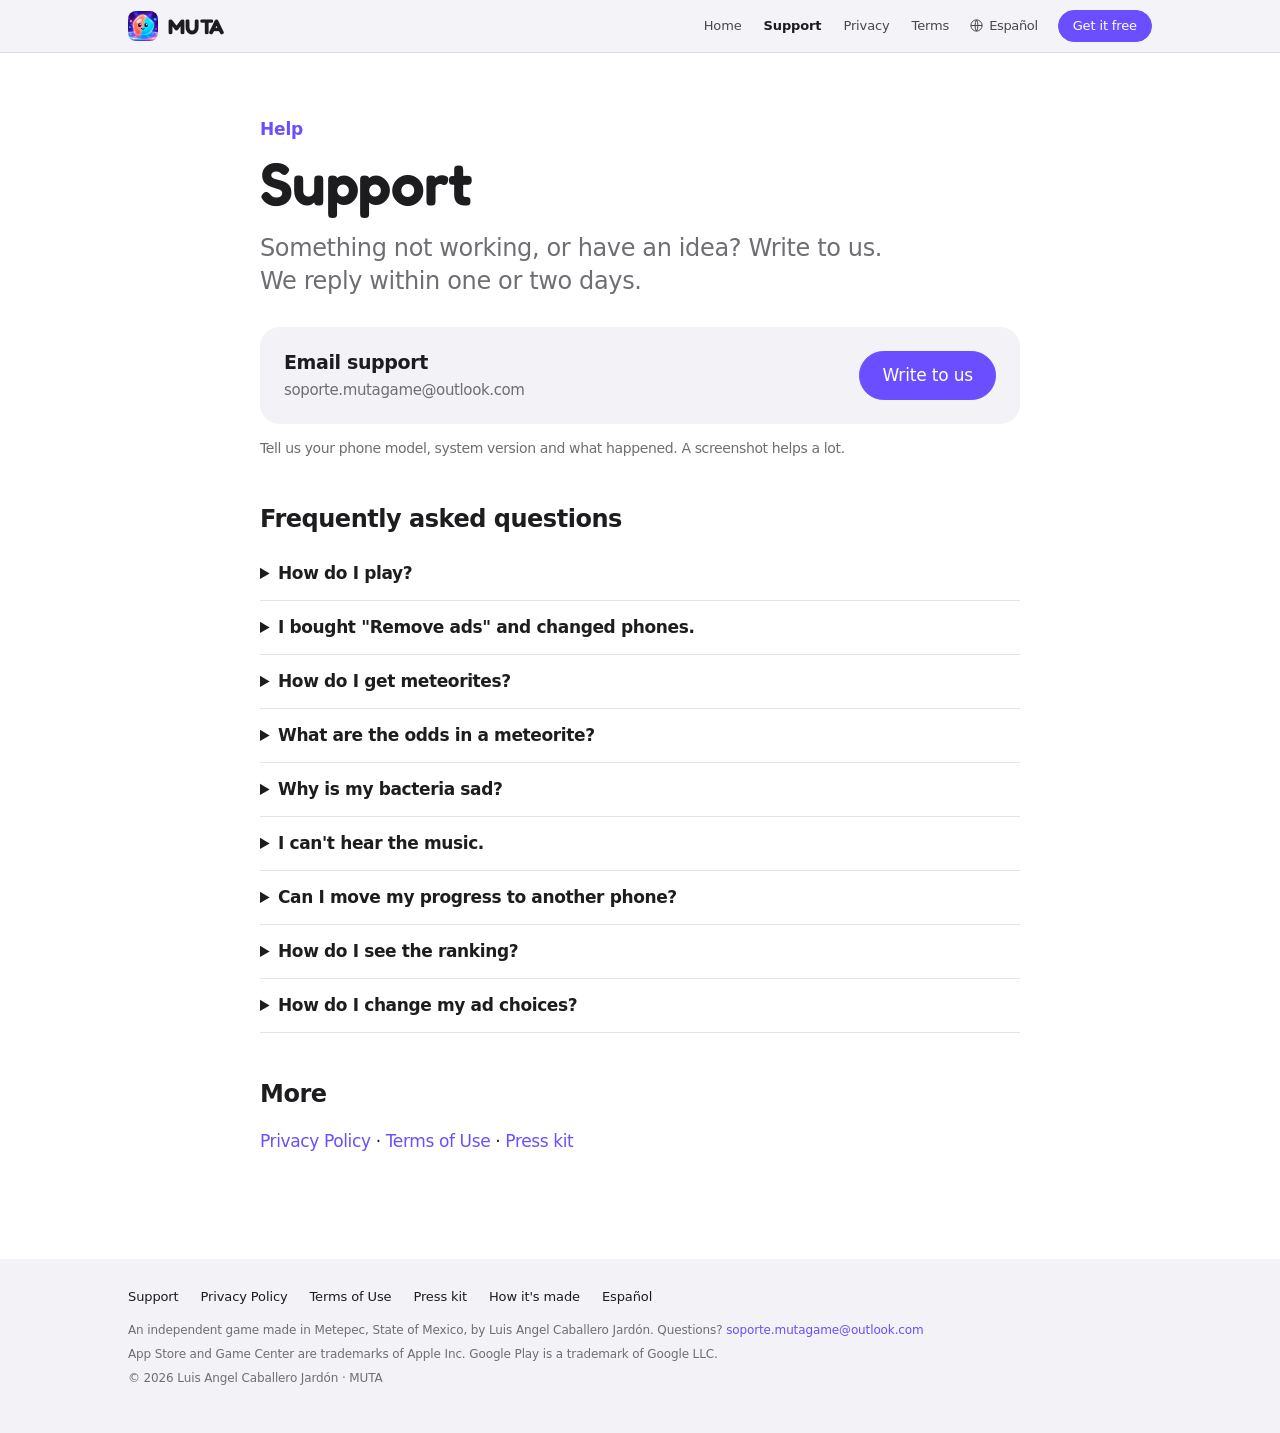
<file: support.html>
<!DOCTYPE html>
<html lang="en">
<head>
  <meta charset="utf-8">
  <meta name="viewport" content="width=device-width, initial-scale=1, viewport-fit=cover">
  <meta name="color-scheme" content="light dark">
  <title>Support · MUTA</title>
  <meta name="description" content="MUTA help and frequently asked questions. Write to soporte.mutagame@outlook.com.">
  <meta name="theme-color" content="#06041a">
  <link rel="canonical" href="https://llcaballeroll.github.io/muta_web/support.html">
  <link rel="alternate" hreflang="en" href="https://llcaballeroll.github.io/muta_web/support.html">
  <link rel="alternate" hreflang="es" href="https://llcaballeroll.github.io/muta_web/es/support.html">
  <link rel="alternate" hreflang="x-default" href="https://llcaballeroll.github.io/muta_web/support.html">

  <meta property="og:type" content="website">
  <meta property="og:site_name" content="MUTA">
  <meta property="og:locale" content="en_US">
  <meta property="og:locale:alternate" content="es_MX">
  <meta property="og:title" content="Support · MUTA">
  <meta property="og:description" content="MUTA help and frequently asked questions. Write to soporte.mutagame@outlook.com.">
  <meta property="og:url" content="https://llcaballeroll.github.io/muta_web/support.html">
  <meta property="og:image" content="https://llcaballeroll.github.io/muta_web/assets/img/og-image.jpg">
  <meta property="og:image:width" content="1200">
  <meta property="og:image:height" content="630">
  <meta property="og:image:alt" content="MUTA: the bacteria Muti floating in purple space">
  <meta name="twitter:card" content="summary_large_image">
  <meta name="twitter:title" content="Support · MUTA">
  <meta name="twitter:description" content="MUTA help and frequently asked questions. Write to soporte.mutagame@outlook.com.">
  <meta name="twitter:image" content="https://llcaballeroll.github.io/muta_web/assets/img/og-image.jpg">

  <link rel="icon" type="image/png" sizes="32x32" href="assets/img/favicon-32.png">
  <link rel="icon" type="image/png" sizes="192x192" href="assets/img/icon-192.png">
  <link rel="apple-touch-icon" href="assets/img/apple-touch-icon.png">
  <link rel="preconnect" href="https://fonts.googleapis.com">
  <link rel="preconnect" href="https://fonts.gstatic.com" crossorigin>
  <link rel="stylesheet" href="https://fonts.googleapis.com/css2?family=Fredoka:wght@500..700&amp;display=swap">
  <link rel="stylesheet" href="css/styles.css">
</head>
<body>
  <a class="skip-link" href="#main">Skip to content</a>

  <header class="nav">
    <nav class="wrap nav-inner" aria-label="Main">
      <a class="brand" href="./"><img src="assets/img/icon-192.png" alt="" width="30" height="30">MUTA</a>
      <div class="nav-links">
        <a href="./">Home</a>
        <a href="support.html" aria-current="page">Support</a>
        <a href="privacy.html">Privacy</a>
        <a href="terms.html">Terms</a>
      </div>
      <a class="lang" href="es/support.html" hreflang="es" lang="es"><svg viewBox="0 0 24 24" aria-hidden="true"><circle cx="12" cy="12" r="9"/><path d="M3 12h18M12 3c3 3 3 15 0 18M12 3c-3 3-3 15 0 18"/></svg><span>Español</span></a>
      <a class="btn" href="./#get" data-smart-download>Get it free</a>
    </nav>
  </header>

  <main id="main" class="doc">
    <div class="wrap">
      <p class="eyebrow">Help</p>
      <h1>Support</h1>
      <p class="lead">Something not working, or have an idea? Write to us. We reply within one or two days.</p>
      <div class="contact-card">
        <p><strong>Email support</strong><span>soporte.mutagame@outlook.com</span></p>
        <a class="btn" href="mailto:soporte.mutagame@outlook.com?subject=MUTA%20-%20Support">Write to us</a>
      </div>
      <p class="fineprint" style="margin-left:0">Tell us your phone model, system version and what happened. A screenshot helps a lot.</p>

      <h2>Frequently asked questions</h2>
      <div class="faq">
        <details>
          <summary>How do I play?</summary>
          <p>Drag your finger to spin the paddle around your bacteria. Catch the good creatures and let the viruses go by. Filling the 3 slots with three of a kind, or three different ones, makes you mutate and gives you a power for 6 seconds. The full guide is in <strong>Settings → How to play</strong>.</p>
        </details>
        <details>
          <summary>I bought "Remove ads" and changed phones.</summary>
          <p>Open <strong>Settings → Restore purchases</strong> with the same Apple or Google account you used to buy it.</p>
        </details>
        <details>
          <summary>How do I get meteorites?</summary>
          <p>One free every day, up to five by watching ads, one for every 25 special creatures you catch, on the Road and with the stardust from duplicate cards.</p>
        </details>
        <details>
          <summary>What are the odds in a meteorite?</summary>
          <p>Each meteorite gives 5 cards. Each card is Common (60%), Rare (28%), Epic (10%) or Legendary (2%). The odds are shown in the Shop and on <a href="./#skins">the home page</a>.</p>
        </details>
        <details>
          <summary>Why is my bacteria sad?</summary>
          <p>If you don't play for a few days it gets hungry and then tired. Play a round to feed it.</p>
        </details>
        <details>
          <summary>I can't hear the music.</summary>
          <p>MUTA respects the iPhone's silent switch. Check that it isn't on silent and that music is on in Settings.</p>
        </details>
        <details>
          <summary>Can I move my progress to another phone?</summary>
          <p>For now, progress is saved only on your phone. Purchases can be recovered with "Restore purchases".</p>
        </details>
        <details>
          <summary>How do I see the ranking?</summary>
          <p>Tap Ranking on the home screen. On iPhone, sign in to Game Center in your phone Settings; on Android you're asked to sign in to Google Play Games when you tap the button.</p>
        </details>
        <details>
          <summary>How do I change my ad choices?</summary>
          <p>In <strong>Settings → Ad options</strong>. Read more in the <a href="privacy.html">Privacy Policy</a>.</p>
        </details>
      </div>
      <h2>More</h2>
      <p><a href="privacy.html">Privacy Policy</a> · <a href="terms.html">Terms of Use</a> · <a href="presskit.html">Press kit</a></p>
    </div>
  </main>

  <footer class="footer">
    <div class="wrap">
      <div class="footer-links">
        <a href="support.html">Support</a>
        <a href="privacy.html">Privacy Policy</a>
        <a href="terms.html">Terms of Use</a>
        <a href="presskit.html">Press kit</a>
        <a href="technical.html">How it's made</a>
        <a href="es/support.html" hreflang="es" lang="es">Español</a>
      </div>
      <p>An independent game made in Metepec, State of Mexico, by Luis Angel Caballero Jardón. Questions? <a href="mailto:soporte.mutagame@outlook.com">soporte.mutagame@outlook.com</a></p>
      <p>App Store and Game Center are trademarks of Apple Inc. Google Play is a trademark of Google LLC.</p>
      <p>© 2026 Luis Angel Caballero Jardón · MUTA</p>
    </div>
  </footer>
  <script src="js/site.js" defer></script>
</body>
</html>
</file>
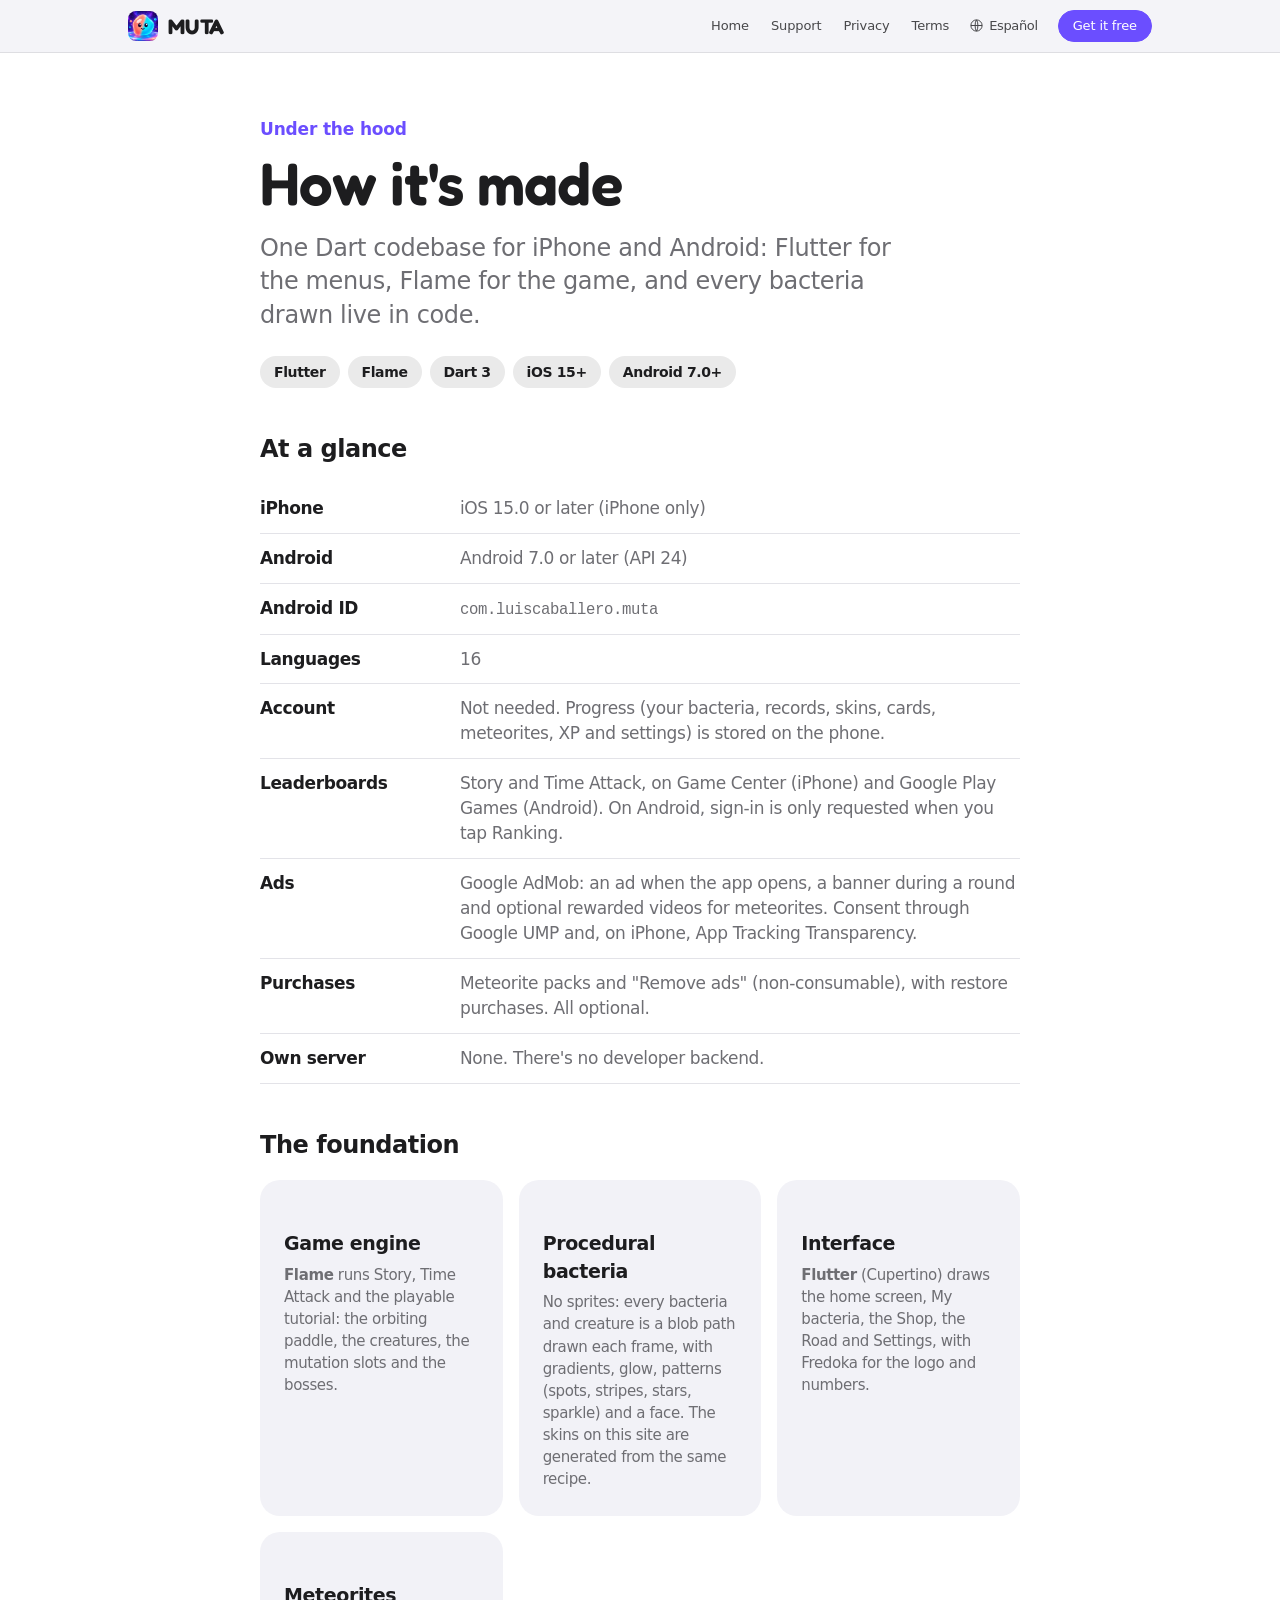
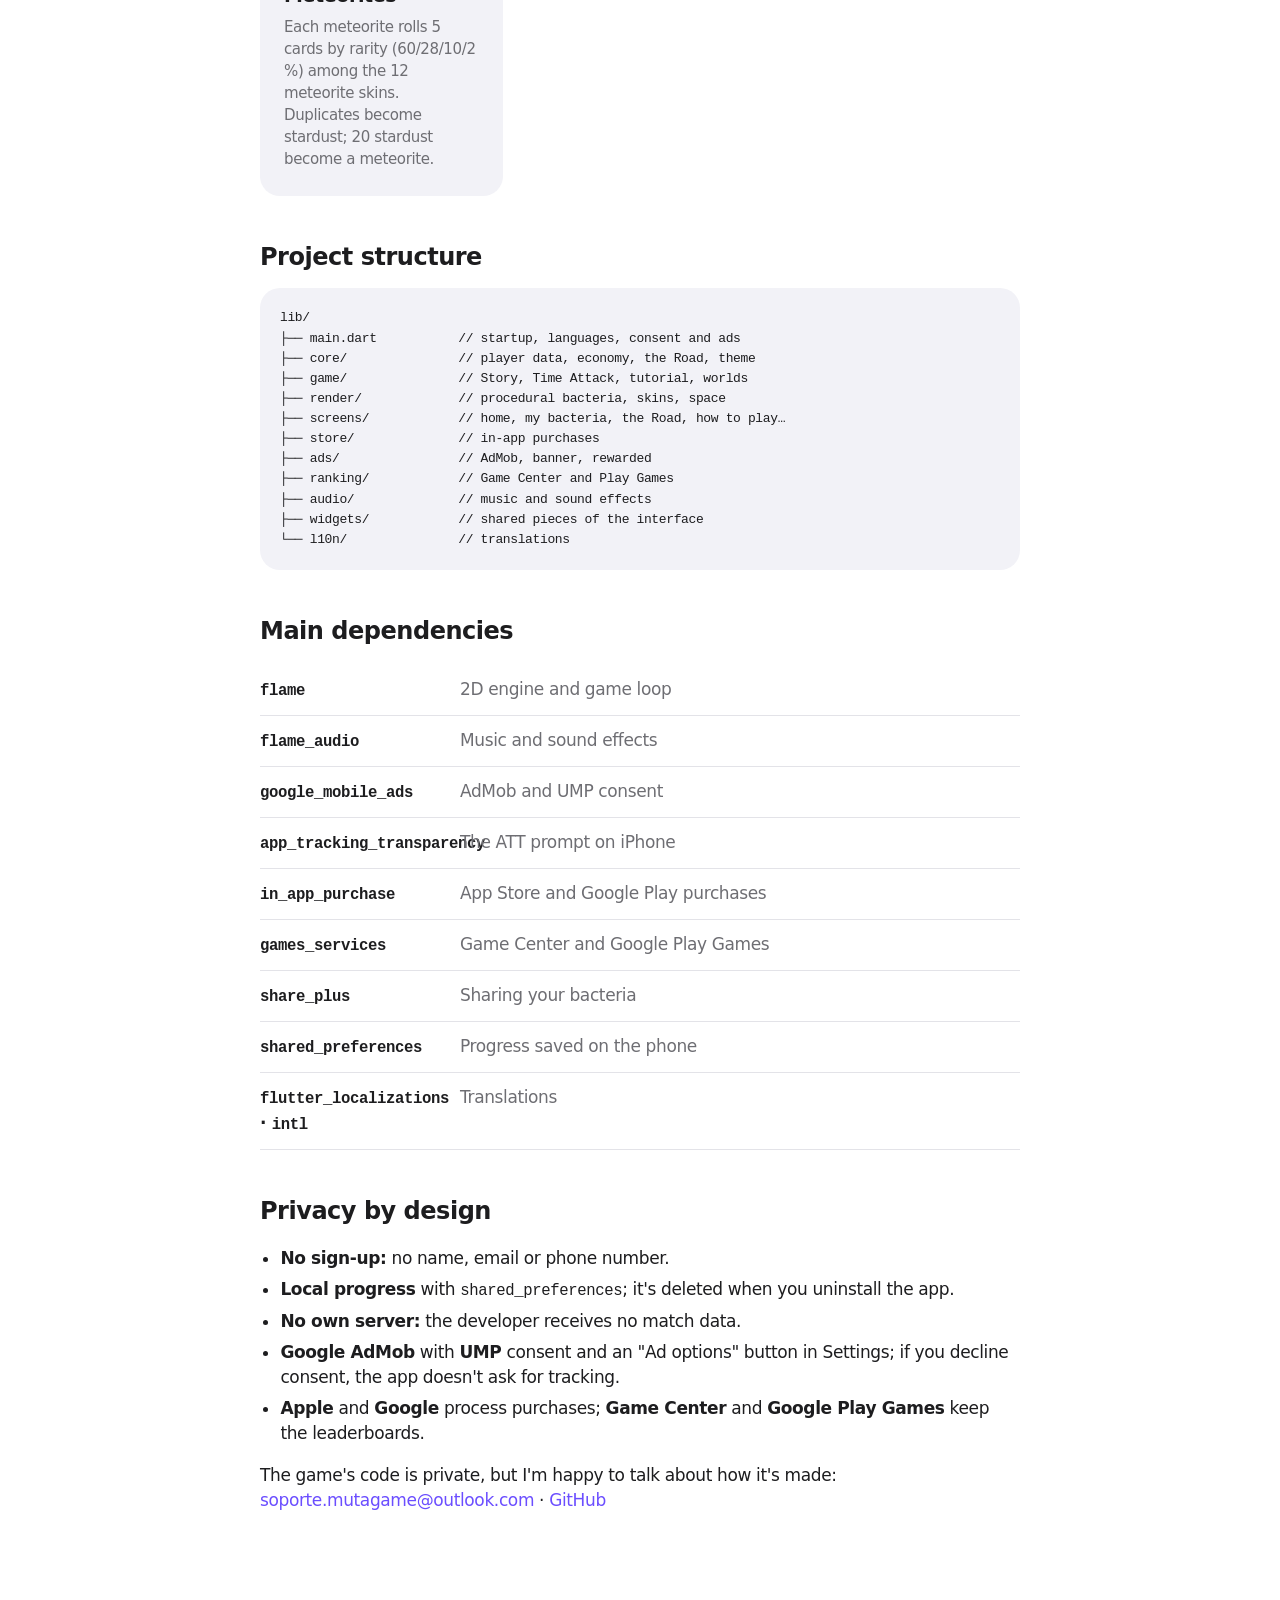
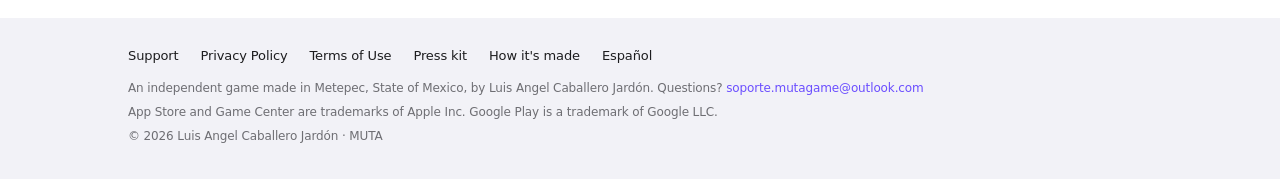
<file: technical.html>
<!DOCTYPE html>
<html lang="en">
<head>
  <meta charset="utf-8">
  <meta name="viewport" content="width=device-width, initial-scale=1, viewport-fit=cover">
  <meta name="color-scheme" content="light dark">
  <title>How it's made · MUTA</title>
  <meta name="description" content="How MUTA is built: Flutter for the menus, Flame for the game, procedural bacteria and privacy by design.">
  <meta name="theme-color" content="#06041a">
  <link rel="canonical" href="https://llcaballeroll.github.io/muta_web/technical.html">

  <meta property="og:type" content="website">
  <meta property="og:site_name" content="MUTA">
  <meta property="og:locale" content="en_US">
  <meta property="og:title" content="How it's made · MUTA">
  <meta property="og:description" content="How MUTA is built: Flutter for the menus, Flame for the game, procedural bacteria and privacy by design.">
  <meta property="og:url" content="https://llcaballeroll.github.io/muta_web/technical.html">
  <meta property="og:image" content="https://llcaballeroll.github.io/muta_web/assets/img/og-image.jpg">
  <meta property="og:image:width" content="1200">
  <meta property="og:image:height" content="630">
  <meta property="og:image:alt" content="MUTA: the bacteria Muti floating in purple space">
  <meta name="twitter:card" content="summary_large_image">
  <meta name="twitter:title" content="How it's made · MUTA">
  <meta name="twitter:description" content="How MUTA is built: Flutter for the menus, Flame for the game, procedural bacteria and privacy by design.">
  <meta name="twitter:image" content="https://llcaballeroll.github.io/muta_web/assets/img/og-image.jpg">

  <link rel="icon" type="image/png" sizes="32x32" href="assets/img/favicon-32.png">
  <link rel="icon" type="image/png" sizes="192x192" href="assets/img/icon-192.png">
  <link rel="apple-touch-icon" href="assets/img/apple-touch-icon.png">
  <link rel="preconnect" href="https://fonts.googleapis.com">
  <link rel="preconnect" href="https://fonts.gstatic.com" crossorigin>
  <link rel="stylesheet" href="https://fonts.googleapis.com/css2?family=Fredoka:wght@500..700&amp;display=swap">
  <link rel="stylesheet" href="css/styles.css">
</head>
<body>
  <a class="skip-link" href="#main">Skip to content</a>

  <header class="nav">
    <nav class="wrap nav-inner" aria-label="Main">
      <a class="brand" href="./"><img src="assets/img/icon-192.png" alt="" width="30" height="30">MUTA</a>
      <div class="nav-links">
        <a href="./">Home</a>
        <a href="support.html">Support</a>
        <a href="privacy.html">Privacy</a>
        <a href="terms.html">Terms</a>
      </div>
      <a class="lang" href="es/" hreflang="es" lang="es"><svg viewBox="0 0 24 24" aria-hidden="true"><circle cx="12" cy="12" r="9"/><path d="M3 12h18M12 3c3 3 3 15 0 18M12 3c-3 3-3 15 0 18"/></svg><span>Español</span></a>
      <a class="btn" href="./#get" data-smart-download>Get it free</a>
    </nav>
  </header>

  <main id="main" class="doc">
    <div class="wrap">
      <p class="eyebrow">Under the hood</p>
      <h1>How it's made</h1>
      <p class="lead">One Dart codebase for iPhone and Android: Flutter for the menus, Flame for the game, and every bacteria drawn live in code.</p>
      <div class="chips" style="justify-content:flex-start"><span class="chip">Flutter</span><span class="chip">Flame</span><span class="chip">Dart 3</span><span class="chip">iOS 15+</span><span class="chip">Android 7.0+</span></div>

      <h2>At a glance</h2>
      <dl class="spec">
        <dt>iPhone</dt><dd>iOS 15.0 or later (iPhone only)</dd>
        <dt>Android</dt><dd>Android 7.0 or later (API 24)</dd>
        <dt>Android ID</dt><dd><code>com.luiscaballero.muta</code></dd>
        <dt>Languages</dt><dd>16</dd>
        <dt>Account</dt><dd>Not needed. Progress (your bacteria, records, skins, cards, meteorites, XP and settings) is stored on the phone.</dd>
        <dt>Leaderboards</dt><dd>Story and Time Attack, on Game Center (iPhone) and Google Play Games (Android). On Android, sign-in is only requested when you tap Ranking.</dd>
        <dt>Ads</dt><dd>Google AdMob: an ad when the app opens, a banner during a round and optional rewarded videos for meteorites. Consent through Google UMP and, on iPhone, App Tracking Transparency.</dd>
        <dt>Purchases</dt><dd>Meteorite packs and "Remove ads" (non-consumable), with restore purchases. All optional.</dd>
        <dt>Own server</dt><dd>None. There's no developer backend.</dd>
      </dl>

      <h2>The foundation</h2>
      <div class="cards" style="margin-top:16px">
        <article class="card"><h3>Game engine</h3><p><strong>Flame</strong> runs Story, Time Attack and the playable tutorial: the orbiting paddle, the creatures, the mutation slots and the bosses.</p></article>
        <article class="card"><h3>Procedural bacteria</h3><p>No sprites: every bacteria and creature is a blob path drawn each frame, with gradients, glow, patterns (spots, stripes, stars, sparkle) and a face. The skins on this site are generated from the same recipe.</p></article>
        <article class="card"><h3>Interface</h3><p><strong>Flutter</strong> (Cupertino) draws the home screen, My bacteria, the Shop, the Road and Settings, with Fredoka for the logo and numbers.</p></article>
        <article class="card"><h3>Meteorites</h3><p>Each meteorite rolls 5 cards by rarity (60/28/10/2 %) among the 12 meteorite skins. Duplicates become stardust; 20 stardust become a meteorite.</p></article>
      </div>

      <h2>Project structure</h2>
<pre class="tree">lib/
├── main.dart           // startup, languages, consent and ads
├── core/               // player data, economy, the Road, theme
├── game/               // Story, Time Attack, tutorial, worlds
├── render/             // procedural bacteria, skins, space
├── screens/            // home, my bacteria, the Road, how to play…
├── store/              // in-app purchases
├── ads/                // AdMob, banner, rewarded
├── ranking/            // Game Center and Play Games
├── audio/              // music and sound effects
├── widgets/            // shared pieces of the interface
└── l10n/               // translations</pre>

      <h2>Main dependencies</h2>
      <dl class="spec">
        <dt><code>flame</code></dt><dd>2D engine and game loop</dd>
        <dt><code>flame_audio</code></dt><dd>Music and sound effects</dd>
        <dt><code>google_mobile_ads</code></dt><dd>AdMob and UMP consent</dd>
        <dt><code>app_tracking_transparency</code></dt><dd>The ATT prompt on iPhone</dd>
        <dt><code>in_app_purchase</code></dt><dd>App Store and Google Play purchases</dd>
        <dt><code>games_services</code></dt><dd>Game Center and Google Play Games</dd>
        <dt><code>share_plus</code></dt><dd>Sharing your bacteria</dd>
        <dt><code>shared_preferences</code></dt><dd>Progress saved on the phone</dd>
        <dt><code>flutter_localizations</code> · <code>intl</code></dt><dd>Translations</dd>
      </dl>

      <h2>Privacy by design</h2>
      <ul>
        <li><strong>No sign-up:</strong> no name, email or phone number.</li>
        <li><strong>Local progress</strong> with <code>shared_preferences</code>; it's deleted when you uninstall the app.</li>
        <li><strong>No own server:</strong> the developer receives no match data.</li>
        <li><strong>Google AdMob</strong> with <strong>UMP</strong> consent and an "Ad options" button in Settings; if you decline consent, the app doesn't ask for tracking.</li>
        <li><strong>Apple</strong> and <strong>Google</strong> process purchases; <strong>Game Center</strong> and <strong>Google Play Games</strong> keep the leaderboards.</li>
      </ul>
      <p>The game's code is private, but I'm happy to talk about how it's made: <a href="mailto:soporte.mutagame@outlook.com?subject=MUTA%20-%20Tech">soporte.mutagame@outlook.com</a> · <a href="https://github.com/llCaballeroll" target="_blank" rel="noopener">GitHub</a></p>
    </div>
  </main>

  <footer class="footer">
    <div class="wrap">
      <div class="footer-links">
        <a href="support.html">Support</a>
        <a href="privacy.html">Privacy Policy</a>
        <a href="terms.html">Terms of Use</a>
        <a href="presskit.html">Press kit</a>
        <a href="technical.html">How it's made</a>
        <a href="es/" hreflang="es" lang="es">Español</a>
      </div>
      <p>An independent game made in Metepec, State of Mexico, by Luis Angel Caballero Jardón. Questions? <a href="mailto:soporte.mutagame@outlook.com">soporte.mutagame@outlook.com</a></p>
      <p>App Store and Game Center are trademarks of Apple Inc. Google Play is a trademark of Google LLC.</p>
      <p>© 2026 Luis Angel Caballero Jardón · MUTA</p>
    </div>
  </footer>
  <script src="js/site.js" defer></script>
</body>
</html>
</file>
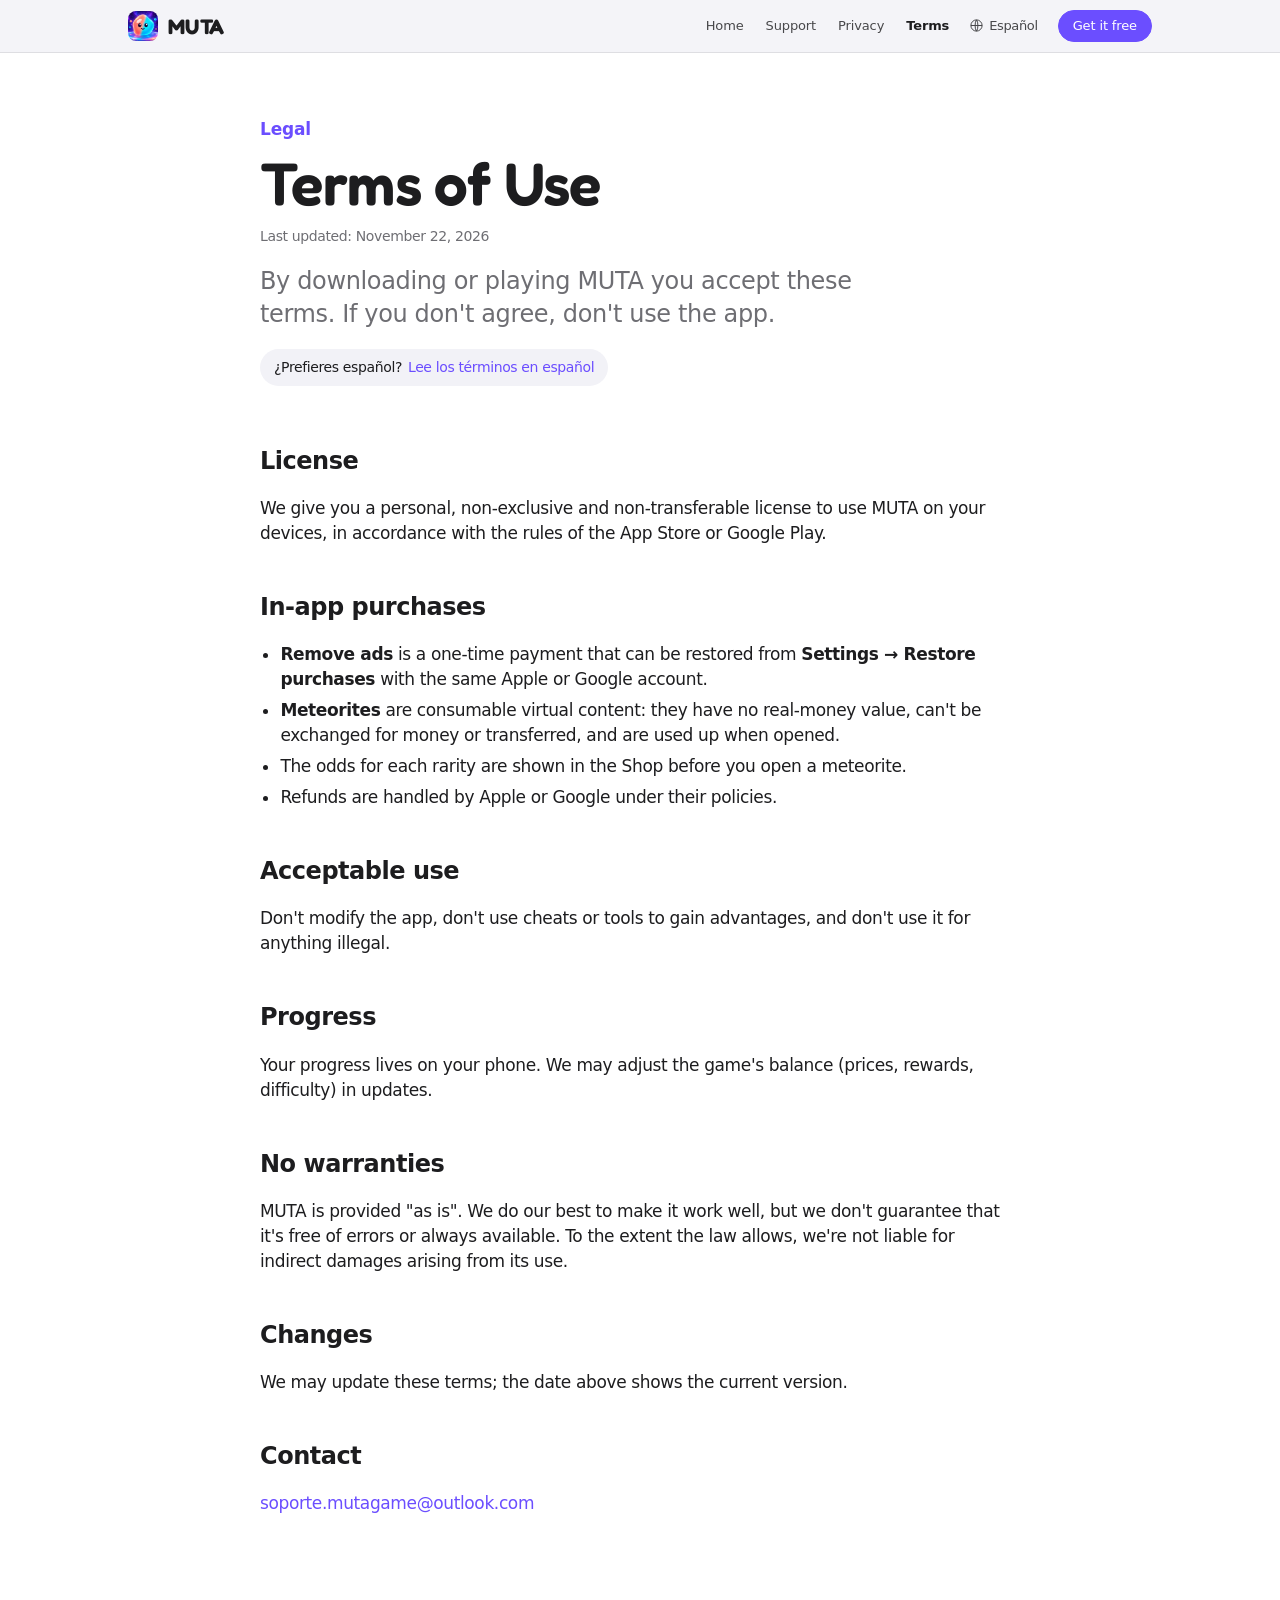
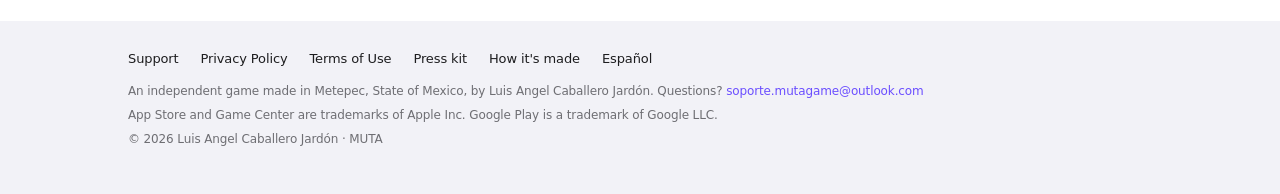
<file: terms.html>
<!DOCTYPE html>
<html lang="en">
<head>
  <meta charset="utf-8">
  <meta name="viewport" content="width=device-width, initial-scale=1, viewport-fit=cover">
  <meta name="color-scheme" content="light dark">
  <title>Terms of Use · MUTA</title>
  <meta name="description" content="Terms of use of MUTA: license, in-app purchases, meteorites and acceptable use.">
  <meta name="theme-color" content="#06041a">
  <link rel="canonical" href="https://llcaballeroll.github.io/muta_web/terms.html">
  <link rel="alternate" hreflang="en" href="https://llcaballeroll.github.io/muta_web/terms.html">
  <link rel="alternate" hreflang="es" href="https://llcaballeroll.github.io/muta_web/es/terms.html">
  <link rel="alternate" hreflang="x-default" href="https://llcaballeroll.github.io/muta_web/terms.html">

  <meta property="og:type" content="website">
  <meta property="og:site_name" content="MUTA">
  <meta property="og:locale" content="en_US">
  <meta property="og:locale:alternate" content="es_MX">
  <meta property="og:title" content="Terms of Use · MUTA">
  <meta property="og:description" content="Terms of use of MUTA: license, in-app purchases, meteorites and acceptable use.">
  <meta property="og:url" content="https://llcaballeroll.github.io/muta_web/terms.html">
  <meta property="og:image" content="https://llcaballeroll.github.io/muta_web/assets/img/og-image.jpg">
  <meta property="og:image:width" content="1200">
  <meta property="og:image:height" content="630">
  <meta property="og:image:alt" content="MUTA: the bacteria Muti floating in purple space">
  <meta name="twitter:card" content="summary_large_image">
  <meta name="twitter:title" content="Terms of Use · MUTA">
  <meta name="twitter:description" content="Terms of use of MUTA: license, in-app purchases, meteorites and acceptable use.">
  <meta name="twitter:image" content="https://llcaballeroll.github.io/muta_web/assets/img/og-image.jpg">

  <link rel="icon" type="image/png" sizes="32x32" href="assets/img/favicon-32.png">
  <link rel="icon" type="image/png" sizes="192x192" href="assets/img/icon-192.png">
  <link rel="apple-touch-icon" href="assets/img/apple-touch-icon.png">
  <link rel="preconnect" href="https://fonts.googleapis.com">
  <link rel="preconnect" href="https://fonts.gstatic.com" crossorigin>
  <link rel="stylesheet" href="https://fonts.googleapis.com/css2?family=Fredoka:wght@500..700&amp;display=swap">
  <link rel="stylesheet" href="css/styles.css">
</head>
<body>
  <a class="skip-link" href="#main">Skip to content</a>

  <header class="nav">
    <nav class="wrap nav-inner" aria-label="Main">
      <a class="brand" href="./"><img src="assets/img/icon-192.png" alt="" width="30" height="30">MUTA</a>
      <div class="nav-links">
        <a href="./">Home</a>
        <a href="support.html">Support</a>
        <a href="privacy.html">Privacy</a>
        <a href="terms.html" aria-current="page">Terms</a>
      </div>
      <a class="lang" href="es/terms.html" hreflang="es" lang="es"><svg viewBox="0 0 24 24" aria-hidden="true"><circle cx="12" cy="12" r="9"/><path d="M3 12h18M12 3c3 3 3 15 0 18M12 3c-3 3-3 15 0 18"/></svg><span>Español</span></a>
      <a class="btn" href="./#get" data-smart-download>Get it free</a>
    </nav>
  </header>

  <main id="main" class="doc">
    <div class="wrap">
      <p class="eyebrow">Legal</p>
      <h1>Terms of Use</h1>
      <p class="updated">Last updated: November 22, 2026</p>
      <p class="lead">By downloading or playing MUTA you accept these terms. If you don't agree, don't use the app.</p>
      <p class="notice" lang="es">¿Prefieres español? <a href="es/terms.html" hreflang="es">Lee los términos en español</a></p>

      <h2 id="license">License</h2>
      <p>We give you a personal, non-exclusive and non-transferable license to use MUTA on your devices, in accordance with the rules of the App Store or Google Play.</p>

      <h2 id="purchases">In-app purchases</h2>
      <ul>
        <li><strong>Remove ads</strong> is a one-time payment that can be restored from <strong>Settings → Restore purchases</strong> with the same Apple or Google account.</li>
        <li><strong>Meteorites</strong> are consumable virtual content: they have no real-money value, can't be exchanged for money or transferred, and are used up when opened.</li>
        <li>The odds for each rarity are shown in the Shop before you open a meteorite.</li>
        <li>Refunds are handled by Apple or Google under their policies.</li>
      </ul>

      <h2 id="use">Acceptable use</h2>
      <p>Don't modify the app, don't use cheats or tools to gain advantages, and don't use it for anything illegal.</p>

      <h2 id="progress">Progress</h2>
      <p>Your progress lives on your phone. We may adjust the game's balance (prices, rewards, difficulty) in updates.</p>

      <h2 id="warranty">No warranties</h2>
      <p>MUTA is provided "as is". We do our best to make it work well, but we don't guarantee that it's free of errors or always available. To the extent the law allows, we're not liable for indirect damages arising from its use.</p>

      <h2 id="changes">Changes</h2>
      <p>We may update these terms; the date above shows the current version.</p>

      <h2 id="contact">Contact</h2>
      <p><a href="mailto:soporte.mutagame@outlook.com?subject=Terms%20-%20MUTA">soporte.mutagame@outlook.com</a></p>
    </div>
  </main>

  <footer class="footer">
    <div class="wrap">
      <div class="footer-links">
        <a href="support.html">Support</a>
        <a href="privacy.html">Privacy Policy</a>
        <a href="terms.html">Terms of Use</a>
        <a href="presskit.html">Press kit</a>
        <a href="technical.html">How it's made</a>
        <a href="es/terms.html" hreflang="es" lang="es">Español</a>
      </div>
      <p>An independent game made in Metepec, State of Mexico, by Luis Angel Caballero Jardón. Questions? <a href="mailto:soporte.mutagame@outlook.com">soporte.mutagame@outlook.com</a></p>
      <p>App Store and Game Center are trademarks of Apple Inc. Google Play is a trademark of Google LLC.</p>
      <p>© 2026 Luis Angel Caballero Jardón · MUTA</p>
    </div>
  </footer>
  <script src="js/site.js" defer></script>
</body>
</html>
</file>
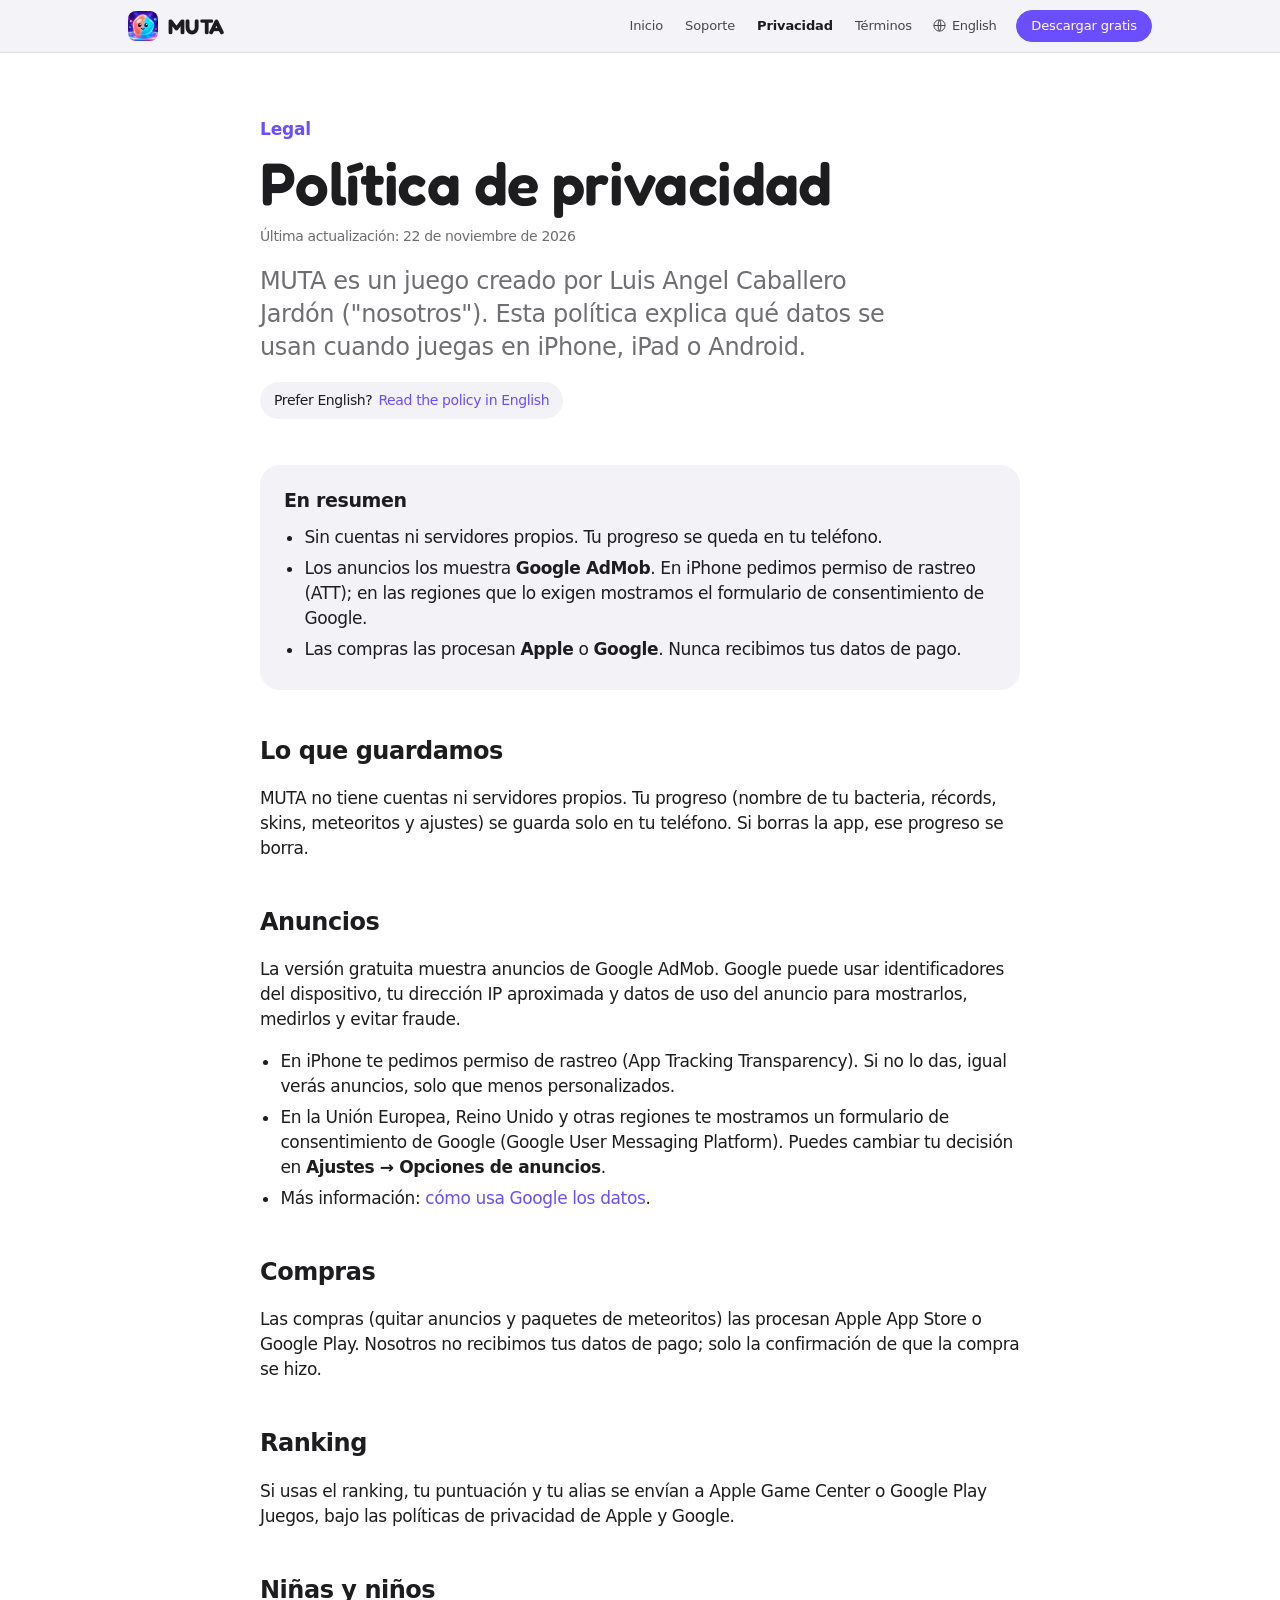
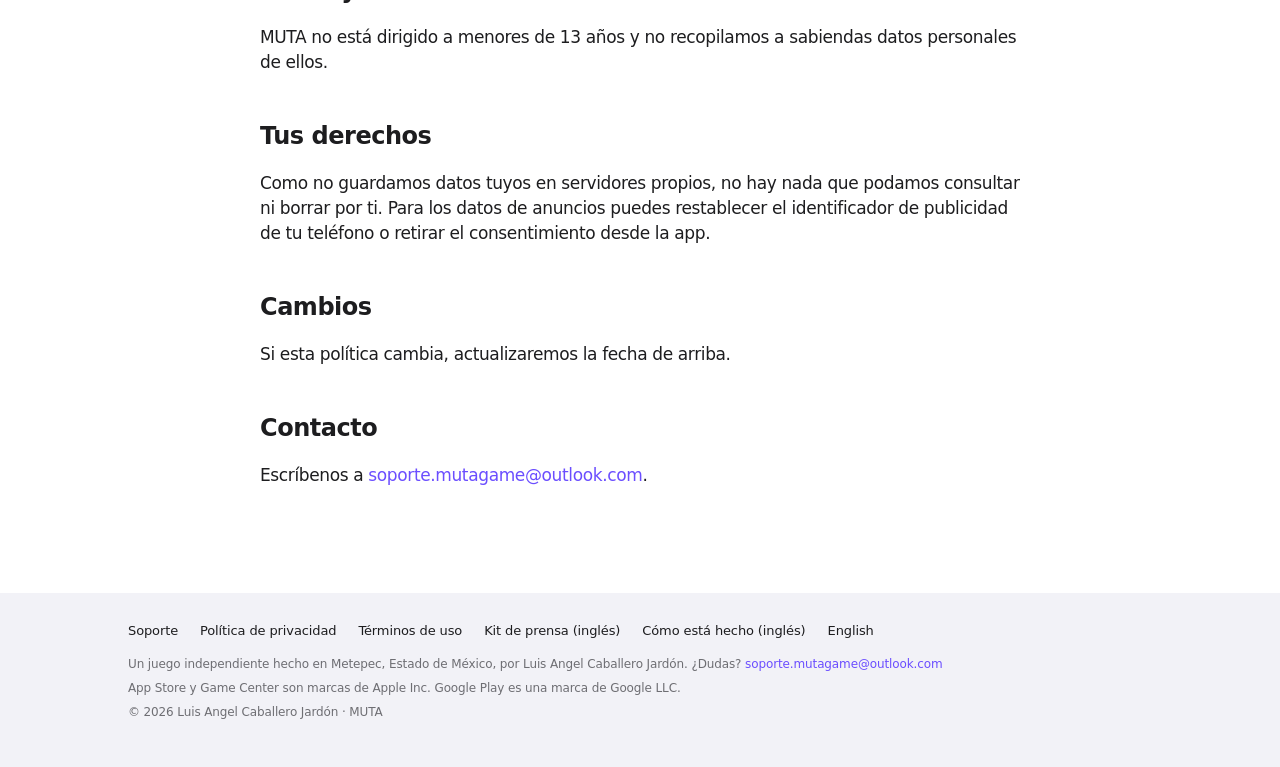
<file: es/privacy.html>
<!DOCTYPE html>
<html lang="es">
<head>
  <meta charset="utf-8">
  <meta name="viewport" content="width=device-width, initial-scale=1, viewport-fit=cover">
  <meta name="color-scheme" content="light dark">
  <title>Política de privacidad · MUTA</title>
  <meta name="description" content="Cómo trata MUTA tus datos: sin cuentas, progreso en tu teléfono, anuncios de AdMob con consentimiento.">
  <meta name="theme-color" content="#06041a">
  <link rel="canonical" href="https://llcaballeroll.github.io/muta_web/es/privacy.html">
  <link rel="alternate" hreflang="en" href="https://llcaballeroll.github.io/muta_web/privacy.html">
  <link rel="alternate" hreflang="es" href="https://llcaballeroll.github.io/muta_web/es/privacy.html">
  <link rel="alternate" hreflang="x-default" href="https://llcaballeroll.github.io/muta_web/privacy.html">

  <meta property="og:type" content="website">
  <meta property="og:site_name" content="MUTA">
  <meta property="og:locale" content="es_MX">
  <meta property="og:locale:alternate" content="en_US">
  <meta property="og:title" content="Política de privacidad · MUTA">
  <meta property="og:description" content="Cómo trata MUTA tus datos: sin cuentas, progreso en tu teléfono, anuncios de AdMob con consentimiento.">
  <meta property="og:url" content="https://llcaballeroll.github.io/muta_web/es/privacy.html">
  <meta property="og:image" content="https://llcaballeroll.github.io/muta_web/assets/img/og-image-es.jpg">
  <meta property="og:image:width" content="1200">
  <meta property="og:image:height" content="630">
  <meta property="og:image:alt" content="MUTA: la bacteria Muti flotando en el espacio morado">
  <meta name="twitter:card" content="summary_large_image">
  <meta name="twitter:title" content="Política de privacidad · MUTA">
  <meta name="twitter:description" content="Cómo trata MUTA tus datos: sin cuentas, progreso en tu teléfono, anuncios de AdMob con consentimiento.">
  <meta name="twitter:image" content="https://llcaballeroll.github.io/muta_web/assets/img/og-image-es.jpg">

  <link rel="icon" type="image/png" sizes="32x32" href="../assets/img/favicon-32.png">
  <link rel="icon" type="image/png" sizes="192x192" href="../assets/img/icon-192.png">
  <link rel="apple-touch-icon" href="../assets/img/apple-touch-icon.png">
  <link rel="preconnect" href="https://fonts.googleapis.com">
  <link rel="preconnect" href="https://fonts.gstatic.com" crossorigin>
  <link rel="stylesheet" href="https://fonts.googleapis.com/css2?family=Fredoka:wght@500..700&amp;display=swap">
  <link rel="stylesheet" href="../css/styles.css">
</head>
<body>
  <a class="skip-link" href="#main">Ir al contenido</a>

  <header class="nav">
    <nav class="wrap nav-inner" aria-label="Principal">
      <a class="brand" href="./"><img src="../assets/img/icon-192.png" alt="" width="30" height="30">MUTA</a>
      <div class="nav-links">
        <a href="./">Inicio</a>
        <a href="support.html">Soporte</a>
        <a href="privacy.html" aria-current="page">Privacidad</a>
        <a href="terms.html">Términos</a>
      </div>
      <a class="lang" href="../privacy.html" hreflang="en" lang="en"><svg viewBox="0 0 24 24" aria-hidden="true"><circle cx="12" cy="12" r="9"/><path d="M3 12h18M12 3c3 3 3 15 0 18M12 3c-3 3-3 15 0 18"/></svg><span>English</span></a>
      <a class="btn" href="./#get" data-smart-download>Descargar gratis</a>
    </nav>
  </header>

  <main id="main" class="doc">
    <div class="wrap">
      <p class="eyebrow">Legal</p>
      <h1>Política de privacidad</h1>
      <p class="updated">Última actualización: 22 de noviembre de 2026</p>
      <p class="lead">MUTA es un juego creado por Luis Angel Caballero Jardón ("nosotros"). Esta política explica qué datos se usan cuando juegas en iPhone, iPad o Android.</p>
      <p class="notice" lang="en">Prefer English? <a href="../privacy.html" hreflang="en">Read the policy in English</a></p>

      <div class="summary">
        <h2>En resumen</h2>
        <ul>
          <li>Sin cuentas ni servidores propios. Tu progreso se queda en tu teléfono.</li>
          <li>Los anuncios los muestra <strong>Google AdMob</strong>. En iPhone pedimos permiso de rastreo (ATT); en las regiones que lo exigen mostramos el formulario de consentimiento de Google.</li>
          <li>Las compras las procesan <strong>Apple</strong> o <strong>Google</strong>. Nunca recibimos tus datos de pago.</li>
        </ul>
      </div>

      <h2 id="stored">Lo que guardamos</h2>
      <p>MUTA no tiene cuentas ni servidores propios. Tu progreso (nombre de tu bacteria, récords, skins, meteoritos y ajustes) se guarda solo en tu teléfono. Si borras la app, ese progreso se borra.</p>

      <h2 id="ads">Anuncios</h2>
      <p>La versión gratuita muestra anuncios de Google AdMob. Google puede usar identificadores del dispositivo, tu dirección IP aproximada y datos de uso del anuncio para mostrarlos, medirlos y evitar fraude.</p>
      <ul>
        <li>En iPhone te pedimos permiso de rastreo (App Tracking Transparency). Si no lo das, igual verás anuncios, solo que menos personalizados.</li>
        <li>En la Unión Europea, Reino Unido y otras regiones te mostramos un formulario de consentimiento de Google (Google User Messaging Platform). Puedes cambiar tu decisión en <strong>Ajustes → Opciones de anuncios</strong>.</li>
        <li>Más información: <a href="https://policies.google.com/technologies/partner-sites" target="_blank" rel="noopener">cómo usa Google los datos</a>.</li>
      </ul>

      <h2 id="purchases">Compras</h2>
      <p>Las compras (quitar anuncios y paquetes de meteoritos) las procesan Apple App Store o Google Play. Nosotros no recibimos tus datos de pago; solo la confirmación de que la compra se hizo.</p>

      <h2 id="ranking">Ranking</h2>
      <p>Si usas el ranking, tu puntuación y tu alias se envían a Apple Game Center o Google Play Juegos, bajo las políticas de privacidad de Apple y Google.</p>

      <h2 id="children">Niñas y niños</h2>
      <p>MUTA no está dirigido a menores de 13 años y no recopilamos a sabiendas datos personales de ellos.</p>

      <h2 id="rights">Tus derechos</h2>
      <p>Como no guardamos datos tuyos en servidores propios, no hay nada que podamos consultar ni borrar por ti. Para los datos de anuncios puedes restablecer el identificador de publicidad de tu teléfono o retirar el consentimiento desde la app.</p>

      <h2 id="changes">Cambios</h2>
      <p>Si esta política cambia, actualizaremos la fecha de arriba.</p>

      <h2 id="contact">Contacto</h2>
      <p>Escríbenos a <a href="mailto:soporte.mutagame@outlook.com?subject=Privacidad%20-%20MUTA">soporte.mutagame@outlook.com</a>.</p>
    </div>
  </main>

  <footer class="footer">
    <div class="wrap">
      <div class="footer-links">
        <a href="support.html">Soporte</a>
        <a href="privacy.html">Política de privacidad</a>
        <a href="terms.html">Términos de uso</a>
        <a href="../presskit.html">Kit de prensa (inglés)</a>
        <a href="../technical.html">Cómo está hecho (inglés)</a>
        <a href="../privacy.html" hreflang="en" lang="en">English</a>
      </div>
      <p>Un juego independiente hecho en Metepec, Estado de México, por Luis Angel Caballero Jardón. ¿Dudas? <a href="mailto:soporte.mutagame@outlook.com">soporte.mutagame@outlook.com</a></p>
      <p>App Store y Game Center son marcas de Apple Inc. Google Play es una marca de Google LLC.</p>
      <p>© 2026 Luis Angel Caballero Jardón · MUTA</p>
    </div>
  </footer>
  <script src="../js/site.js" defer></script>
</body>
</html>
</file>
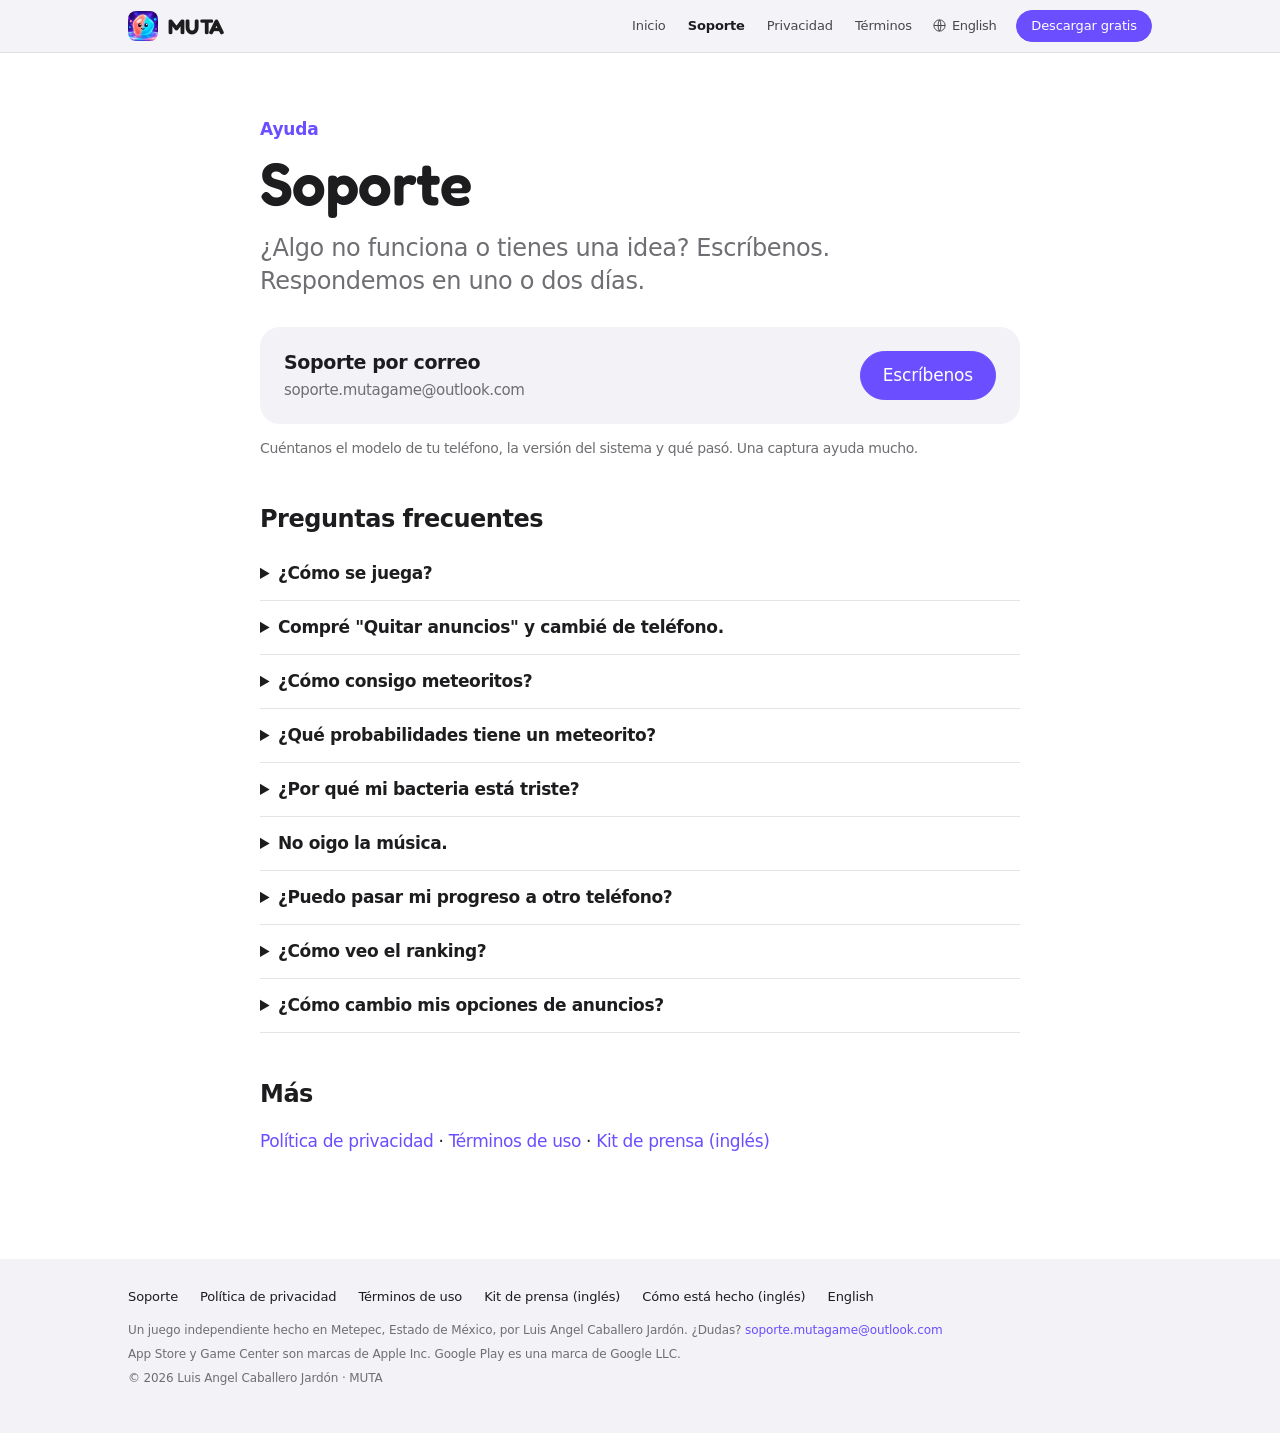
<file: es/support.html>
<!DOCTYPE html>
<html lang="es">
<head>
  <meta charset="utf-8">
  <meta name="viewport" content="width=device-width, initial-scale=1, viewport-fit=cover">
  <meta name="color-scheme" content="light dark">
  <title>Soporte · MUTA</title>
  <meta name="description" content="Ayuda y preguntas frecuentes de MUTA. Escríbenos a soporte.mutagame@outlook.com.">
  <meta name="theme-color" content="#06041a">
  <link rel="canonical" href="https://llcaballeroll.github.io/muta_web/es/support.html">
  <link rel="alternate" hreflang="en" href="https://llcaballeroll.github.io/muta_web/support.html">
  <link rel="alternate" hreflang="es" href="https://llcaballeroll.github.io/muta_web/es/support.html">
  <link rel="alternate" hreflang="x-default" href="https://llcaballeroll.github.io/muta_web/support.html">

  <meta property="og:type" content="website">
  <meta property="og:site_name" content="MUTA">
  <meta property="og:locale" content="es_MX">
  <meta property="og:locale:alternate" content="en_US">
  <meta property="og:title" content="Soporte · MUTA">
  <meta property="og:description" content="Ayuda y preguntas frecuentes de MUTA. Escríbenos a soporte.mutagame@outlook.com.">
  <meta property="og:url" content="https://llcaballeroll.github.io/muta_web/es/support.html">
  <meta property="og:image" content="https://llcaballeroll.github.io/muta_web/assets/img/og-image-es.jpg">
  <meta property="og:image:width" content="1200">
  <meta property="og:image:height" content="630">
  <meta property="og:image:alt" content="MUTA: la bacteria Muti flotando en el espacio morado">
  <meta name="twitter:card" content="summary_large_image">
  <meta name="twitter:title" content="Soporte · MUTA">
  <meta name="twitter:description" content="Ayuda y preguntas frecuentes de MUTA. Escríbenos a soporte.mutagame@outlook.com.">
  <meta name="twitter:image" content="https://llcaballeroll.github.io/muta_web/assets/img/og-image-es.jpg">

  <link rel="icon" type="image/png" sizes="32x32" href="../assets/img/favicon-32.png">
  <link rel="icon" type="image/png" sizes="192x192" href="../assets/img/icon-192.png">
  <link rel="apple-touch-icon" href="../assets/img/apple-touch-icon.png">
  <link rel="preconnect" href="https://fonts.googleapis.com">
  <link rel="preconnect" href="https://fonts.gstatic.com" crossorigin>
  <link rel="stylesheet" href="https://fonts.googleapis.com/css2?family=Fredoka:wght@500..700&amp;display=swap">
  <link rel="stylesheet" href="../css/styles.css">
</head>
<body>
  <a class="skip-link" href="#main">Ir al contenido</a>

  <header class="nav">
    <nav class="wrap nav-inner" aria-label="Principal">
      <a class="brand" href="./"><img src="../assets/img/icon-192.png" alt="" width="30" height="30">MUTA</a>
      <div class="nav-links">
        <a href="./">Inicio</a>
        <a href="support.html" aria-current="page">Soporte</a>
        <a href="privacy.html">Privacidad</a>
        <a href="terms.html">Términos</a>
      </div>
      <a class="lang" href="../support.html" hreflang="en" lang="en"><svg viewBox="0 0 24 24" aria-hidden="true"><circle cx="12" cy="12" r="9"/><path d="M3 12h18M12 3c3 3 3 15 0 18M12 3c-3 3-3 15 0 18"/></svg><span>English</span></a>
      <a class="btn" href="./#get" data-smart-download>Descargar gratis</a>
    </nav>
  </header>

  <main id="main" class="doc">
    <div class="wrap">
      <p class="eyebrow">Ayuda</p>
      <h1>Soporte</h1>
      <p class="lead">¿Algo no funciona o tienes una idea? Escríbenos. Respondemos en uno o dos días.</p>
      <div class="contact-card">
        <p><strong>Soporte por correo</strong><span>soporte.mutagame@outlook.com</span></p>
        <a class="btn" href="mailto:soporte.mutagame@outlook.com?subject=MUTA%20-%20Soporte">Escríbenos</a>
      </div>
      <p class="fineprint" style="margin-left:0">Cuéntanos el modelo de tu teléfono, la versión del sistema y qué pasó. Una captura ayuda mucho.</p>

      <h2>Preguntas frecuentes</h2>
      <div class="faq">
        <details>
          <summary>¿Cómo se juega?</summary>
          <p>Arrastra el dedo para girar la paleta alrededor de tu bacteria. Atrapa las criaturas buenas y deja pasar los virus. Llenar los 3 espacios con tres iguales, o con tres distintas, te hace mutar y te da un poder durante 6 segundos. En <strong>Ajustes → Cómo jugar</strong> está la guía completa.</p>
        </details>
        <details>
          <summary>Compré "Quitar anuncios" y cambié de teléfono.</summary>
          <p>Abre <strong>Ajustes → Restaurar compras</strong> con la misma cuenta de Apple o Google con la que compraste.</p>
        </details>
        <details>
          <summary>¿Cómo consigo meteoritos?</summary>
          <p>Uno gratis cada día, hasta cinco viendo anuncios, uno por cada 25 criaturas especiales que atrapes, en el Camino y con el polvo estelar de las cartas repetidas.</p>
        </details>
        <details>
          <summary>¿Qué probabilidades tiene un meteorito?</summary>
          <p>Cada meteorito da 5 cartas. Cada carta es Común (60 %), Rara (28 %), Épica (10 %) o Legendaria (2 %). Las probabilidades se muestran en la Tienda y en <a href="./#skins">el inicio</a>.</p>
        </details>
        <details>
          <summary>¿Por qué mi bacteria está triste?</summary>
          <p>Si no juegas en varios días le da hambre y luego se cansa. Juega una partida para alimentarla.</p>
        </details>
        <details>
          <summary>No oigo la música.</summary>
          <p>MUTA respeta el interruptor de silencio del iPhone. Revisa que no esté en silencio y que la música esté activa en Ajustes.</p>
        </details>
        <details>
          <summary>¿Puedo pasar mi progreso a otro teléfono?</summary>
          <p>Por ahora el progreso se guarda solo en tu teléfono. Las compras sí se recuperan con "Restaurar compras".</p>
        </details>
        <details>
          <summary>¿Cómo veo el ranking?</summary>
          <p>Toca Ranking en la pantalla de inicio. En iPhone, inicia sesión en Game Center desde los Ajustes del teléfono; en Android se te pide entrar a Google Play Juegos al tocar el botón.</p>
        </details>
        <details>
          <summary>¿Cómo cambio mis opciones de anuncios?</summary>
          <p>En <strong>Ajustes → Opciones de anuncios</strong>. Más detalles en la <a href="privacy.html">Política de privacidad</a>.</p>
        </details>
      </div>
      <h2>Más</h2>
      <p><a href="privacy.html">Política de privacidad</a> · <a href="terms.html">Términos de uso</a> · <a href="../presskit.html" hreflang="en">Kit de prensa (inglés)</a></p>
    </div>
  </main>

  <footer class="footer">
    <div class="wrap">
      <div class="footer-links">
        <a href="support.html">Soporte</a>
        <a href="privacy.html">Política de privacidad</a>
        <a href="terms.html">Términos de uso</a>
        <a href="../presskit.html">Kit de prensa (inglés)</a>
        <a href="../technical.html">Cómo está hecho (inglés)</a>
        <a href="../support.html" hreflang="en" lang="en">English</a>
      </div>
      <p>Un juego independiente hecho en Metepec, Estado de México, por Luis Angel Caballero Jardón. ¿Dudas? <a href="mailto:soporte.mutagame@outlook.com">soporte.mutagame@outlook.com</a></p>
      <p>App Store y Game Center son marcas de Apple Inc. Google Play es una marca de Google LLC.</p>
      <p>© 2026 Luis Angel Caballero Jardón · MUTA</p>
    </div>
  </footer>
  <script src="../js/site.js" defer></script>
</body>
</html>
</file>
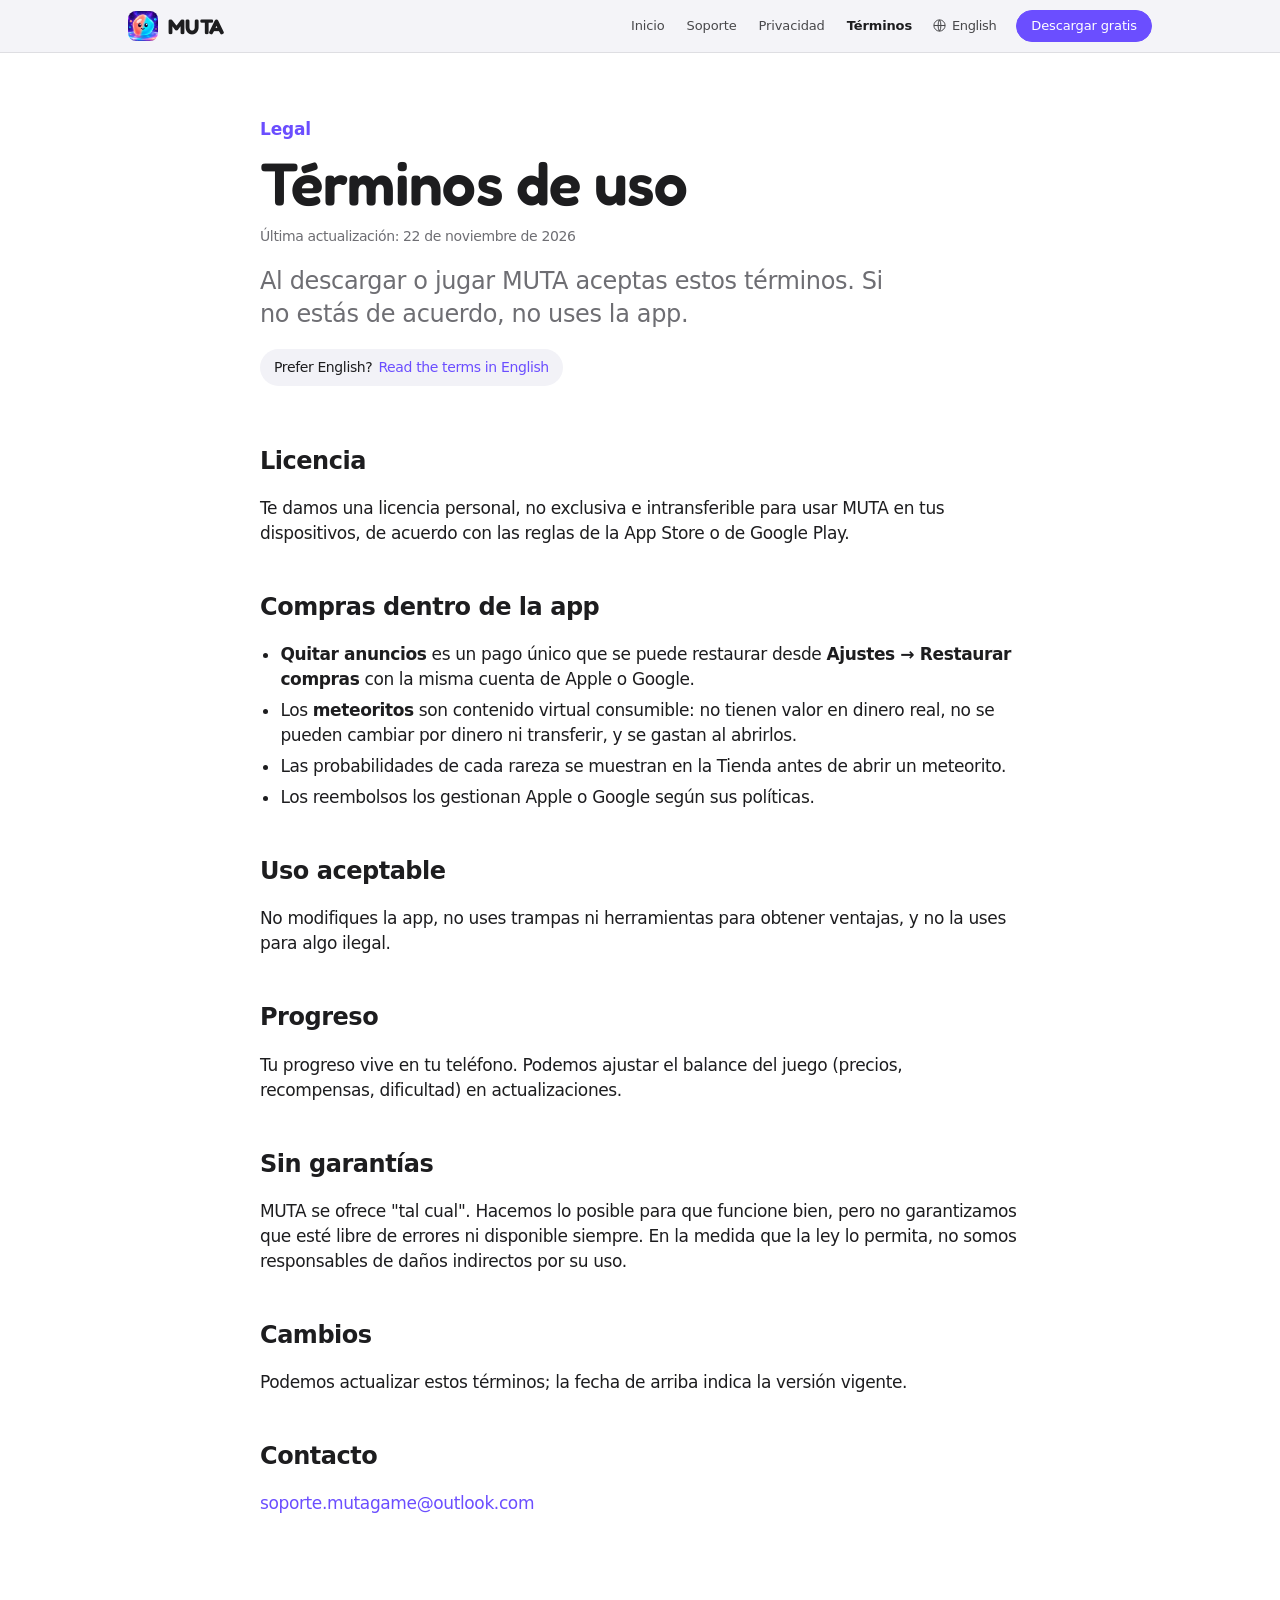
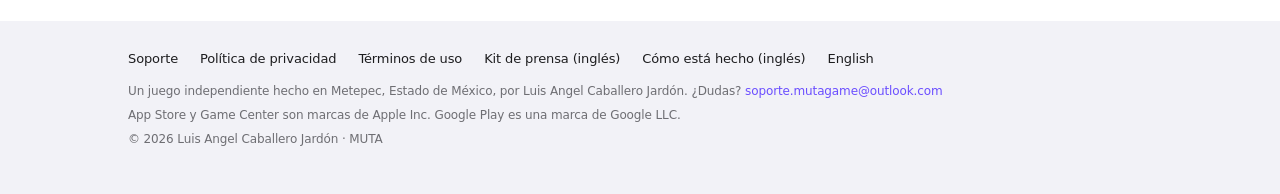
<file: es/terms.html>
<!DOCTYPE html>
<html lang="es">
<head>
  <meta charset="utf-8">
  <meta name="viewport" content="width=device-width, initial-scale=1, viewport-fit=cover">
  <meta name="color-scheme" content="light dark">
  <title>Términos de uso · MUTA</title>
  <meta name="description" content="Condiciones de uso de MUTA: licencia, compras dentro de la app, meteoritos y uso aceptable.">
  <meta name="theme-color" content="#06041a">
  <link rel="canonical" href="https://llcaballeroll.github.io/muta_web/es/terms.html">
  <link rel="alternate" hreflang="en" href="https://llcaballeroll.github.io/muta_web/terms.html">
  <link rel="alternate" hreflang="es" href="https://llcaballeroll.github.io/muta_web/es/terms.html">
  <link rel="alternate" hreflang="x-default" href="https://llcaballeroll.github.io/muta_web/terms.html">

  <meta property="og:type" content="website">
  <meta property="og:site_name" content="MUTA">
  <meta property="og:locale" content="es_MX">
  <meta property="og:locale:alternate" content="en_US">
  <meta property="og:title" content="Términos de uso · MUTA">
  <meta property="og:description" content="Condiciones de uso de MUTA: licencia, compras dentro de la app, meteoritos y uso aceptable.">
  <meta property="og:url" content="https://llcaballeroll.github.io/muta_web/es/terms.html">
  <meta property="og:image" content="https://llcaballeroll.github.io/muta_web/assets/img/og-image-es.jpg">
  <meta property="og:image:width" content="1200">
  <meta property="og:image:height" content="630">
  <meta property="og:image:alt" content="MUTA: la bacteria Muti flotando en el espacio morado">
  <meta name="twitter:card" content="summary_large_image">
  <meta name="twitter:title" content="Términos de uso · MUTA">
  <meta name="twitter:description" content="Condiciones de uso de MUTA: licencia, compras dentro de la app, meteoritos y uso aceptable.">
  <meta name="twitter:image" content="https://llcaballeroll.github.io/muta_web/assets/img/og-image-es.jpg">

  <link rel="icon" type="image/png" sizes="32x32" href="../assets/img/favicon-32.png">
  <link rel="icon" type="image/png" sizes="192x192" href="../assets/img/icon-192.png">
  <link rel="apple-touch-icon" href="../assets/img/apple-touch-icon.png">
  <link rel="preconnect" href="https://fonts.googleapis.com">
  <link rel="preconnect" href="https://fonts.gstatic.com" crossorigin>
  <link rel="stylesheet" href="https://fonts.googleapis.com/css2?family=Fredoka:wght@500..700&amp;display=swap">
  <link rel="stylesheet" href="../css/styles.css">
</head>
<body>
  <a class="skip-link" href="#main">Ir al contenido</a>

  <header class="nav">
    <nav class="wrap nav-inner" aria-label="Principal">
      <a class="brand" href="./"><img src="../assets/img/icon-192.png" alt="" width="30" height="30">MUTA</a>
      <div class="nav-links">
        <a href="./">Inicio</a>
        <a href="support.html">Soporte</a>
        <a href="privacy.html">Privacidad</a>
        <a href="terms.html" aria-current="page">Términos</a>
      </div>
      <a class="lang" href="../terms.html" hreflang="en" lang="en"><svg viewBox="0 0 24 24" aria-hidden="true"><circle cx="12" cy="12" r="9"/><path d="M3 12h18M12 3c3 3 3 15 0 18M12 3c-3 3-3 15 0 18"/></svg><span>English</span></a>
      <a class="btn" href="./#get" data-smart-download>Descargar gratis</a>
    </nav>
  </header>

  <main id="main" class="doc">
    <div class="wrap">
      <p class="eyebrow">Legal</p>
      <h1>Términos de uso</h1>
      <p class="updated">Última actualización: 22 de noviembre de 2026</p>
      <p class="lead">Al descargar o jugar MUTA aceptas estos términos. Si no estás de acuerdo, no uses la app.</p>
      <p class="notice" lang="en">Prefer English? <a href="../terms.html" hreflang="en">Read the terms in English</a></p>

      <h2 id="license">Licencia</h2>
      <p>Te damos una licencia personal, no exclusiva e intransferible para usar MUTA en tus dispositivos, de acuerdo con las reglas de la App Store o de Google Play.</p>

      <h2 id="purchases">Compras dentro de la app</h2>
      <ul>
        <li><strong>Quitar anuncios</strong> es un pago único que se puede restaurar desde <strong>Ajustes → Restaurar compras</strong> con la misma cuenta de Apple o Google.</li>
        <li>Los <strong>meteoritos</strong> son contenido virtual consumible: no tienen valor en dinero real, no se pueden cambiar por dinero ni transferir, y se gastan al abrirlos.</li>
        <li>Las probabilidades de cada rareza se muestran en la Tienda antes de abrir un meteorito.</li>
        <li>Los reembolsos los gestionan Apple o Google según sus políticas.</li>
      </ul>

      <h2 id="use">Uso aceptable</h2>
      <p>No modifiques la app, no uses trampas ni herramientas para obtener ventajas, y no la uses para algo ilegal.</p>

      <h2 id="progress">Progreso</h2>
      <p>Tu progreso vive en tu teléfono. Podemos ajustar el balance del juego (precios, recompensas, dificultad) en actualizaciones.</p>

      <h2 id="warranty">Sin garantías</h2>
      <p>MUTA se ofrece "tal cual". Hacemos lo posible para que funcione bien, pero no garantizamos que esté libre de errores ni disponible siempre. En la medida que la ley lo permita, no somos responsables de daños indirectos por su uso.</p>

      <h2 id="changes">Cambios</h2>
      <p>Podemos actualizar estos términos; la fecha de arriba indica la versión vigente.</p>

      <h2 id="contact">Contacto</h2>
      <p><a href="mailto:soporte.mutagame@outlook.com?subject=T%C3%A9rminos%20-%20MUTA">soporte.mutagame@outlook.com</a></p>
    </div>
  </main>

  <footer class="footer">
    <div class="wrap">
      <div class="footer-links">
        <a href="support.html">Soporte</a>
        <a href="privacy.html">Política de privacidad</a>
        <a href="terms.html">Términos de uso</a>
        <a href="../presskit.html">Kit de prensa (inglés)</a>
        <a href="../technical.html">Cómo está hecho (inglés)</a>
        <a href="../terms.html" hreflang="en" lang="en">English</a>
      </div>
      <p>Un juego independiente hecho en Metepec, Estado de México, por Luis Angel Caballero Jardón. ¿Dudas? <a href="mailto:soporte.mutagame@outlook.com">soporte.mutagame@outlook.com</a></p>
      <p>App Store y Game Center son marcas de Apple Inc. Google Play es una marca de Google LLC.</p>
      <p>© 2026 Luis Angel Caballero Jardón · MUTA</p>
    </div>
  </footer>
  <script src="../js/site.js" defer></script>
</body>
</html>
</file>
<file: css/styles.css>
/* MUTA · sitio web
   Chasis tipo apple.com (mosaicos a todo lo ancho que alternan claro y espacio oscuro,
   titulares grandes, una sola acción por superficie, el juego como "producto")
   con la identidad del juego: Fredoka para titulares y números, el espacio morado/azul
   de render/space.dart, el morado de acción de core/theme.dart y las bacterias brillantes.
   Todo el contenido es visible sin JavaScript; el movimiento es solo mejora. */

:root {
  color-scheme: light dark;

  /* Tonos crudos */
  --white: #ffffff;
  --parchment: #f2f2f7;         /* MutaColors.background (claro) */
  --ink: #1d1d1f;
  --ink-muted: #6e6e73;         /* 4.6:1 sobre parchment */
  --hairline: #e3e3e8;

  /* Espacio del juego (render/space.dart) */
  --deep: #06041a;
  --mid: #120c38;
  --inner: #22175a;
  --orbit: #a08cff;
  --star: #cfc6ff;
  --on-space: #ede8ff;
  --on-space-muted: #b9b1e3;    /* 9:1 sobre deep */
  --gold: #ffc94a;

  /* Acción (MutaColors.accent) */
  --violet: #6b4eff;            /* 5.1:1 sobre blanco */
  --violet-soft: #9b85ff;       /* 7:1 sobre negro */

  /* Criaturas y rarezas (skins.dart) */
  --cyan: #3fd8f2;
  --coral: #ff8a7a;
  --lime: #a6f04a;
  --r-common: #9fb4c8;
  --r-rare: #3fd8f2;
  --r-epic: #b07bff;
  --r-legendary: #ffc94a;

  /* Superficies de la página (cambian con el tema del sistema) */
  --bg: var(--white);
  --bg-alt: var(--parchment);
  --text: var(--ink);
  --text-muted: var(--ink-muted);
  --accent: var(--violet);
  --on-accent: var(--white);
  --line: var(--hairline);
  --nav-bg: rgb(242 242 247 / 0.8);

  @media (prefers-color-scheme: dark) {
    --bg: #000000;
    --bg-alt: #1c1c1e;
    --text: #f5f5f7;
    --text-muted: #98989d;
    --accent: var(--violet-soft);
    --on-accent: #0b0820;
    --line: #2c2c2e;
    --nav-bg: rgb(18 12 56 / 0.72);
  }

  --font: system-ui, -apple-system, BlinkMacSystemFont, "SF Pro Text", "Segoe UI", Inter, Roboto, sans-serif;
  --font-display: "Fredoka", ui-rounded, "SF Pro Rounded", system-ui, sans-serif;
  --radius-card: 20px;
  --wrap: 1024px;

  accent-color: var(--accent);
}

*, *::before, *::after { box-sizing: border-box; }

html {
  -webkit-text-size-adjust: 100%;
  text-size-adjust: 100%;
  scroll-padding-top: 64px;
}
@media (prefers-reduced-motion: no-preference) { html { scroll-behavior: smooth; } }

body {
  margin: 0;
  font-family: var(--font);
  font-size: 17px;
  line-height: 1.47;
  letter-spacing: -0.022em;
  background: var(--bg);
  color: var(--text);
  -webkit-font-smoothing: antialiased;
  overflow-x: clip;
}

img { max-width: 100%; height: auto; display: block; }
a { color: var(--accent); text-decoration: none; }
a:hover { text-decoration: underline; }
:focus-visible { outline: 2px solid var(--accent); outline-offset: 3px; border-radius: 6px; }

.skip-link {
  position: absolute; left: 12px; top: -60px; z-index: 100;
  background: var(--text); color: var(--bg); padding: 10px 16px; border-radius: 8px;
}
.skip-link:focus { top: 12px; }

.wrap { width: min(100% - 32px, var(--wrap)); margin-inline: auto; }

/* ---------- Navegación: barra delgada con vidrio ---------- */
.nav {
  position: sticky; top: 0; z-index: 50;
  background: var(--nav-bg);
  backdrop-filter: saturate(180%) blur(20px);
  -webkit-backdrop-filter: saturate(180%) blur(20px);
  border-bottom: 1px solid color-mix(in srgb, var(--text) 10%, transparent);
}
.nav-inner { display: flex; align-items: center; gap: 20px; height: 52px; }
.brand {
  display: flex; align-items: center; gap: 10px; color: var(--text);
  font-family: var(--font-display); font-weight: 700; font-size: 21px; letter-spacing: 0.02em; line-height: 1; white-space: nowrap;
}
.brand:hover { text-decoration: none; }
.brand img { width: 30px; height: 30px; border-radius: 8px; }
.nav-links { display: flex; gap: 22px; margin-left: auto; font-size: 13px; letter-spacing: -0.01em; }
.nav-links a { color: var(--text); opacity: 0.8; }
.nav-links a:hover { opacity: 1; text-decoration: none; }
.nav-links a[aria-current="page"] { opacity: 1; font-weight: 600; }
.lang { display: inline-flex; align-items: center; gap: 5px; font-size: 13px; color: var(--text); opacity: 0.8; white-space: nowrap; }
.lang:hover { opacity: 1; text-decoration: none; }
.lang svg { width: 15px; height: 15px; fill: none; stroke: currentColor; stroke-width: 1.6; }
.nav .btn { padding: 5px 14px; font-size: 13px; min-height: 30px; }
@media (max-width: 800px) {
  .nav-links { display: none; }
  .nav .lang { margin-left: auto; }
}
@media (max-width: 480px) {
  .nav-inner { gap: 12px; }
  .brand { font-size: 19px; gap: 8px; }
  .brand img { width: 28px; height: 28px; }
  .nav .lang span { position: absolute; width: 1px; height: 1px; overflow: hidden; clip-path: inset(50%); white-space: nowrap; }
  .nav .lang svg { width: 20px; height: 20px; }
  .nav .lang { min-width: 32px; min-height: 32px; justify-content: center; }
}

/* ---------- Botones ---------- */
.btn {
  display: inline-flex; align-items: center; justify-content: center; gap: 8px;
  min-height: 44px; padding: 11px 22px; border-radius: 980px;
  background: var(--accent); color: var(--on-accent);
  font-size: 17px; font-weight: 500; letter-spacing: -0.01em; white-space: nowrap;
  border: 1px solid var(--accent);
  transition: transform 0.15s ease, background-color 0.2s ease, color 0.2s ease;
  touch-action: manipulation;
}
.btn:hover { text-decoration: none; }
.btn:active { transform: scale(0.97); }
.btn.ghost { background: transparent; color: var(--accent); }
.btn.ghost:hover { background: var(--accent); color: var(--on-accent); }
.btn-row { display: flex; flex-wrap: wrap; gap: 12px; justify-content: center; margin-top: 28px; }

/* Insignias de tienda hechas en HTML + SVG (sin imágenes externas) */
.stores { display: flex; flex-wrap: wrap; gap: 12px; justify-content: center; margin-top: 30px; }
.store {
  display: inline-flex; align-items: center; gap: 10px;
  min-height: 52px; padding: 7px 18px 7px 14px; border-radius: 12px;
  background: #000; color: #fff; border: 1px solid #a6a6a6;
  line-height: 1.05; text-align: left;
  transition: transform 0.15s ease;
}
.store:hover { text-decoration: none; }
.store:active { transform: scale(0.97); }
.store svg { width: 26px; height: 26px; flex: none; }
.store small { display: block; font-size: 11px; letter-spacing: 0; opacity: 0.9; }
.store strong { display: block; font-size: 20px; font-weight: 600; letter-spacing: -0.02em; }
.fineprint { margin: 14px auto 0; font-size: 14px; color: var(--text-muted); }

/* ---------- Mosaicos ---------- */
.tile { padding: 88px 0 0; overflow: hidden; text-align: center; position: relative; }
.tile.pad-b { padding-bottom: 88px; }
.tile.alt { background: var(--bg-alt); }
.tile.dark {
  background:
    radial-gradient(120% 80% at 50% 0%, var(--inner), transparent 60%),
    radial-gradient(90% 70% at 50% 100%, var(--mid), transparent 70%),
    var(--deep);
  color: var(--on-space);
  --text: var(--on-space); --text-muted: var(--on-space-muted); --accent: var(--violet-soft); --on-accent: #0b0820;
  --bg: var(--deep); --bg-alt: var(--mid); --line: rgb(207 198 255 / 0.16);
  color-scheme: dark;
}
.tile.dark.deep { background: radial-gradient(80% 60% at 50% 30%, var(--mid), transparent 75%), var(--deep); }
/* Estrellas suaves, dibujadas con CSS */
.tile.dark::before {
  content: ""; position: absolute; inset: 0; pointer-events: none; opacity: 0.55;
  background-image:
    radial-gradient(1.5px 1.5px at 12% 18%, var(--star), transparent),
    radial-gradient(1px 1px at 28% 72%, var(--star), transparent),
    radial-gradient(1.5px 1.5px at 47% 34%, var(--star), transparent),
    radial-gradient(1px 1px at 63% 82%, var(--star), transparent),
    radial-gradient(1.5px 1.5px at 78% 22%, var(--star), transparent),
    radial-gradient(1px 1px at 90% 60%, var(--star), transparent),
    radial-gradient(1px 1px at 6% 88%, var(--star), transparent),
    radial-gradient(1.5px 1.5px at 38% 94%, var(--star), transparent);
  background-size: 420px 420px;
}
.tile > * { position: relative; }

.eyebrow { font-size: 17px; font-weight: 600; color: var(--accent); margin: 0 0 10px; letter-spacing: -0.01em; }
.tile.dark .eyebrow { color: var(--gold); }
h1, h2, h3 { margin: 0; font-weight: 600; text-wrap: balance; }

/* Titulares: Fredoka como el logo del juego. En el espacio llevan un brillo suave. */
.display, .headline { font-family: var(--font-display); font-weight: 600; letter-spacing: -0.01em; }
.display { font-size: clamp(50px, 8.6vw, 108px); line-height: 1.02; }
.headline { font-size: clamp(38px, 5.6vw, 68px); line-height: 1.06; }
.tile.dark .display, .tile.dark .headline { text-shadow: 0 0 0.5em rgb(155 133 255 / 0.45); }
.lead {
  font-size: clamp(19px, 2.4vw, 24px); line-height: 1.38; color: var(--text-muted);
  margin: 18px auto 0; max-width: 42ch; text-wrap: pretty; letter-spacing: -0.015em;
}
.c-gold { color: var(--gold); }
.c-cyan { color: var(--cyan); }
.c-violet { color: var(--accent); }
.tile.dark .c-violet { color: var(--violet-soft); }
.grad {
  background: linear-gradient(90deg, var(--coral), var(--violet-soft) 50%, var(--cyan));
  -webkit-background-clip: text; background-clip: text; color: transparent;
}
.tile:not(.dark) .grad { background-image: linear-gradient(90deg, #e5483a, var(--violet) 50%, #0f8fb0); }
@media (prefers-color-scheme: dark) { .tile:not(.dark) .grad { background-image: linear-gradient(90deg, var(--coral), var(--violet-soft) 50%, var(--cyan)); } }

/* ---------- Hero: el fondo del Home del juego ---------- */
.hero {
  background:
    linear-gradient(rgb(6 4 26 / 0.55), rgb(6 4 26 / 0.15) 40%, rgb(6 4 26 / 0.35) 75%, var(--deep)),
    url("../assets/img/space.webp") center 62% / cover no-repeat,
    var(--deep);
  padding-top: 64px;
}
.hero::before { display: none; }
.hero-icon { width: 92px; height: 92px; border-radius: 22px; margin: 0 auto 22px; box-shadow: 0 0 0 1px rgb(255 255 255 / 0.12), 0 18px 50px rgb(107 78 255 / 0.5); }
.hero .lead { color: #e4ddff; }
.hero .fineprint { color: #cfc6ff; }

/* Bacterias flotando (SVG generados desde el código del juego) */
.floaters { position: absolute; inset: 0; pointer-events: none; }
.floaters img { position: absolute; width: clamp(56px, 7vw, 104px); }
.floaters .b1 { left: 5%; top: 20%; rotate: -10deg; }
.floaters .b2 { right: 6%; top: 14%; rotate: 8deg; }
.floaters .b3 { left: 11%; top: 50%; width: clamp(40px, 4.6vw, 70px); }
.floaters .b4 { right: 10%; top: 46%; width: clamp(40px, 4.6vw, 70px); rotate: -6deg; }
@media (max-width: 760px) { .floaters { display: none; } }
@media (prefers-reduced-motion: no-preference) {
  .floaters img, .wobble { animation: bob 4.8s ease-in-out infinite alternate; }
  .floaters .b2 { animation-delay: -1.6s; }
  .floaters .b3 { animation-delay: -3.1s; }
  .floaters .b4 { animation-delay: -2.3s; }
  .rainbow { animation: hue 8s linear infinite; }
}
@keyframes bob { to { translate: 0 -14px; scale: 1.04 0.97; } }
@keyframes hue { to { filter: hue-rotate(360deg); } }

/* ---------- Teléfonos: la captura es el "producto" ---------- */
.screen {
  border-radius: clamp(26px, 4.6vw, 50px);
  border: clamp(5px, 0.9vw, 9px) solid #0b0b0d;
  background: #0b0b0d;
  box-shadow: rgb(0 0 0 / 0.22) 3px 5px 30px 0;
}
.tile.dark .screen { box-shadow: 0 0 0 1px rgb(207 198 255 / 0.14), 0 30px 80px rgb(0 0 0 / 0.5), 0 0 90px rgb(107 78 255 / 0.25); }

.stage { margin: 56px auto 0; display: flex; justify-content: center; align-items: flex-end; gap: clamp(12px, 3vw, 36px); padding-inline: 16px; }
.stage .screen { width: min(36vw, 330px); }
.stage .screen.side { width: min(28vw, 270px); margin-bottom: 40px; }
.stage.crop {
  max-height: 640px; overflow: hidden; align-items: flex-start;
  mask-image: linear-gradient(#000 80%, transparent); -webkit-mask-image: linear-gradient(#000 80%, transparent);
}
.stage.crop .screen.side { margin-top: 70px; margin-bottom: 0; }
@media (max-width: 640px) {
  .stage .screen.side { display: none; }
  .stage .screen { width: min(78vw, 330px); }
  .stage.crop { max-height: 560px; }
}

/* Texto + teléfono lado a lado */
.split { display: grid; grid-template-columns: minmax(0, 1.1fr) minmax(0, 0.9fr); gap: clamp(24px, 5vw, 72px); align-items: center; max-width: 1024px; margin: 0 auto; text-align: left; }
.split .lead { margin-left: 0; }
.split .screen { width: min(100%, 320px); margin-inline: auto; }
.split.flip > :first-child { order: 2; }
@media (max-width: 760px) {
  .split { grid-template-columns: minmax(0, 1fr); text-align: center; }
  .split .lead { margin-left: auto; }
  .split.flip > :first-child { order: 0; }
  .split .screen { width: min(78vw, 320px); }
}

/* ---------- Cifras ---------- */
.facts { display: grid; grid-template-columns: repeat(4, minmax(0, 1fr)); gap: 28px; max-width: 900px; margin: 0 auto; }
.facts b { display: block; font-family: var(--font-display); font-weight: 600; font-size: clamp(56px, 8vw, 92px); line-height: 1; letter-spacing: -0.02em; }
.facts span { display: block; margin-top: 8px; color: var(--text-muted); font-size: 17px; }
.facts .f1 b { color: #e5483a; }
.facts .f2 b { color: #0f8fb0; }
.facts .f3 b { color: var(--violet); }
.facts .f4 b { color: #b9860b; }
@media (prefers-color-scheme: dark) {
  .facts .f1 b { color: var(--coral); }
  .facts .f2 b { color: var(--cyan); }
  .facts .f3 b { color: var(--violet-soft); }
  .facts .f4 b { color: var(--gold); }
}
@media (max-width: 700px) { .facts { grid-template-columns: repeat(2, minmax(0, 1fr)); row-gap: 36px; } }

/* ---------- Pasos numerados ---------- */
.steps {
  counter-reset: s; list-style: none; padding: 0; margin: 44px auto 0;
  display: grid; grid-template-columns: repeat(auto-fit, minmax(200px, 1fr)); gap: 28px;
  max-width: 980px; text-align: left;
}
.steps li { counter-increment: s; }
.steps li::before {
  content: counter(s); display: grid; place-items: center; width: 34px; height: 34px; border-radius: 50%;
  background: var(--accent); color: var(--on-accent); font-family: var(--font-display); font-weight: 600; font-size: 16px; margin-bottom: 12px;
}
.steps strong { display: block; font-size: 19px; letter-spacing: -0.02em; }
.steps span { display: block; margin-top: 4px; color: var(--text-muted); font-size: 15px; line-height: 1.45; }

/* Reglas con ilustración */
.rules { list-style: none; padding: 0; margin: 48px auto 0; display: grid; grid-template-columns: repeat(4, minmax(0, 1fr)); gap: 14px; max-width: 1024px; text-align: left; }
.rules li { background: var(--bg-alt); border-radius: var(--radius-card); padding: 24px 20px; }
.tile.alt .rules li { background: var(--bg); }
.rules .art { width: 76px; height: 76px; object-fit: contain; margin: -6px 0 12px -6px; }
.rules .trio { display: flex; margin: 0 0 12px -6px; height: 70px; align-items: center; }
.rules .trio img { width: 46px; height: 46px; margin-right: -8px; }
.rules strong { display: block; font-size: 19px; letter-spacing: -0.02em; }
.rules span { display: block; margin-top: 4px; color: var(--text-muted); font-size: 15px; line-height: 1.45; }
@media (max-width: 900px) { .rules { grid-template-columns: repeat(2, minmax(0, 1fr)); } }
@media (max-width: 480px) {
  .rules { grid-template-columns: 1fr; gap: 10px; }
  .rules li { display: grid; grid-template-columns: 64px 1fr; column-gap: 14px; align-items: center; padding: 16px; }
  .rules .art, .rules .trio { width: 64px; height: 64px; margin: 0; grid-row: span 2; }
  .rules .trio img { width: 30px; height: 30px; margin-right: -6px; }
}

.chips { display: flex; flex-wrap: wrap; justify-content: center; gap: 8px; margin-top: 24px; }
.chip { display: inline-flex; align-items: center; gap: 6px; padding: 6px 14px; border-radius: 980px; font-size: 14px; font-weight: 600; background: color-mix(in srgb, var(--text) 9%, transparent); color: var(--text); }
.chip i { width: 10px; height: 10px; border-radius: 50%; background: var(--c, var(--accent)); box-shadow: 0 0 8px var(--c, var(--accent)); }
.split .chips { justify-content: flex-start; }
@media (max-width: 760px) { .split .chips { justify-content: center; } }

/* ---------- Escenarios de Historia ---------- */
.worlds { list-style: none; padding: 0; margin: 48px auto 0; display: grid; grid-template-columns: repeat(6, minmax(0, 1fr)); gap: 12px; max-width: 1024px; text-align: left; }
.worlds li { border-radius: 16px; padding: 14px; min-height: 150px; display: flex; flex-direction: column; justify-content: flex-end; position: relative; overflow: hidden;
  background: radial-gradient(circle at 50% 35%, var(--i) 0, var(--m) 45%, var(--d) 100%);
  box-shadow: inset 0 0 0 1px rgb(255 255 255 / 0.08); }
.worlds li::before { content: ""; position: absolute; inset: 0; opacity: 0.8;
  background-image: radial-gradient(2px 2px at 20% 25%, var(--s), transparent), radial-gradient(1.5px 1.5px at 70% 18%, var(--s), transparent), radial-gradient(2px 2px at 55% 55%, var(--s), transparent), radial-gradient(1.5px 1.5px at 30% 65%, var(--s), transparent), radial-gradient(2px 2px at 82% 48%, var(--s), transparent); }
.worlds b { position: relative; display: block; font-size: 15px; letter-spacing: -0.01em; color: #fff; }
.worlds span { position: relative; display: block; font-size: 13px; color: rgb(255 255 255 / 0.75); }
@media (max-width: 900px) { .worlds { grid-template-columns: repeat(3, minmax(0, 1fr)); } }
@media (max-width: 420px) { .worlds { grid-template-columns: repeat(2, minmax(0, 1fr)); } .worlds li { min-height: 110px; } }

/* ---------- Skins ---------- */
.skins { list-style: none; padding: 0; margin: 44px auto 0; display: grid; grid-template-columns: repeat(10, minmax(0, 1fr)); gap: 10px; max-width: 1000px; }
.skins li {
  aspect-ratio: 1; display: grid; place-items: center; border-radius: 18px; position: relative;
  background: radial-gradient(circle at 50% 45%, color-mix(in srgb, var(--c) 26%, transparent), transparent 70%), var(--bg-alt);
  box-shadow: inset 0 0 0 2px color-mix(in srgb, var(--c) 70%, transparent);
}
.skins img { width: 100%; height: 100%; object-fit: contain; }
@media (max-width: 860px) { .skins { grid-template-columns: repeat(5, minmax(0, 1fr)); } }
@media (max-width: 420px) { .skins { grid-template-columns: repeat(4, minmax(0, 1fr)); gap: 8px; } }
.legend { display: flex; flex-wrap: wrap; justify-content: center; gap: 8px 18px; margin: 18px auto 0; font-size: 14px; color: var(--text-muted); }
.legend i { display: inline-block; width: 10px; height: 10px; border-radius: 50%; background: var(--c); margin-right: 6px; }

/* Tabla de probabilidades */
.odds { width: 100%; max-width: 680px; margin: 40px auto 0; border-collapse: collapse; font-size: 15px; text-align: left; }
.odds caption { caption-side: bottom; padding-top: 12px; color: var(--text-muted); font-size: 14px; text-align: left; }
.odds th, .odds td { padding: 12px 10px; border-bottom: 1px solid var(--line); }
.odds thead th { font-size: 13px; color: var(--text-muted); font-weight: 600; }
.odds td:not(:first-child), .odds th:not(:first-child) { text-align: right; font-variant-numeric: tabular-nums; }
.odds tbody th { font-weight: 600; white-space: nowrap; }
.odds tbody th::before { content: ""; display: inline-block; width: 10px; height: 10px; border-radius: 50%; background: var(--c); margin-right: 8px; }
@media (max-width: 480px) { .odds { font-size: 14px; } .odds th, .odds td { padding: 10px 5px; } }

/* ---------- El Camino ---------- */
.road { list-style: none; padding: 0; margin: 48px auto 0; max-width: 1024px; display: grid; grid-template-columns: repeat(6, minmax(0, 1fr)); gap: 12px; text-align: left; position: relative; }
.road li { background: var(--bg); border-radius: 16px; padding: 16px 14px; display: flex; flex-direction: column; gap: 6px; }
.road img { width: 76px; height: 76px; margin: -10px 0 -6px -10px; }
.road b { font-family: var(--font-display); font-weight: 600; font-size: 20px; letter-spacing: -0.01em; color: var(--accent); font-variant-numeric: tabular-nums; }
.road span { font-size: 14px; color: var(--text-muted); line-height: 1.35; }
@media (max-width: 900px) { .road { grid-template-columns: repeat(3, minmax(0, 1fr)); } }
@media (max-width: 420px) { .road { grid-template-columns: repeat(2, minmax(0, 1fr)); } }

/* ---------- Galería deslizable ---------- */
.gallery { margin-top: 48px; padding-bottom: 88px; }
.gallery-track {
  display: flex; gap: 20px; overflow-x: auto; padding: 8px max(16px, (100vw - var(--wrap)) / 2) 24px;
  scroll-snap-type: x mandatory; scroll-padding-inline: max(16px, (100vw - var(--wrap)) / 2);
  overscroll-behavior-x: contain; scrollbar-width: thin;
}
.gallery-track:focus-visible { outline-offset: -4px; }
.gallery-track figure { margin: 0; flex: 0 0 auto; width: min(62vw, 250px); scroll-snap-align: start; }
.gallery-track figcaption { font-size: 14px; color: var(--text-muted); margin-top: 12px; text-align: left; }

/* ---------- Idiomas, tarjetas ---------- */
.langs { display: flex; flex-wrap: wrap; justify-content: center; gap: 8px; max-width: 760px; margin: 28px auto 0; padding: 0; list-style: none; }
.langs li { padding: 6px 14px; border-radius: 980px; background: var(--bg-alt); font-size: 14px; }
.tile.alt .langs li { background: var(--bg); }
.cards { display: grid; grid-template-columns: repeat(auto-fit, minmax(240px, 1fr)); gap: 16px; max-width: 980px; margin: 44px auto 0; text-align: left; }
.card { background: var(--bg-alt); border-radius: var(--radius-card); padding: 26px 24px; }
.tile.alt .card { background: var(--bg); }
.tile.dark .card { background: rgb(255 255 255 / 0.06); box-shadow: inset 0 0 0 1px rgb(207 198 255 / 0.12); }
.card h3 { font-size: 21px; letter-spacing: -0.02em; }
.card p { margin: 6px 0 0; color: var(--text-muted); font-size: 15px; }
.card svg { width: 34px; height: 34px; margin-bottom: 12px; }
.card > img { width: 64px; height: 64px; margin: -10px 0 4px -10px; }

/* ---------- Aparición suave: solo CSS, solo si el navegador y el usuario lo permiten.
   Sin soporte o con movimiento reducido, todo se ve desde el inicio. ---------- */
@media (prefers-reduced-motion: no-preference) {
  @supports ((animation-timeline: view()) and (animation-range: entry)) {
    @keyframes rise { from { opacity: 0.001; translate: 0 32px; } }
    .reveal {
      animation: rise auto cubic-bezier(.2,.7,.2,1) backwards;
      animation-timeline: view();
      animation-range: entry 0% entry 55%;
    }
  }
}

/* ---------- Páginas de texto (legal / soporte / prensa) ---------- */
.doc { padding: 64px 0 88px; }
.doc .wrap { max-width: 760px; }
.doc h1 { font-family: var(--font-display); font-weight: 600; font-size: clamp(40px, 6vw, 60px); letter-spacing: -0.01em; line-height: 1.04; }
.doc .updated { color: var(--text-muted); font-size: 14px; margin-top: 12px; }
.doc .lead { margin-left: 0; }
.doc h2 { font-size: 24px; letter-spacing: -0.02em; margin: 44px 0 10px; scroll-margin-top: 72px; }
.doc h3 { font-size: 19px; margin: 24px 0 6px; }
.doc ul { padding-left: 1.2em; }
.doc li { margin: 6px 0; }
.notice { display: inline-flex; gap: 6px; align-items: center; flex-wrap: wrap; margin-top: 18px; padding: 8px 14px; border-radius: 980px; background: var(--bg-alt); font-size: 14px; }
.summary { background: var(--bg-alt); border-radius: var(--radius-card); padding: 22px 24px; margin-top: 32px; }
.summary h2 { margin-top: 0; font-size: 19px; }
.summary ul { margin: 0; }
.toc { margin-top: 24px; font-size: 15px; columns: 2 220px; }
.toc ol { margin: 0; padding-left: 1.2em; }
.toc li { margin: 3px 0; break-inside: avoid; }
.contact-card { display: flex; flex-wrap: wrap; gap: 16px 24px; align-items: center; justify-content: space-between; background: var(--bg-alt); border-radius: var(--radius-card); padding: 22px 24px; margin-top: 28px; }
.contact-card p { margin: 0; }
.contact-card strong { display: block; font-size: 19px; }
.contact-card span { color: var(--text-muted); font-size: 15px; word-break: break-word; }
details { border-bottom: 1px solid var(--line); padding: 14px 0; }
summary { cursor: pointer; font-weight: 600; font-size: 17px; }
details p { margin: 10px 0 0; color: var(--text-muted); }
.spec { display: grid; grid-template-columns: minmax(130px, 200px) 1fr; margin: 16px 0 0; }
.spec dt, .spec dd { margin: 0; padding: 12px 0; border-bottom: 1px solid var(--line); }
.spec dt { font-weight: 600; padding-right: 16px; }
.spec dd { color: var(--text-muted); }
@media (max-width: 520px) { .spec { grid-template-columns: 1fr; } .spec dt { border-bottom: 0; padding-bottom: 0; } }
.assets { display: grid; grid-template-columns: repeat(auto-fit, minmax(210px, 1fr)); gap: 16px; margin-top: 16px; }
.asset { background: var(--bg-alt); border-radius: var(--radius-card); padding: 16px; display: flex; flex-direction: column; gap: 12px; }
.asset img { border-radius: 12px; aspect-ratio: 3 / 2; object-fit: cover; width: 100%; background: var(--deep); }
.asset span { font-size: 15px; font-weight: 600; }
.asset small { display: block; font-weight: 400; color: var(--text-muted); font-size: 13px; }
.press-shots { display: flex; gap: 14px; overflow-x: auto; padding: 8px 2px 18px; scroll-snap-type: x mandatory; }
.press-shots img { flex: 0 0 auto; width: 170px; scroll-snap-align: start; }
.press-skins { display: flex; flex-wrap: wrap; gap: 8px; margin-top: 12px; }
.press-skins img { width: 64px; height: 64px; }
pre.tree { background: var(--bg-alt); border-radius: var(--radius-card); padding: 20px; overflow-x: auto; font-size: 13px; line-height: 1.55; }
code { font-size: 0.92em; }

.notfound { min-height: 72vh; display: grid; place-items: center; text-align: center; padding: 64px 16px; }
.notfound img { width: 140px; margin: 0 auto 12px; }

/* ---------- Pie ---------- */
.footer { background: var(--bg-alt); color: var(--text-muted); font-size: 12px; padding: 28px 0 40px; letter-spacing: -0.01em; }
.tile.alt + .footer { border-top: 1px solid var(--line); }
.footer-links { display: flex; flex-wrap: wrap; gap: 8px 22px; margin-bottom: 14px; }
.footer-links a { color: var(--text); font-size: 13px; }
.footer p { margin: 6px 0; line-height: 1.5; }
</file>
